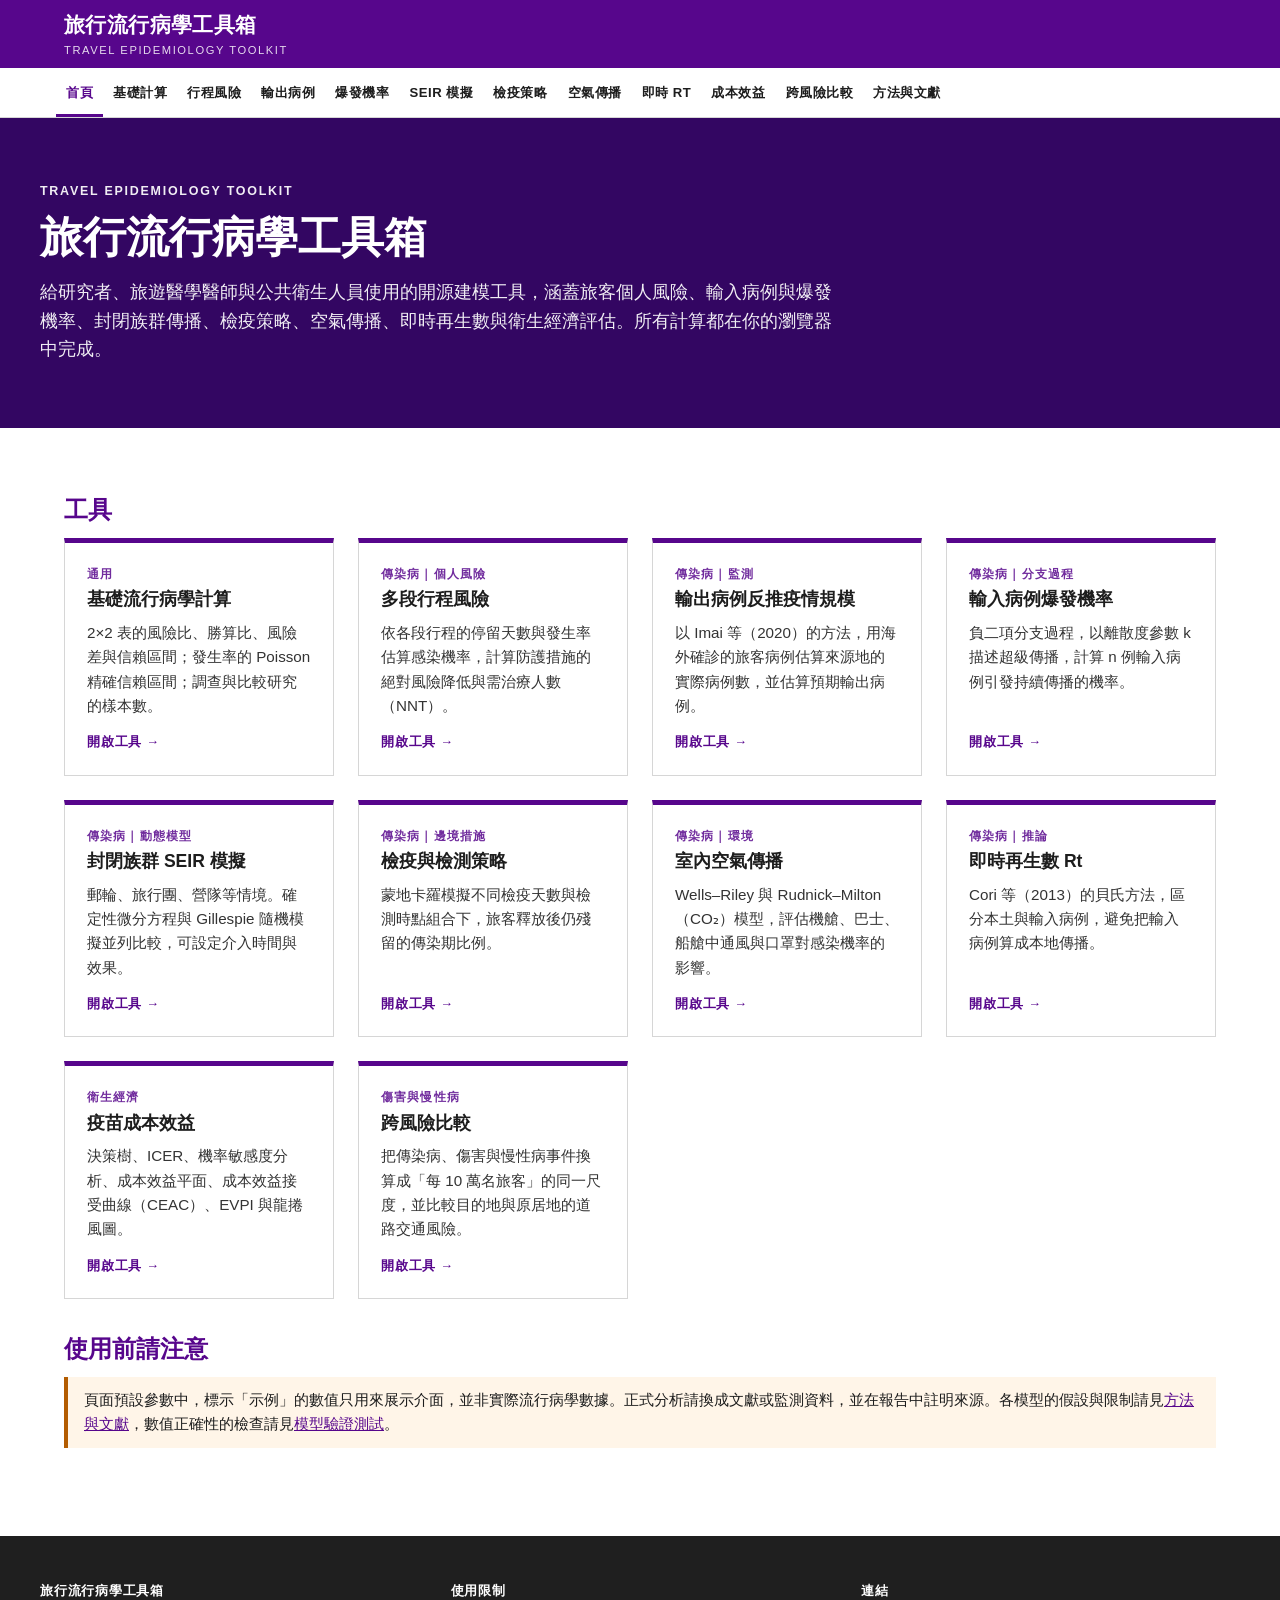
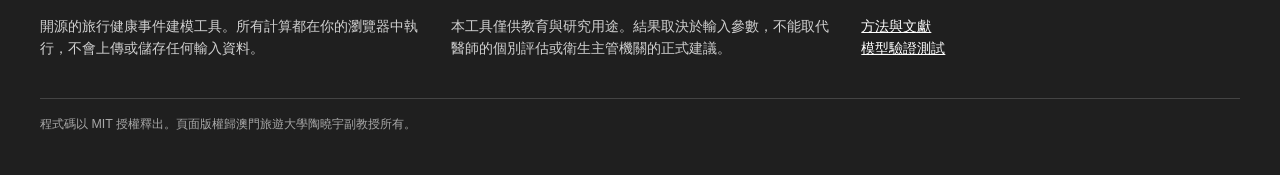
<file: index.html>
<!doctype html>
<html lang="zh-Hant">
<head>
<meta charset="utf-8">
<meta name="viewport" content="width=device-width, initial-scale=1">
<title>旅行流行病學工具箱</title>
<meta name="description" content="旅行相關健康事件的風險估算、傳播模擬與決策分析工具，所有計算在瀏覽器中執行。">
<link rel="stylesheet" href="assets/css/style.css">
</head>
<body data-page="index">
<div id="site-header"></div>
<section class="hero">
  <div class="inner">
    <p class="eyebrow">Travel Epidemiology Toolkit</p>
    <h1>旅行流行病學工具箱</h1>
    <p>給研究者、旅遊醫學醫師與公共衛生人員使用的開源建模工具，涵蓋旅客個人風險、輸入病例與爆發機率、封閉族群傳播、檢疫策略、空氣傳播、即時再生數與衛生經濟評估。所有計算都在你的瀏覽器中完成。</p>
  </div>
</section>
<main id="main" class="container">
  <h2>工具</h2>
  <div class="grid cards">
    <article class="card"><p class="tag">通用</p><h3>基礎流行病學計算</h3><p>2×2 表的風險比、勝算比、風險差與信賴區間；發生率的 Poisson 精確信賴區間；調查與比較研究的樣本數。</p><a class="more" href="calculators.html">開啟工具 →</a></article>
    <article class="card"><p class="tag">傳染病｜個人風險</p><h3>多段行程風險</h3><p>依各段行程的停留天數與發生率估算感染機率，計算防護措施的絕對風險降低與需治療人數（NNT）。</p><a class="more" href="travel-risk.html">開啟工具 →</a></article>
    <article class="card"><p class="tag">傳染病｜監測</p><h3>輸出病例反推疫情規模</h3><p>以 Imai 等（2020）的方法，用海外確診的旅客病例估算來源地的實際病例數，並估算預期輸出病例。</p><a class="more" href="importation.html">開啟工具 →</a></article>
    <article class="card"><p class="tag">傳染病｜分支過程</p><h3>輸入病例爆發機率</h3><p>負二項分支過程，以離散度參數 k 描述超級傳播，計算 n 例輸入病例引發持續傳播的機率。</p><a class="more" href="branching.html">開啟工具 →</a></article>
    <article class="card"><p class="tag">傳染病｜動態模型</p><h3>封閉族群 SEIR 模擬</h3><p>郵輪、旅行團、營隊等情境。確定性微分方程與 Gillespie 隨機模擬並列比較，可設定介入時間與效果。</p><a class="more" href="seir.html">開啟工具 →</a></article>
    <article class="card"><p class="tag">傳染病｜邊境措施</p><h3>檢疫與檢測策略</h3><p>蒙地卡羅模擬不同檢疫天數與檢測時點組合下，旅客釋放後仍殘留的傳染期比例。</p><a class="more" href="quarantine.html">開啟工具 →</a></article>
    <article class="card"><p class="tag">傳染病｜環境</p><h3>室內空氣傳播</h3><p>Wells–Riley 與 Rudnick–Milton（CO₂）模型，評估機艙、巴士、船艙中通風與口罩對感染機率的影響。</p><a class="more" href="airborne.html">開啟工具 →</a></article>
    <article class="card"><p class="tag">傳染病｜推論</p><h3>即時再生數 Rt</h3><p>Cori 等（2013）的貝氏方法，區分本土與輸入病例，避免把輸入病例算成本地傳播。</p><a class="more" href="rt.html">開啟工具 →</a></article>
    <article class="card"><p class="tag">衛生經濟</p><h3>疫苗成本效益</h3><p>決策樹、ICER、機率敏感度分析、成本效益平面、成本效益接受曲線（CEAC）、EVPI 與龍捲風圖。</p><a class="more" href="economics.html">開啟工具 →</a></article>
    <article class="card"><p class="tag">傷害與慢性病</p><h3>跨風險比較</h3><p>把傳染病、傷害與慢性病事件換算成「每 10 萬名旅客」的同一尺度，並比較目的地與原居地的道路交通風險。</p><a class="more" href="comparison.html">開啟工具 →</a></article>
  </div>

  <h2>使用前請注意</h2>
  <div class="warn">
    頁面預設參數中，標示「示例」的數值只用來展示介面，並非實際流行病學數據。正式分析請換成文獻或監測資料，並在報告中註明來源。各模型的假設與限制請見<a href="about.html">方法與文獻</a>，數值正確性的檢查請見<a href="tests.html">模型驗證測試</a>。
  </div>
</main>
<div id="site-footer"></div>
<script src="assets/js/layout.js"></script>
</body>
</html>
</file>
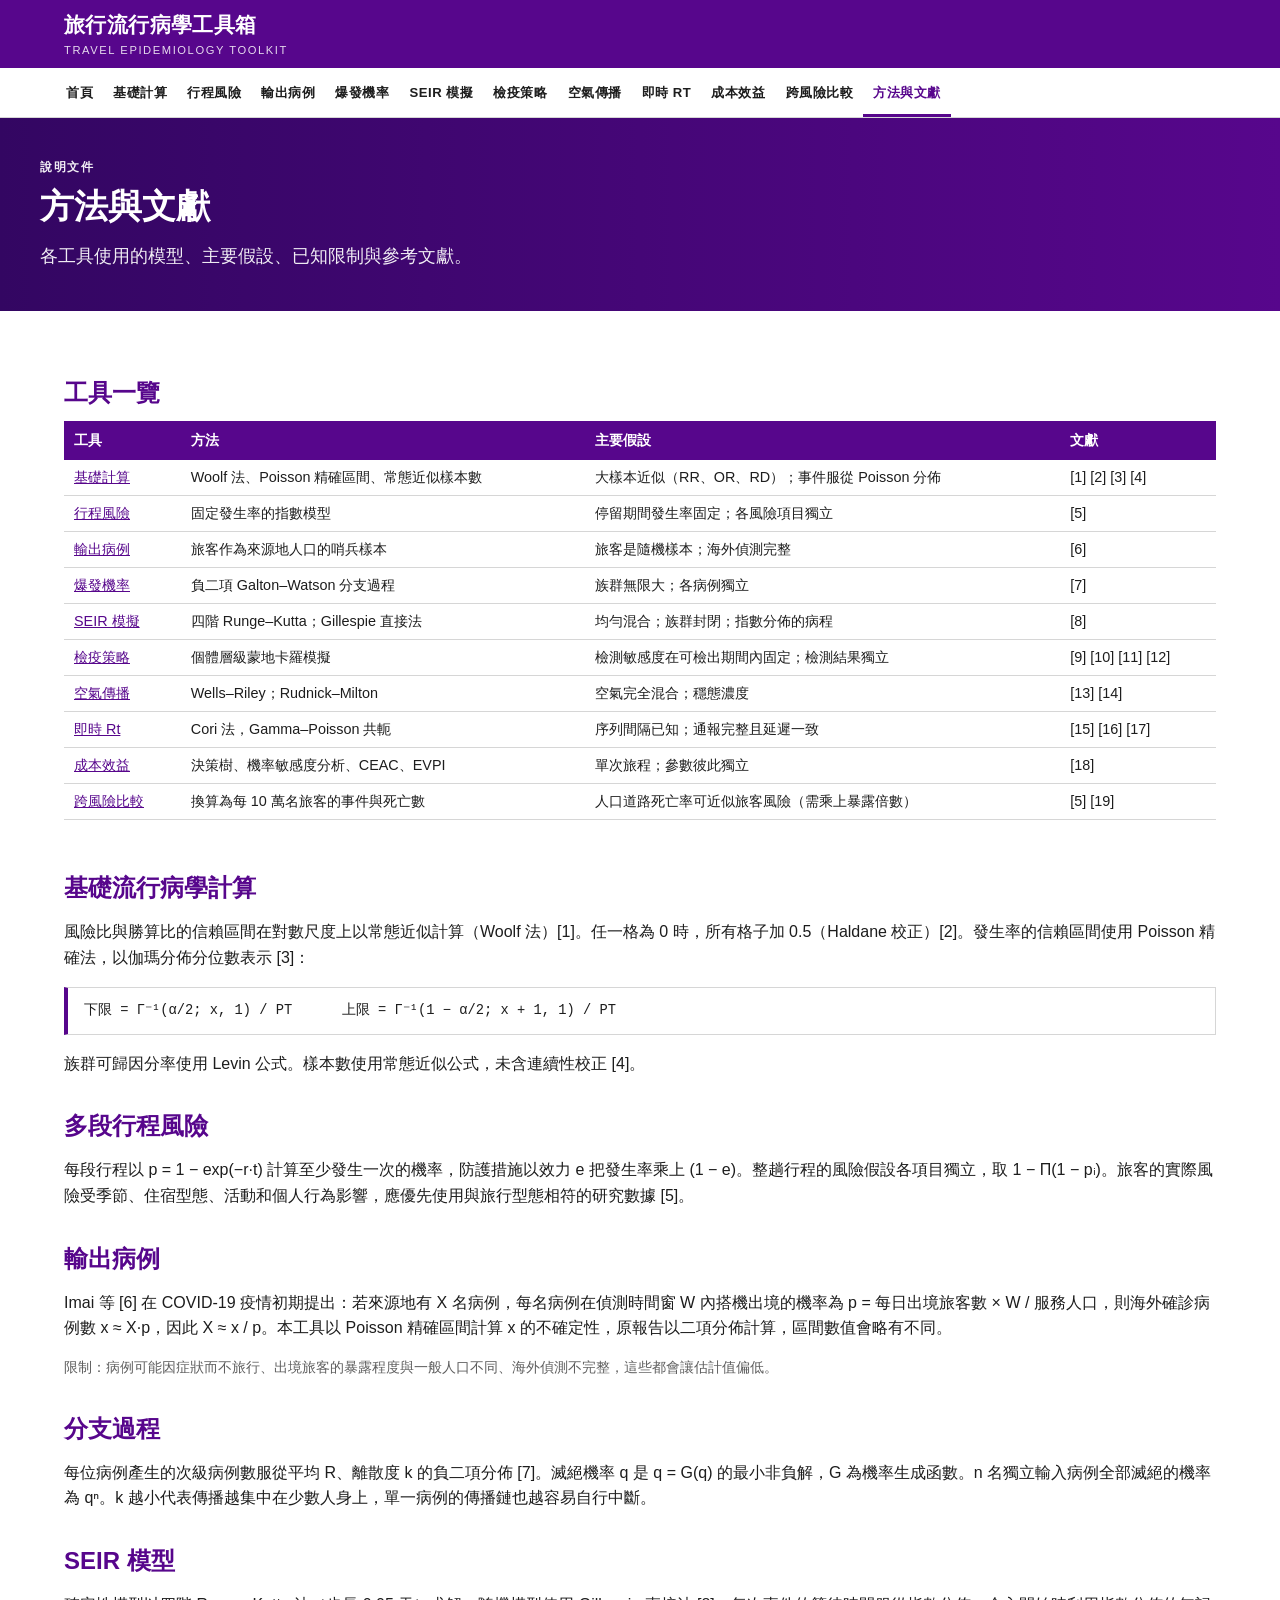
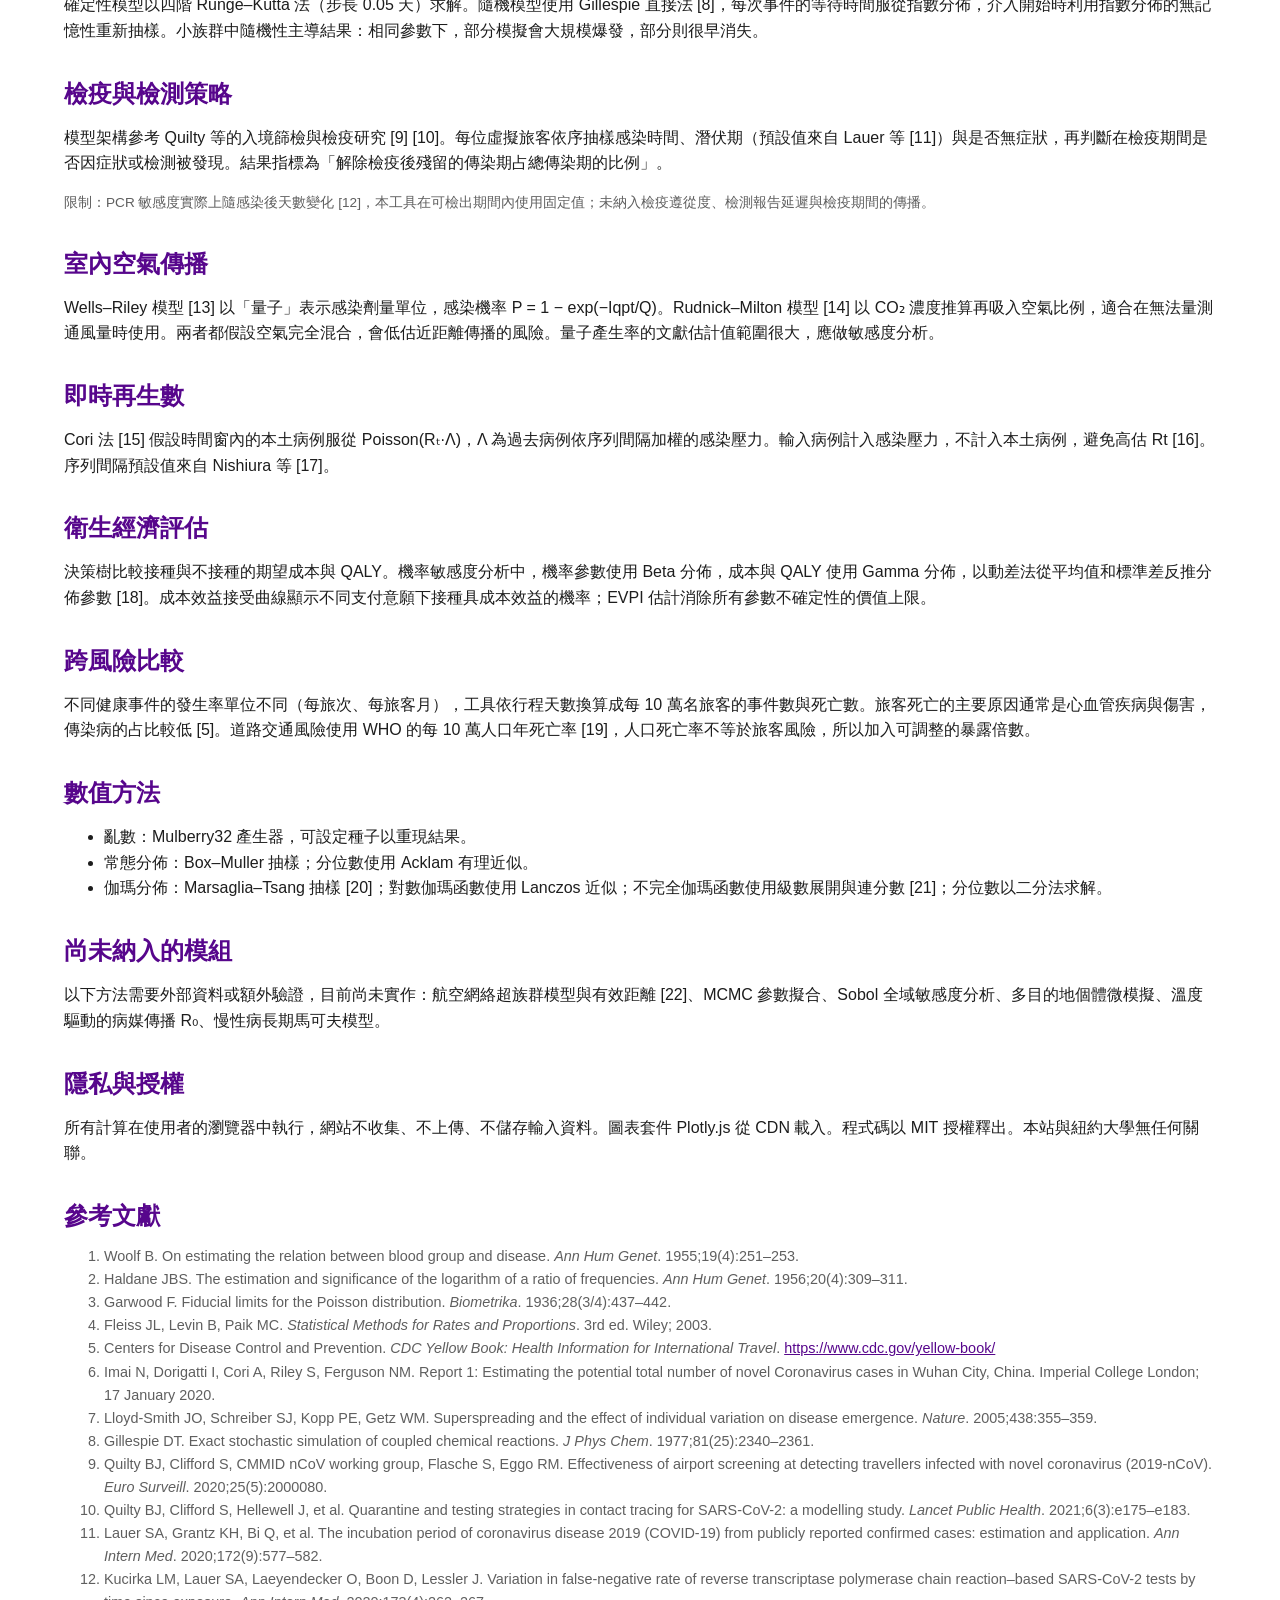
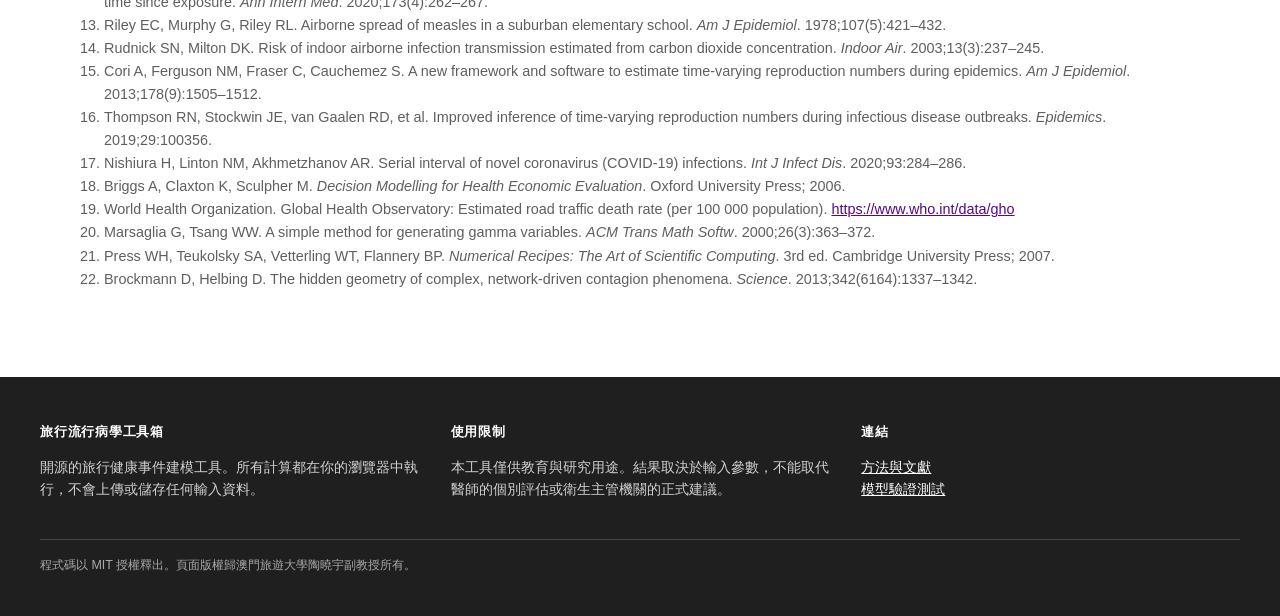
<file: about.html>
<!doctype html>
<html lang="zh-Hant">
<head>
<meta charset="utf-8">
<meta name="viewport" content="width=device-width, initial-scale=1">
<title>方法與文獻｜旅行流行病學工具箱</title>
<link rel="stylesheet" href="assets/css/style.css">
</head>
<body data-page="about">
<div id="site-header"></div>
<section class="hero hero-sm"><div class="inner"><p class="eyebrow">說明文件</p><h1>方法與文獻</h1><p>各工具使用的模型、主要假設、已知限制與參考文獻。</p></div></section>
<main id="main" class="container">

  <h2>工具一覽</h2>
  <div class="table-wrap">
    <table class="data">
      <thead><tr><th>工具</th><th>方法</th><th>主要假設</th><th>文獻</th></tr></thead>
      <tbody>
        <tr><td><a href="calculators.html">基礎計算</a></td><td>Woolf 法、Poisson 精確區間、常態近似樣本數</td><td>大樣本近似（RR、OR、RD）；事件服從 Poisson 分佈</td><td>[1] [2] [3] [4]</td></tr>
        <tr><td><a href="travel-risk.html">行程風險</a></td><td>固定發生率的指數模型</td><td>停留期間發生率固定；各風險項目獨立</td><td>[5]</td></tr>
        <tr><td><a href="importation.html">輸出病例</a></td><td>旅客作為來源地人口的哨兵樣本</td><td>旅客是隨機樣本；海外偵測完整</td><td>[6]</td></tr>
        <tr><td><a href="branching.html">爆發機率</a></td><td>負二項 Galton–Watson 分支過程</td><td>族群無限大；各病例獨立</td><td>[7]</td></tr>
        <tr><td><a href="seir.html">SEIR 模擬</a></td><td>四階 Runge–Kutta；Gillespie 直接法</td><td>均勻混合；族群封閉；指數分佈的病程</td><td>[8]</td></tr>
        <tr><td><a href="quarantine.html">檢疫策略</a></td><td>個體層級蒙地卡羅模擬</td><td>檢測敏感度在可檢出期間內固定；檢測結果獨立</td><td>[9] [10] [11] [12]</td></tr>
        <tr><td><a href="airborne.html">空氣傳播</a></td><td>Wells–Riley；Rudnick–Milton</td><td>空氣完全混合；穩態濃度</td><td>[13] [14]</td></tr>
        <tr><td><a href="rt.html">即時 Rt</a></td><td>Cori 法，Gamma–Poisson 共軛</td><td>序列間隔已知；通報完整且延遲一致</td><td>[15] [16] [17]</td></tr>
        <tr><td><a href="economics.html">成本效益</a></td><td>決策樹、機率敏感度分析、CEAC、EVPI</td><td>單次旅程；參數彼此獨立</td><td>[18]</td></tr>
        <tr><td><a href="comparison.html">跨風險比較</a></td><td>換算為每 10 萬名旅客的事件與死亡數</td><td>人口道路死亡率可近似旅客風險（需乘上暴露倍數）</td><td>[5] [19]</td></tr>
      </tbody>
    </table>
  </div>

  <h2 id="basic">基礎流行病學計算</h2>
  <p>風險比與勝算比的信賴區間在對數尺度上以常態近似計算（Woolf 法）[1]。任一格為 0 時，所有格子加 0.5（Haldane 校正）[2]。發生率的信賴區間使用 Poisson 精確法，以伽瑪分佈分位數表示 [3]：</p>
  <div class="formula">下限 = Γ⁻¹(α/2; x, 1) / PT      上限 = Γ⁻¹(1 − α/2; x + 1, 1) / PT</div>
  <p>族群可歸因分率使用 Levin 公式。樣本數使用常態近似公式，未含連續性校正 [4]。</p>

  <h2 id="travel-risk">多段行程風險</h2>
  <p>每段行程以 p = 1 − exp(−r·t) 計算至少發生一次的機率，防護措施以效力 e 把發生率乘上 (1 − e)。整趟行程的風險假設各項目獨立，取 1 − Π(1 − pᵢ)。旅客的實際風險受季節、住宿型態、活動和個人行為影響，應優先使用與旅行型態相符的研究數據 [5]。</p>

  <h2 id="importation">輸出病例</h2>
  <p>Imai 等 [6] 在 COVID-19 疫情初期提出：若來源地有 X 名病例，每名病例在偵測時間窗 W 內搭機出境的機率為 p = 每日出境旅客數 × W / 服務人口，則海外確診病例數 x ≈ X·p，因此 X ≈ x / p。本工具以 Poisson 精確區間計算 x 的不確定性，原報告以二項分佈計算，區間數值會略有不同。</p>
  <p class="note">限制：病例可能因症狀而不旅行、出境旅客的暴露程度與一般人口不同、海外偵測不完整，這些都會讓估計值偏低。</p>

  <h2 id="branching">分支過程</h2>
  <p>每位病例產生的次級病例數服從平均 R、離散度 k 的負二項分佈 [7]。滅絕機率 q 是 q = G(q) 的最小非負解，G 為機率生成函數。n 名獨立輸入病例全部滅絕的機率為 qⁿ。k 越小代表傳播越集中在少數人身上，單一病例的傳播鏈也越容易自行中斷。</p>

  <h2 id="seir">SEIR 模型</h2>
  <p>確定性模型以四階 Runge–Kutta 法（步長 0.05 天）求解。隨機模型使用 Gillespie 直接法 [8]，每次事件的等待時間服從指數分佈，介入開始時利用指數分佈的無記憶性重新抽樣。小族群中隨機性主導結果：相同參數下，部分模擬會大規模爆發，部分則很早消失。</p>

  <h2 id="quarantine">檢疫與檢測策略</h2>
  <p>模型架構參考 Quilty 等的入境篩檢與檢疫研究 [9] [10]。每位虛擬旅客依序抽樣感染時間、潛伏期（預設值來自 Lauer 等 [11]）與是否無症狀，再判斷在檢疫期間是否因症狀或檢測被發現。結果指標為「解除檢疫後殘留的傳染期占總傳染期的比例」。</p>
  <p class="note">限制：PCR 敏感度實際上隨感染後天數變化 [12]，本工具在可檢出期間內使用固定值；未納入檢疫遵從度、檢測報告延遲與檢疫期間的傳播。</p>

  <h2 id="airborne">室內空氣傳播</h2>
  <p>Wells–Riley 模型 [13] 以「量子」表示感染劑量單位，感染機率 P = 1 − exp(−Iqpt/Q)。Rudnick–Milton 模型 [14] 以 CO₂ 濃度推算再吸入空氣比例，適合在無法量測通風量時使用。兩者都假設空氣完全混合，會低估近距離傳播的風險。量子產生率的文獻估計值範圍很大，應做敏感度分析。</p>

  <h2 id="rt">即時再生數</h2>
  <p>Cori 法 [15] 假設時間窗內的本土病例服從 Poisson(Rₜ·Λ)，Λ 為過去病例依序列間隔加權的感染壓力。輸入病例計入感染壓力，不計入本土病例，避免高估 Rt [16]。序列間隔預設值來自 Nishiura 等 [17]。</p>

  <h2 id="economics">衛生經濟評估</h2>
  <p>決策樹比較接種與不接種的期望成本與 QALY。機率敏感度分析中，機率參數使用 Beta 分佈，成本與 QALY 使用 Gamma 分佈，以動差法從平均值和標準差反推分佈參數 [18]。成本效益接受曲線顯示不同支付意願下接種具成本效益的機率；EVPI 估計消除所有參數不確定性的價值上限。</p>

  <h2 id="comparison">跨風險比較</h2>
  <p>不同健康事件的發生率單位不同（每旅次、每旅客月），工具依行程天數換算成每 10 萬名旅客的事件數與死亡數。旅客死亡的主要原因通常是心血管疾病與傷害，傳染病的占比較低 [5]。道路交通風險使用 WHO 的每 10 萬人口年死亡率 [19]，人口死亡率不等於旅客風險，所以加入可調整的暴露倍數。</p>

  <h2 id="numerics">數值方法</h2>
  <ul>
    <li>亂數：Mulberry32 產生器，可設定種子以重現結果。</li>
    <li>常態分佈：Box–Muller 抽樣；分位數使用 Acklam 有理近似。</li>
    <li>伽瑪分佈：Marsaglia–Tsang 抽樣 [20]；對數伽瑪函數使用 Lanczos 近似；不完全伽瑪函數使用級數展開與連分數 [21]；分位數以二分法求解。</li>
  </ul>

  <h2 id="limits">尚未納入的模組</h2>
  <p>以下方法需要外部資料或額外驗證，目前尚未實作：航空網絡超族群模型與有效距離 [22]、MCMC 參數擬合、Sobol 全域敏感度分析、多目的地個體微模擬、溫度驅動的病媒傳播 R₀、慢性病長期馬可夫模型。</p>

  <h2 id="privacy">隱私與授權</h2>
  <p>所有計算在使用者的瀏覽器中執行，網站不收集、不上傳、不儲存輸入資料。圖表套件 Plotly.js 從 CDN 載入。程式碼以 MIT 授權釋出。本站與紐約大學無任何關聯。</p>

  <h2 id="refs">參考文獻</h2>
  <ol class="note" style="font-size:.9rem">
    <li>Woolf B. On estimating the relation between blood group and disease. <em>Ann Hum Genet</em>. 1955;19(4):251–253.</li>
    <li>Haldane JBS. The estimation and significance of the logarithm of a ratio of frequencies. <em>Ann Hum Genet</em>. 1956;20(4):309–311.</li>
    <li>Garwood F. Fiducial limits for the Poisson distribution. <em>Biometrika</em>. 1936;28(3/4):437–442.</li>
    <li>Fleiss JL, Levin B, Paik MC. <em>Statistical Methods for Rates and Proportions</em>. 3rd ed. Wiley; 2003.</li>
    <li>Centers for Disease Control and Prevention. <em>CDC Yellow Book: Health Information for International Travel</em>. <a href="https://www.cdc.gov/yellow-book/">https://www.cdc.gov/yellow-book/</a></li>
    <li>Imai N, Dorigatti I, Cori A, Riley S, Ferguson NM. Report 1: Estimating the potential total number of novel Coronavirus cases in Wuhan City, China. Imperial College London; 17 January 2020.</li>
    <li>Lloyd-Smith JO, Schreiber SJ, Kopp PE, Getz WM. Superspreading and the effect of individual variation on disease emergence. <em>Nature</em>. 2005;438:355–359.</li>
    <li>Gillespie DT. Exact stochastic simulation of coupled chemical reactions. <em>J Phys Chem</em>. 1977;81(25):2340–2361.</li>
    <li>Quilty BJ, Clifford S, CMMID nCoV working group, Flasche S, Eggo RM. Effectiveness of airport screening at detecting travellers infected with novel coronavirus (2019-nCoV). <em>Euro Surveill</em>. 2020;25(5):2000080.</li>
    <li>Quilty BJ, Clifford S, Hellewell J, et al. Quarantine and testing strategies in contact tracing for SARS-CoV-2: a modelling study. <em>Lancet Public Health</em>. 2021;6(3):e175–e183.</li>
    <li>Lauer SA, Grantz KH, Bi Q, et al. The incubation period of coronavirus disease 2019 (COVID-19) from publicly reported confirmed cases: estimation and application. <em>Ann Intern Med</em>. 2020;172(9):577–582.</li>
    <li>Kucirka LM, Lauer SA, Laeyendecker O, Boon D, Lessler J. Variation in false-negative rate of reverse transcriptase polymerase chain reaction–based SARS-CoV-2 tests by time since exposure. <em>Ann Intern Med</em>. 2020;173(4):262–267.</li>
    <li>Riley EC, Murphy G, Riley RL. Airborne spread of measles in a suburban elementary school. <em>Am J Epidemiol</em>. 1978;107(5):421–432.</li>
    <li>Rudnick SN, Milton DK. Risk of indoor airborne infection transmission estimated from carbon dioxide concentration. <em>Indoor Air</em>. 2003;13(3):237–245.</li>
    <li>Cori A, Ferguson NM, Fraser C, Cauchemez S. A new framework and software to estimate time-varying reproduction numbers during epidemics. <em>Am J Epidemiol</em>. 2013;178(9):1505–1512.</li>
    <li>Thompson RN, Stockwin JE, van Gaalen RD, et al. Improved inference of time-varying reproduction numbers during infectious disease outbreaks. <em>Epidemics</em>. 2019;29:100356.</li>
    <li>Nishiura H, Linton NM, Akhmetzhanov AR. Serial interval of novel coronavirus (COVID-19) infections. <em>Int J Infect Dis</em>. 2020;93:284–286.</li>
    <li>Briggs A, Claxton K, Sculpher M. <em>Decision Modelling for Health Economic Evaluation</em>. Oxford University Press; 2006.</li>
    <li>World Health Organization. Global Health Observatory: Estimated road traffic death rate (per 100 000 population). <a href="https://www.who.int/data/gho">https://www.who.int/data/gho</a></li>
    <li>Marsaglia G, Tsang WW. A simple method for generating gamma variables. <em>ACM Trans Math Softw</em>. 2000;26(3):363–372.</li>
    <li>Press WH, Teukolsky SA, Vetterling WT, Flannery BP. <em>Numerical Recipes: The Art of Scientific Computing</em>. 3rd ed. Cambridge University Press; 2007.</li>
    <li>Brockmann D, Helbing D. The hidden geometry of complex, network-driven contagion phenomena. <em>Science</em>. 2013;342(6164):1337–1342.</li>
  </ol>
</main>
<div id="site-footer"></div>
<script src="assets/js/layout.js"></script>
</body>
</html>
</file>
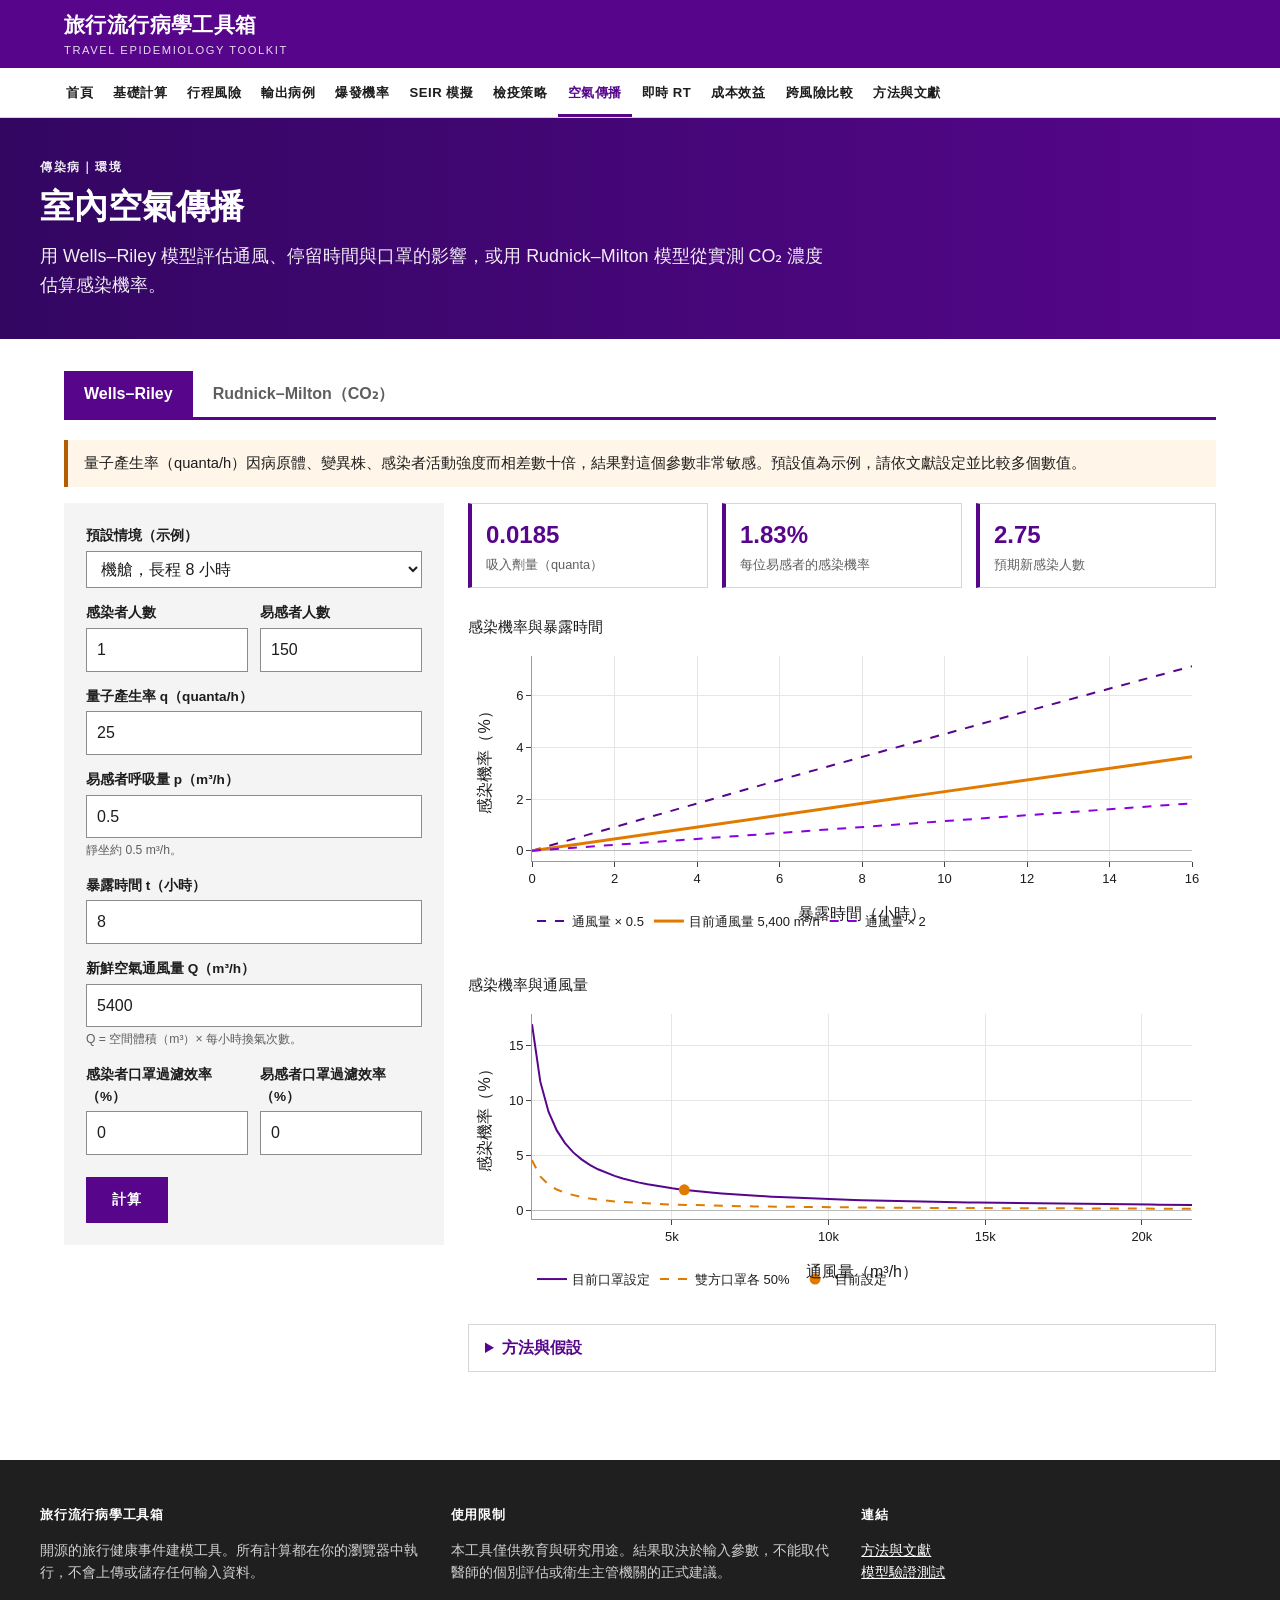
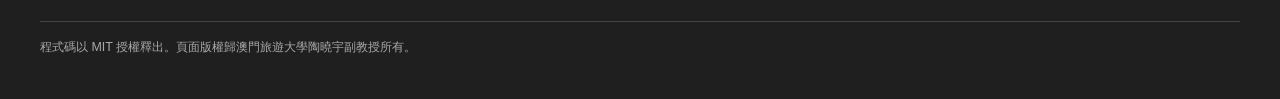
<file: airborne.html>
<!doctype html>
<html lang="zh-Hant">
<head>
<meta charset="utf-8">
<meta name="viewport" content="width=device-width, initial-scale=1">
<title>室內空氣傳播｜旅行流行病學工具箱</title>
<link rel="stylesheet" href="assets/css/style.css">
<script src="https://cdn.plot.ly/plotly-2.35.2.min.js"></script>
</head>
<body data-page="airborne">
<div id="site-header"></div>
<section class="hero hero-sm"><div class="inner"><p class="eyebrow">傳染病｜環境</p><h1>室內空氣傳播</h1><p>用 Wells–Riley 模型評估通風、停留時間與口罩的影響，或用 Rudnick–Milton 模型從實測 CO₂ 濃度估算感染機率。</p></div></section>
<main id="main" class="container">
  <div class="tabs" role="tablist">
    <button class="active" data-tab="tab-wr" role="tab" aria-selected="true">Wells–Riley</button>
    <button data-tab="tab-rm" role="tab" aria-selected="false">Rudnick–Milton（CO₂）</button>
  </div>
  <div class="error" id="error" role="alert" hidden></div>
  <div class="warn">量子產生率（quanta/h）因病原體、變異株、感染者活動強度而相差數十倍，結果對這個參數非常敏感。預設值為示例，請依文獻設定並比較多個數值。</div>

  <section class="tab-panel active" id="tab-wr">
    <div class="grid grid-2">
      <div class="panel">
        <div class="field"><label for="wPreset">預設情境（示例）</label>
          <select id="wPreset"><option value="cabin">機艙，長程 8 小時</option><option value="bus">長途巴士，4 小時</option><option value="ship">船艙 4 人房，10 小時</option><option value="rest">餐廳，1.5 小時</option></select></div>
        <div class="row-2">
          <div class="field"><label for="wI">感染者人數</label><input id="wI" type="number" value="1"></div>
          <div class="field"><label for="wN">易感者人數</label><input id="wN" type="number" value="150"></div>
        </div>
        <div class="field"><label for="wQuanta">量子產生率 q（quanta/h）</label><input id="wQuanta" type="number" step="any" value="25"></div>
        <div class="field"><label for="wP">易感者呼吸量 p（m³/h）</label><input id="wP" type="number" step="0.05" value="0.5"><div class="hint">靜坐約 0.5 m³/h。</div></div>
        <div class="field"><label for="wT">暴露時間 t（小時）</label><input id="wT" type="number" step="0.5" value="8"></div>
        <div class="field"><label for="wQ">新鮮空氣通風量 Q（m³/h）</label><input id="wQ" type="number" step="any" value="5400"><div class="hint">Q = 空間體積（m³）× 每小時換氣次數。</div></div>
        <div class="row-2">
          <div class="field"><label for="wMI">感染者口罩過濾效率（%）</label><input id="wMI" type="number" value="0"></div>
          <div class="field"><label for="wMS">易感者口罩過濾效率（%）</label><input id="wMS" type="number" value="0"></div>
        </div>
        <div class="btn-row"><button class="btn" id="calcWR">計算</button></div>
      </div>
      <div>
        <div class="kpis" id="kpiWR"></div>
        <div id="chartWRt" class="chart short"></div>
        <div id="chartWRq" class="chart short"></div>
        <details><summary>方法與假設</summary>
          <div class="formula">吸入劑量 D = I × q × p × t × (1 − 感染者口罩) × (1 − 易感者口罩) / Q
感染機率 P = 1 − exp(−D)
預期新感染人數 = 易感者人數 × P</div>
          <p class="note">Wells–Riley 假設室內空氣完全混合、濃度達穩態、通風量固定。機艙的氣流以分區送風為主，鄰座風險高於遠處座位，完全混合的假設會低估近距離風險、高估遠處風險。</p>
        </details>
      </div>
    </div>
  </section>

  <section class="tab-panel" id="tab-rm">
    <div class="grid grid-2">
      <div class="panel">
        <div class="field"><label for="rC">室內 CO₂ 濃度（ppm）</label><input id="rC" type="number" value="1200"></div>
        <div class="field"><label for="rC0">室外 CO₂ 濃度（ppm）</label><input id="rC0" type="number" value="420"></div>
        <div class="field"><label for="rCa">呼出氣 CO₂ 濃度（ppm）</label><input id="rCa" type="number" value="38000"><div class="hint">約 3.8%。</div></div>
        <div class="row-2">
          <div class="field"><label for="rI">感染者人數</label><input id="rI" type="number" value="1"></div>
          <div class="field"><label for="rN">室內總人數</label><input id="rN" type="number" value="40"></div>
        </div>
        <div class="field"><label for="rQ">量子產生率 q（quanta/h）</label><input id="rQ" type="number" step="any" value="25"></div>
        <div class="field"><label for="rT">暴露時間 t（小時）</label><input id="rT" type="number" step="0.5" value="4"></div>
        <div class="btn-row"><button class="btn" id="calcRM">計算</button></div>
      </div>
      <div>
        <div class="kpis" id="kpiRM"></div>
        <div id="chartRM" class="chart short"></div>
        <details><summary>方法與假設</summary>
          <div class="formula">再吸入空氣比例 f = (C − C₀) / Cₐ
感染機率 P = 1 − exp(−f × I × q × t / n)，n 為室內總人數</div>
          <p class="note">假設 CO₂ 濃度在暴露期間處於穩態，且室內 CO₂ 全部來自在場人員的呼吸。若有其他 CO₂ 來源（燃燒、植物），或空間配有過濾與紫外線殺菌等不影響 CO₂ 的措施，估計會有偏差。</p>
        </details>
      </div>
    </div>
  </section>
</main>
<div id="site-footer"></div>
<script src="assets/js/epi.js"></script>
<script src="assets/js/layout.js"></script>
<script>
UI.initTabs();
const PRESETS = {
  cabin: { wN: 150, wT: 8, wQ: 5400 },
  bus: { wN: 40, wT: 4, wQ: 600 },
  ship: { wN: 3, wT: 10, wQ: 60 },
  rest: { wN: 50, wT: 1.5, wQ: 1500 }
};
document.getElementById('wPreset').addEventListener('change', e => {
  Object.entries(PRESETS[e.target.value]).forEach(([id, v]) => { document.getElementById(id).value = v; });
  calcWR();
});

const calcWR = UI.run('calcWR', () => {
  const o = {
    I: UI.num('wI', { min: 0, max: 1000 }), q: UI.num('wQuanta', { min: 0 }), p: UI.num('wP', { min: 0.01, max: 10 }),
    t: UI.num('wT', { min: 0, max: 720 }), Q: UI.num('wQ', { min: 0.01 }),
    maskI: UI.num('wMI', { min: 0, max: 100 }) / 100, maskS: UI.num('wMS', { min: 0, max: 100 }) / 100
  };
  const n = UI.num('wN', { min: 0, int: true }), r = Epi.wellsRiley(o);
  UI.kpis('kpiWR', [
    ['吸入劑量（quanta）', UI.fmt(r.dose, 4)],
    ['每位易感者的感染機率', UI.pct(r.P, 2)],
    ['預期新感染人數', UI.fmt(n * r.P, 2)]
  ]);
  const ts = Array.from({ length: 81 }, (_, i) => i * Math.max(o.t, 1) * 2 / 80);
  UI.plot('chartWRt', [0.5, 1, 2].map(m => ({
    x: ts, y: ts.map(t => Epi.wellsRiley({ ...o, t, Q: o.Q * m }).P * 100), mode: 'lines',
    name: m === 1 ? `目前通風量 ${UI.fmt(o.Q, 0)} m³/h` : `通風量 × ${m}`, line: { width: m === 1 ? 3 : 2, dash: m === 1 ? 'solid' : 'dash' }
  })), { title: '感染機率與暴露時間', xaxis: { title: '暴露時間（小時）' }, yaxis: { title: '感染機率（%）' } });
  const Qs = Array.from({ length: 81 }, (_, i) => o.Q * (0.1 + i * 3.9 / 80));
  UI.plot('chartWRq', [
    { x: Qs, y: Qs.map(Q => Epi.wellsRiley({ ...o, Q }).P * 100), mode: 'lines', name: '目前口罩設定' },
    { x: Qs, y: Qs.map(Q => Epi.wellsRiley({ ...o, Q, maskI: 0.5, maskS: 0.5 }).P * 100), mode: 'lines', name: '雙方口罩各 50%', line: { dash: 'dash' } },
    { x: [o.Q], y: [r.P * 100], mode: 'markers', name: '目前設定', marker: { size: 11, color: '#e07b00' } }
  ], { title: '感染機率與通風量', xaxis: { title: '通風量（m³/h）' }, yaxis: { title: '感染機率（%）' } });
});
calcWR();

UI.run('calcRM', () => {
  const C = UI.num('rC', { min: 0 }), C0 = UI.num('rC0', { min: 0 }), Ca = UI.num('rCa', { min: 1000 });
  if (C <= C0) throw new Error('室內 CO₂ 濃度必須高於室外濃度');
  const I = UI.num('rI', { min: 0 }), n = UI.num('rN', { min: 1, int: true });
  if (I > n) throw new Error('感染者人數不能超過室內總人數');
  const q = UI.num('rQ', { min: 0 }), t = UI.num('rT', { min: 0, max: 720 });
  const r = Epi.rudnickMilton({ C, C0, Ca, I, q, t, n });
  UI.kpis('kpiRM', [
    ['再吸入空氣比例 f', UI.pct(r.f, 2)],
    ['每位易感者的感染機率', UI.pct(r.P, 2)],
    ['預期新感染人數', UI.fmt((n - I) * r.P, 2)]
  ]);
  const Cs = Array.from({ length: 81 }, (_, i) => C0 + 20 + i * (Math.max(3000, C * 1.5) - C0 - 20) / 80);
  UI.plot('chartRM', [
    { x: Cs, y: Cs.map(c => Epi.rudnickMilton({ C: c, C0, Ca, I, q, t, n }).P * 100), mode: 'lines', name: '感染機率' },
    { x: [C], y: [r.P * 100], mode: 'markers', name: '目前設定', marker: { size: 11, color: '#e07b00' } }
  ], { title: '感染機率與室內 CO₂ 濃度', xaxis: { title: 'CO₂（ppm）' }, yaxis: { title: '感染機率（%）' } });
})();
</script>
</body>
</html>
</file>
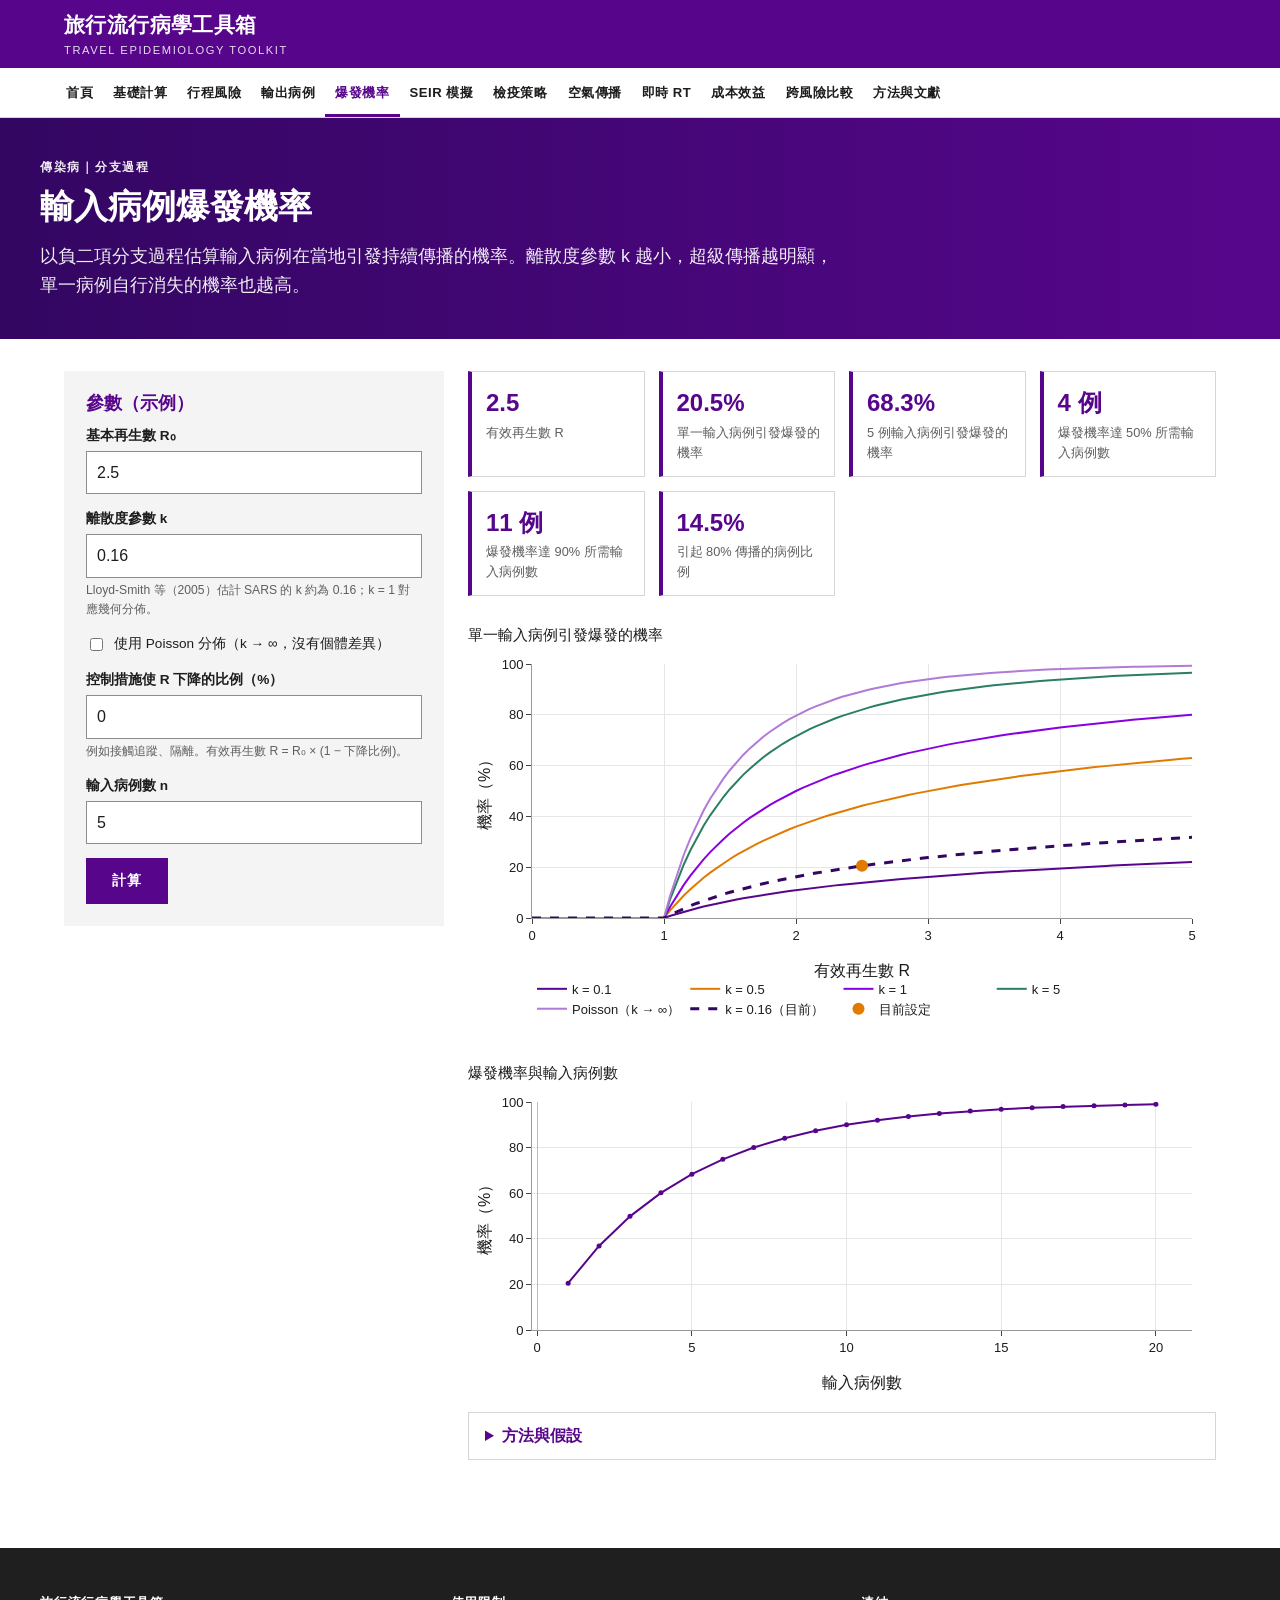
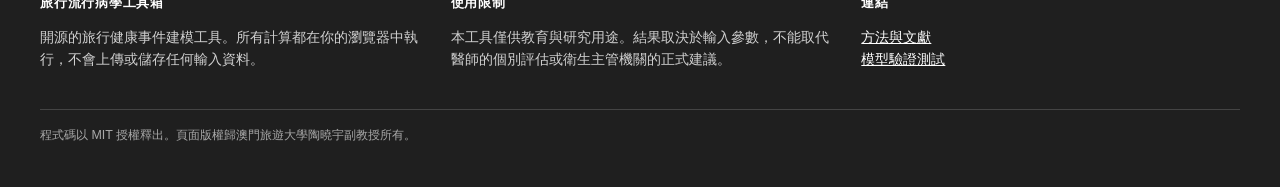
<file: branching.html>
<!doctype html>
<html lang="zh-Hant">
<head>
<meta charset="utf-8">
<meta name="viewport" content="width=device-width, initial-scale=1">
<title>輸入病例爆發機率｜旅行流行病學工具箱</title>
<link rel="stylesheet" href="assets/css/style.css">
<script src="https://cdn.plot.ly/plotly-2.35.2.min.js"></script>
</head>
<body data-page="branching">
<div id="site-header"></div>
<section class="hero hero-sm"><div class="inner"><p class="eyebrow">傳染病｜分支過程</p><h1>輸入病例爆發機率</h1><p>以負二項分支過程估算輸入病例在當地引發持續傳播的機率。離散度參數 k 越小，超級傳播越明顯，單一病例自行消失的機率也越高。</p></div></section>
<main id="main" class="container">
  <div class="error" id="error" role="alert" hidden></div>
  <div class="grid grid-2">
    <div class="panel">
      <h3>參數（示例）</h3>
      <div class="field"><label for="bR">基本再生數 R₀</label><input id="bR" type="number" step="0.1" value="2.5"></div>
      <div class="field"><label for="bK">離散度參數 k</label><input id="bK" type="number" step="0.01" value="0.16">
        <div class="hint">Lloyd-Smith 等（2005）估計 SARS 的 k 約為 0.16；k = 1 對應幾何分佈。</div></div>
      <div class="field check"><label><input type="checkbox" id="bPois"> 使用 Poisson 分佈（k → ∞，沒有個體差異）</label></div>
      <div class="field"><label for="bC">控制措施使 R 下降的比例（%）</label><input id="bC" type="number" value="0">
        <div class="hint">例如接觸追蹤、隔離。有效再生數 R = R₀ × (1 − 下降比例)。</div></div>
      <div class="field"><label for="bN">輸入病例數 n</label><input id="bN" type="number" min="1" value="5"></div>
      <div class="btn-row"><button class="btn" id="calcB">計算</button></div>
    </div>
    <div>
      <div class="kpis" id="kpis"></div>
      <div id="chartR" class="chart"></div>
      <div id="chartN" class="chart short"></div>
      <details><summary>方法與假設</summary>
        <div class="formula">每位病例的次級病例數 ~ 負二項分佈（平均 R，離散度 k）
機率生成函數 G(s) = (1 + (R/k)(1 − s))^(−k)；Poisson 時 G(s) = exp(R(s − 1))
單一病例的滅絕機率 q 為 q = G(q) 的最小非負解（固定點迭代）
n 例輸入病例引發爆發的機率 = 1 − qⁿ
引起 80% 傳播的病例比例：個人再生數 ν ~ Gamma(k, R/k)
  x = F⁻¹_{k+1}(0.2)，比例 = 1 − F_k(x)（F 為相同尺度參數的 Gamma 累積分佈）</div>
        <p class="note">「爆發」指傳播鏈不會自行滅絕（大規模流行），未考慮族群大小有限、易感者耗竭或傳播的季節性。各輸入病例視為彼此獨立。</p>
      </details>
    </div>
  </div>
</main>
<div id="site-footer"></div>
<script src="assets/js/epi.js"></script>
<script src="assets/js/layout.js"></script>
<script>
document.getElementById('bPois').addEventListener('change', e => { document.getElementById('bK').disabled = e.target.checked; });

const calc = UI.run('calcB', () => {
  const R0 = UI.num('bR', { min: 0, max: 20 }), pois = UI.checked('bPois');
  const k = pois ? Infinity : UI.num('bK', { min: 0.001, max: 1000 });
  const c = UI.num('bC', { min: 0, max: 100 }) / 100, n = UI.num('bN', { min: 1, max: 10000, int: true });
  const R = R0 * (1 - c), q = Epi.extinctionProb(R, k), P1 = 1 - q, Pn = 1 - Math.pow(q, n);
  const need = p => (q >= 1 ? '不會發生' : UI.fmt(Math.max(1, Math.ceil(Math.log(1 - p) / Math.log(q))), 0) + ' 例');

  let top = '—';
  if (Number.isFinite(k) && k <= 100 && R > 0) {
    const theta = R / k, x = Epi.qgamma(0.2, k + 1, theta);
    top = UI.pct(1 - Epi.pgamma(x, k, theta), 1);
  }
  UI.kpis('kpis', [
    ['有效再生數 R', UI.fmt(R, 2)],
    ['單一輸入病例引發爆發的機率', UI.pct(P1, 1)],
    [`${n} 例輸入病例引發爆發的機率`, UI.pct(Pn, 1)],
    ['爆發機率達 50% 所需輸入病例數', need(0.5)],
    ['爆發機率達 90% 所需輸入病例數', need(0.9)],
    ['引起 80% 傳播的病例比例', top]
  ]);

  const Rs = Array.from({ length: 101 }, (_, i) => i * 0.05);
  const ks = [0.1, 0.5, 1, 5, Infinity];
  const traces = ks.map(kk => ({
    x: Rs, y: Rs.map(r => (1 - Epi.extinctionProb(r, kk)) * 100), mode: 'lines',
    name: Number.isFinite(kk) ? `k = ${kk}` : 'Poisson（k → ∞）'
  }));
  if (!ks.includes(k)) {
    traces.push({ x: Rs, y: Rs.map(r => (1 - Epi.extinctionProb(r, k)) * 100), mode: 'lines', name: `k = ${k}（目前）`, line: { dash: 'dash', width: 3 } });
  }
  traces.push({ x: [R], y: [P1 * 100], mode: 'markers', name: '目前設定', marker: { size: 12, color: '#e07b00' } });
  UI.plot('chartR', traces, { title: '單一輸入病例引發爆發的機率', xaxis: { title: '有效再生數 R' }, yaxis: { title: '機率（%）', range: [0, 100] } });

  const ns = Array.from({ length: Math.max(20, n) }, (_, i) => i + 1);
  UI.plot('chartN', [
    { x: ns, y: ns.map(m => (1 - Math.pow(q, m)) * 100), mode: 'lines+markers', name: '爆發機率', marker: { size: 5 } }
  ], { title: '爆發機率與輸入病例數', xaxis: { title: '輸入病例數' }, yaxis: { title: '機率（%）', range: [0, 100] }, showlegend: false });
});
calc();
</script>
</body>
</html>
</file>
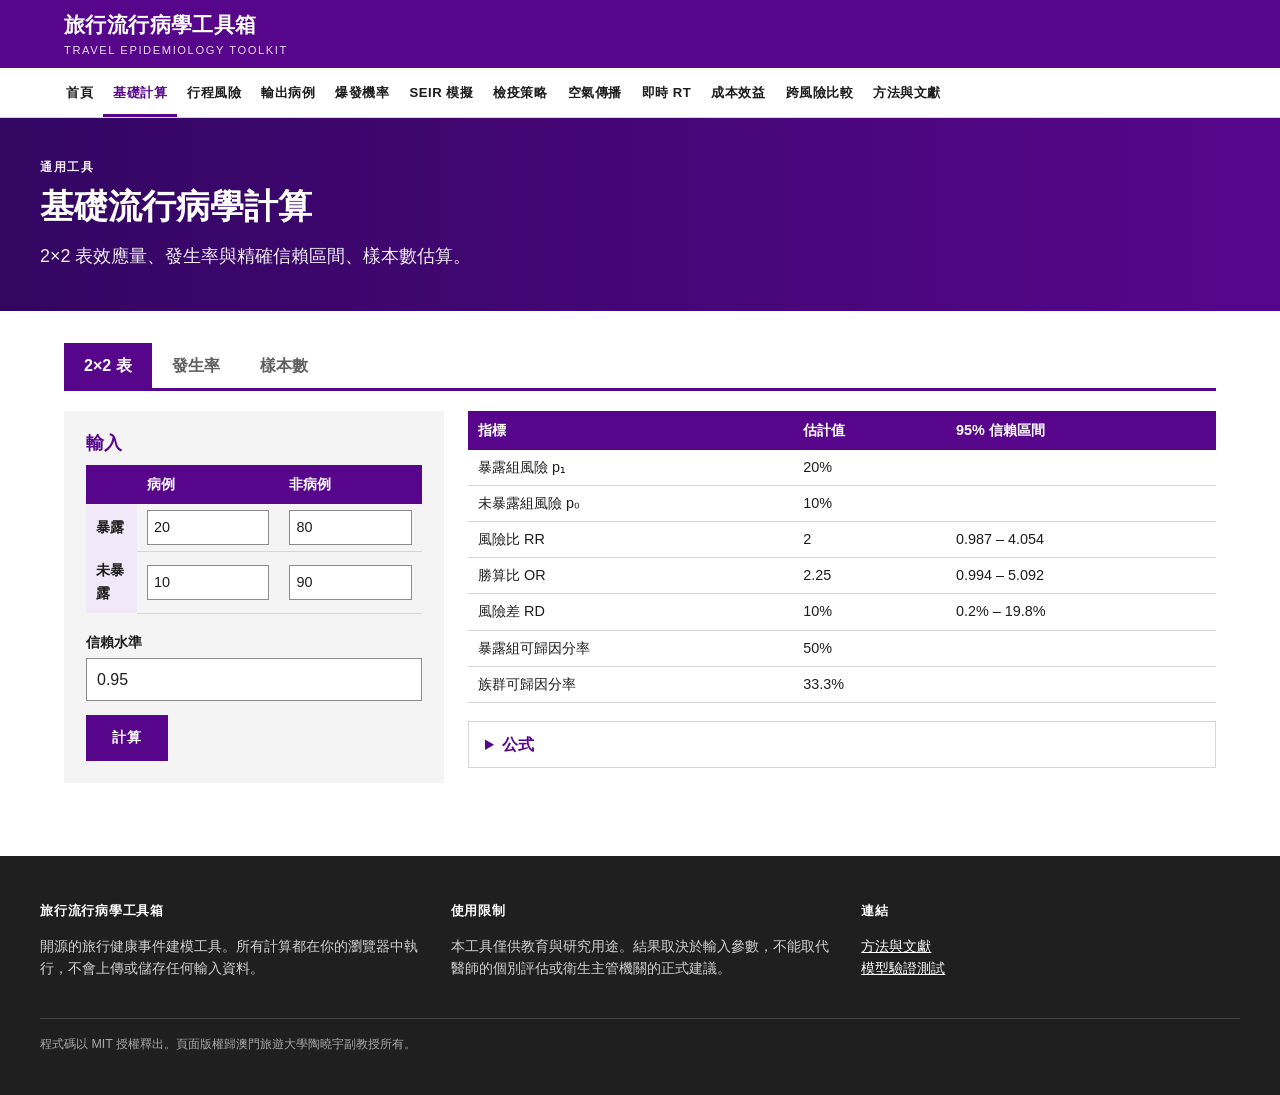
<file: calculators.html>
<!doctype html>
<html lang="zh-Hant">
<head>
<meta charset="utf-8">
<meta name="viewport" content="width=device-width, initial-scale=1">
<title>基礎流行病學計算｜旅行流行病學工具箱</title>
<link rel="stylesheet" href="assets/css/style.css">
</head>
<body data-page="calculators">
<div id="site-header"></div>
<section class="hero hero-sm"><div class="inner"><p class="eyebrow">通用工具</p><h1>基礎流行病學計算</h1><p>2×2 表效應量、發生率與精確信賴區間、樣本數估算。</p></div></section>
<main id="main" class="container">
  <div class="tabs" role="tablist">
    <button class="active" data-tab="tab-22" role="tab" aria-selected="true">2×2 表</button>
    <button data-tab="tab-rate" role="tab" aria-selected="false">發生率</button>
    <button data-tab="tab-ss" role="tab" aria-selected="false">樣本數</button>
  </div>
  <div class="error" id="error" role="alert" hidden></div>

  <section class="tab-panel active" id="tab-22">
    <div class="grid grid-2">
      <div class="panel">
        <h3>輸入</h3>
        <table class="data">
          <thead><tr><th></th><th>病例</th><th>非病例</th></tr></thead>
          <tbody>
            <tr><th scope="row">暴露</th><td><input id="a" type="number" min="0" value="20" aria-label="暴露組病例 a"></td><td><input id="b" type="number" min="0" value="80" aria-label="暴露組非病例 b"></td></tr>
            <tr><th scope="row">未暴露</th><td><input id="c" type="number" min="0" value="10" aria-label="未暴露組病例 c"></td><td><input id="d" type="number" min="0" value="90" aria-label="未暴露組非病例 d"></td></tr>
          </tbody>
        </table>
        <div class="field"><label for="conf22">信賴水準</label><input id="conf22" type="number" step="0.01" value="0.95"></div>
        <div class="btn-row"><button class="btn" id="calc22">計算</button></div>
      </div>
      <div>
        <div id="out22"></div>
        <details><summary>公式</summary><div class="formula">RR = [a/(a+b)] / [c/(c+d)]，  SE(ln RR) = √(1/a − 1/(a+b) + 1/c − 1/(c+d))
OR = ad / bc，  SE(ln OR) = √(1/a + 1/b + 1/c + 1/d)（Woolf 法）
RD = p₁ − p₀，  SE = √(p₁(1−p₁)/n₁ + p₀(1−p₀)/n₀)
暴露組可歸因分率 = (RR − 1) / RR
族群可歸因分率（Levin）= pₑ(RR − 1) / [1 + pₑ(RR − 1)]，pₑ 取自本表暴露比例</div>
        <p class="note">族群可歸因分率只有在本表的暴露比例能代表目標族群時才有意義（例如世代研究）。病例對照研究請只看勝算比。</p></details>
      </div>
    </div>
  </section>

  <section class="tab-panel" id="tab-rate">
    <div class="grid grid-2">
      <div class="panel">
        <h3>第 1 組</h3>
        <div class="row-2">
          <div class="field"><label for="x1">事件數</label><input id="x1" type="number" min="0" value="12"></div>
          <div class="field"><label for="pt1">人時（人日）</label><input id="pt1" type="number" min="0" value="42000"></div>
        </div>
        <div class="field check"><label><input type="checkbox" id="compare" checked> 與第 2 組比較（發生率比）</label></div>
        <h3>第 2 組</h3>
        <div class="row-2">
          <div class="field"><label for="x2">事件數（第 2 組）</label><input id="x2" type="number" min="0" value="5"></div>
          <div class="field"><label for="pt2">人時（第 2 組，人日）</label><input id="pt2" type="number" min="0" value="38000"></div>
        </div>
        <div class="field"><label for="unit">呈現單位</label>
          <select id="unit">
            <option value="1000">每 1,000 人日</option>
            <option value="30000" selected>每 1,000 旅客月（30 天）</option>
            <option value="36500000">每 10 萬人年</option>
          </select></div>
        <div class="field"><label for="confRate">信賴水準</label><input id="confRate" type="number" step="0.01" value="0.95"></div>
        <div class="btn-row"><button class="btn" id="calcRate">計算</button></div>
      </div>
      <div>
        <div id="outRate"></div>
        <details><summary>公式</summary><div class="formula">發生率 = x / PT
精確信賴區間（Poisson）：下限 = Γ⁻¹(α/2; x, 1) / PT，上限 = Γ⁻¹(1 − α/2; x + 1, 1) / PT
發生率比 IRR = (x₁/PT₁) / (x₂/PT₂)，SE(ln IRR) = √(1/x₁ + 1/x₂)</div></details>
      </div>
    </div>
  </section>

  <section class="tab-panel" id="tab-ss">
    <div class="grid grid-halves">
      <div class="panel">
        <h3>估計單一比例（例如旅客盛行率調查）</h3>
        <div class="field"><label for="ssP">預期比例</label><input id="ssP" type="number" step="0.01" value="0.3"></div>
        <div class="field"><label for="ssD">可接受誤差（絕對值）</label><input id="ssD" type="number" step="0.005" value="0.05"></div>
        <div class="field"><label for="ssConf">信賴水準</label><input id="ssConf" type="number" step="0.01" value="0.95"></div>
        <div class="field"><label for="ssDrop1">預期流失率（%）</label><input id="ssDrop1" type="number" value="10"></div>
        <h3>比較兩組比例</h3>
        <div class="row-2">
          <div class="field"><label for="ssP1">第 1 組比例</label><input id="ssP1" type="number" step="0.01" value="0.2"></div>
          <div class="field"><label for="ssP2">第 2 組比例</label><input id="ssP2" type="number" step="0.01" value="0.1"></div>
        </div>
        <div class="row-2">
          <div class="field"><label for="ssAlpha">顯著水準 α（雙尾）</label><input id="ssAlpha" type="number" step="0.01" value="0.05"></div>
          <div class="field"><label for="ssPower">檢定力</label><input id="ssPower" type="number" step="0.05" value="0.8"></div>
        </div>
        <div class="field"><label for="ssDrop2">預期流失率（%，兩組）</label><input id="ssDrop2" type="number" value="10"></div>
        <div class="btn-row"><button class="btn" id="calcSS">計算</button></div>
      </div>
      <div>
        <div id="outSS"></div>
        <details><summary>公式</summary><div class="formula">單一比例：n = z²·p(1 − p) / d²
兩組比例（每組，不含連續性校正）：
n = [z₁₋α/₂ √(2p̄(1 − p̄)) + z₁₋β √(p₁(1 − p₁) + p₂(1 − p₂))]² / (p₁ − p₂)²
考慮流失：n / (1 − 流失率)</div></details>
      </div>
    </div>
  </section>
</main>
<div id="site-footer"></div>
<script src="assets/js/epi.js"></script>
<script src="assets/js/layout.js"></script>
<script>
UI.initTabs();

UI.run('calc22', () => {
  const o = { min: 0, int: true };
  const a = UI.num('a', o), b = UI.num('b', o), c = UI.num('c', o), d = UI.num('d', o);
  const conf = UI.num('conf22', { min: 0.5, max: 0.999 });
  if (a + b === 0 || c + d === 0) throw new Error('暴露組與未暴露組的總人數都必須大於 0');
  const r = Epi.twoByTwo(a, b, c, d, conf), ci = ([l, h], f = UI.fmt) => `${f(l, 3)} – ${f(h, 3)}`;
  document.getElementById('out22').innerHTML = `
    ${r.corrected ? '<p class="warn">表中有 0 的格子，已對全部格子加 0.5（Haldane 校正）。</p>' : ''}
    <table class="data"><thead><tr><th>指標</th><th>估計值</th><th>${UI.fmt(conf * 100, 1)}% 信賴區間</th></tr></thead><tbody>
      <tr><td>暴露組風險 p₁</td><td>${UI.pct(r.p1)}</td><td></td></tr>
      <tr><td>未暴露組風險 p₀</td><td>${UI.pct(r.p0)}</td><td></td></tr>
      <tr><td>風險比 RR</td><td>${UI.fmt(r.rr, 3)}</td><td>${ci(r.rrCI)}</td></tr>
      <tr><td>勝算比 OR</td><td>${UI.fmt(r.or, 3)}</td><td>${ci(r.orCI)}</td></tr>
      <tr><td>風險差 RD</td><td>${UI.pct(r.rd)}</td><td>${ci(r.rdCI, x => UI.pct(x))}</td></tr>
      <tr><td>暴露組可歸因分率</td><td>${UI.pct(r.afe, 1)}</td><td></td></tr>
      <tr><td>族群可歸因分率</td><td>${UI.pct(r.paf, 1)}</td><td></td></tr>
    </tbody></table>`;
})();

UI.run('calcRate', () => {
  const x1 = UI.num('x1', { min: 0, int: true }), pt1 = UI.num('pt1', { min: 1e-9 });
  const mult = Number(document.getElementById('unit').value);
  const unitLabel = document.getElementById('unit').selectedOptions[0].textContent;
  const conf = UI.num('confRate', { min: 0.5, max: 0.999 });
  const r1 = Epi.poissonRateCI(x1, pt1, conf);
  let html = `<table class="data"><thead><tr><th>組別</th><th>發生率（${unitLabel}）</th><th>${UI.fmt(conf * 100, 1)}% 精確信賴區間</th></tr></thead><tbody>
    <tr><td>第 1 組</td><td>${UI.fmt(r1.rate * mult, 3)}</td><td>${UI.fmt(r1.lo * mult, 3)} – ${UI.fmt(r1.hi * mult, 3)}</td></tr>`;
  if (UI.checked('compare')) {
    const x2 = UI.num('x2', { min: 0, int: true }), pt2 = UI.num('pt2', { min: 1e-9 });
    const r2 = Epi.poissonRateCI(x2, pt2, conf);
    html += `<tr><td>第 2 組</td><td>${UI.fmt(r2.rate * mult, 3)}</td><td>${UI.fmt(r2.lo * mult, 3)} – ${UI.fmt(r2.hi * mult, 3)}</td></tr>`;
    if (x1 > 0 && x2 > 0) {
      const irr = r1.rate / r2.rate, se = Math.sqrt(1 / x1 + 1 / x2), z = Epi.qnorm(1 - (1 - conf) / 2);
      html += `<tr><td><strong>發生率比 IRR</strong></td><td><strong>${UI.fmt(irr, 3)}</strong></td><td>${UI.fmt(irr * Math.exp(-z * se), 3)} – ${UI.fmt(irr * Math.exp(z * se), 3)}</td></tr>`;
    } else {
      html += '<tr><td colspan="3" class="note">任一組事件數為 0 時，無法用對數法計算發生率比的信賴區間。</td></tr>';
    }
  }
  document.getElementById('outRate').innerHTML = html + '</tbody></table>';
})();

UI.run('calcSS', () => {
  const p = UI.num('ssP', { min: 0.0001, max: 0.9999 }), dd = UI.num('ssD', { min: 0.0001, max: 0.5 });
  const conf = UI.num('ssConf', { min: 0.5, max: 0.999 }), drop1 = UI.num('ssDrop1', { min: 0, max: 90 }) / 100;
  const p1 = UI.num('ssP1', { min: 0.0001, max: 0.9999 }), p2 = UI.num('ssP2', { min: 0.0001, max: 0.9999 });
  const alpha = UI.num('ssAlpha', { min: 0.0001, max: 0.5 }), power = UI.num('ssPower', { min: 0.5, max: 0.999 });
  const drop2 = UI.num('ssDrop2', { min: 0, max: 90 }) / 100;
  if (p1 === p2) throw new Error('兩組比例相同時無法計算樣本數');
  const n1 = Epi.sampleSizeProportion(p, dd, conf), n2 = Epi.sampleSizeTwoProportions(p1, p2, alpha, power);
  document.getElementById('outSS').innerHTML = `<div class="kpis">
    <div class="kpi"><div class="v">${UI.fmt(Math.ceil(n1 / (1 - drop1)), 0)}</div><div class="l">單一比例：需收案人數（含流失，未含流失為 ${UI.fmt(n1, 0)}）</div></div>
    <div class="kpi"><div class="v">${UI.fmt(Math.ceil(n2 / (1 - drop2)), 0)}</div><div class="l">兩組比較：每組需收案人數（含流失，未含流失為 ${UI.fmt(n2, 0)}）</div></div>
  </div>`;
})();
</script>
</body>
</html>
</file>
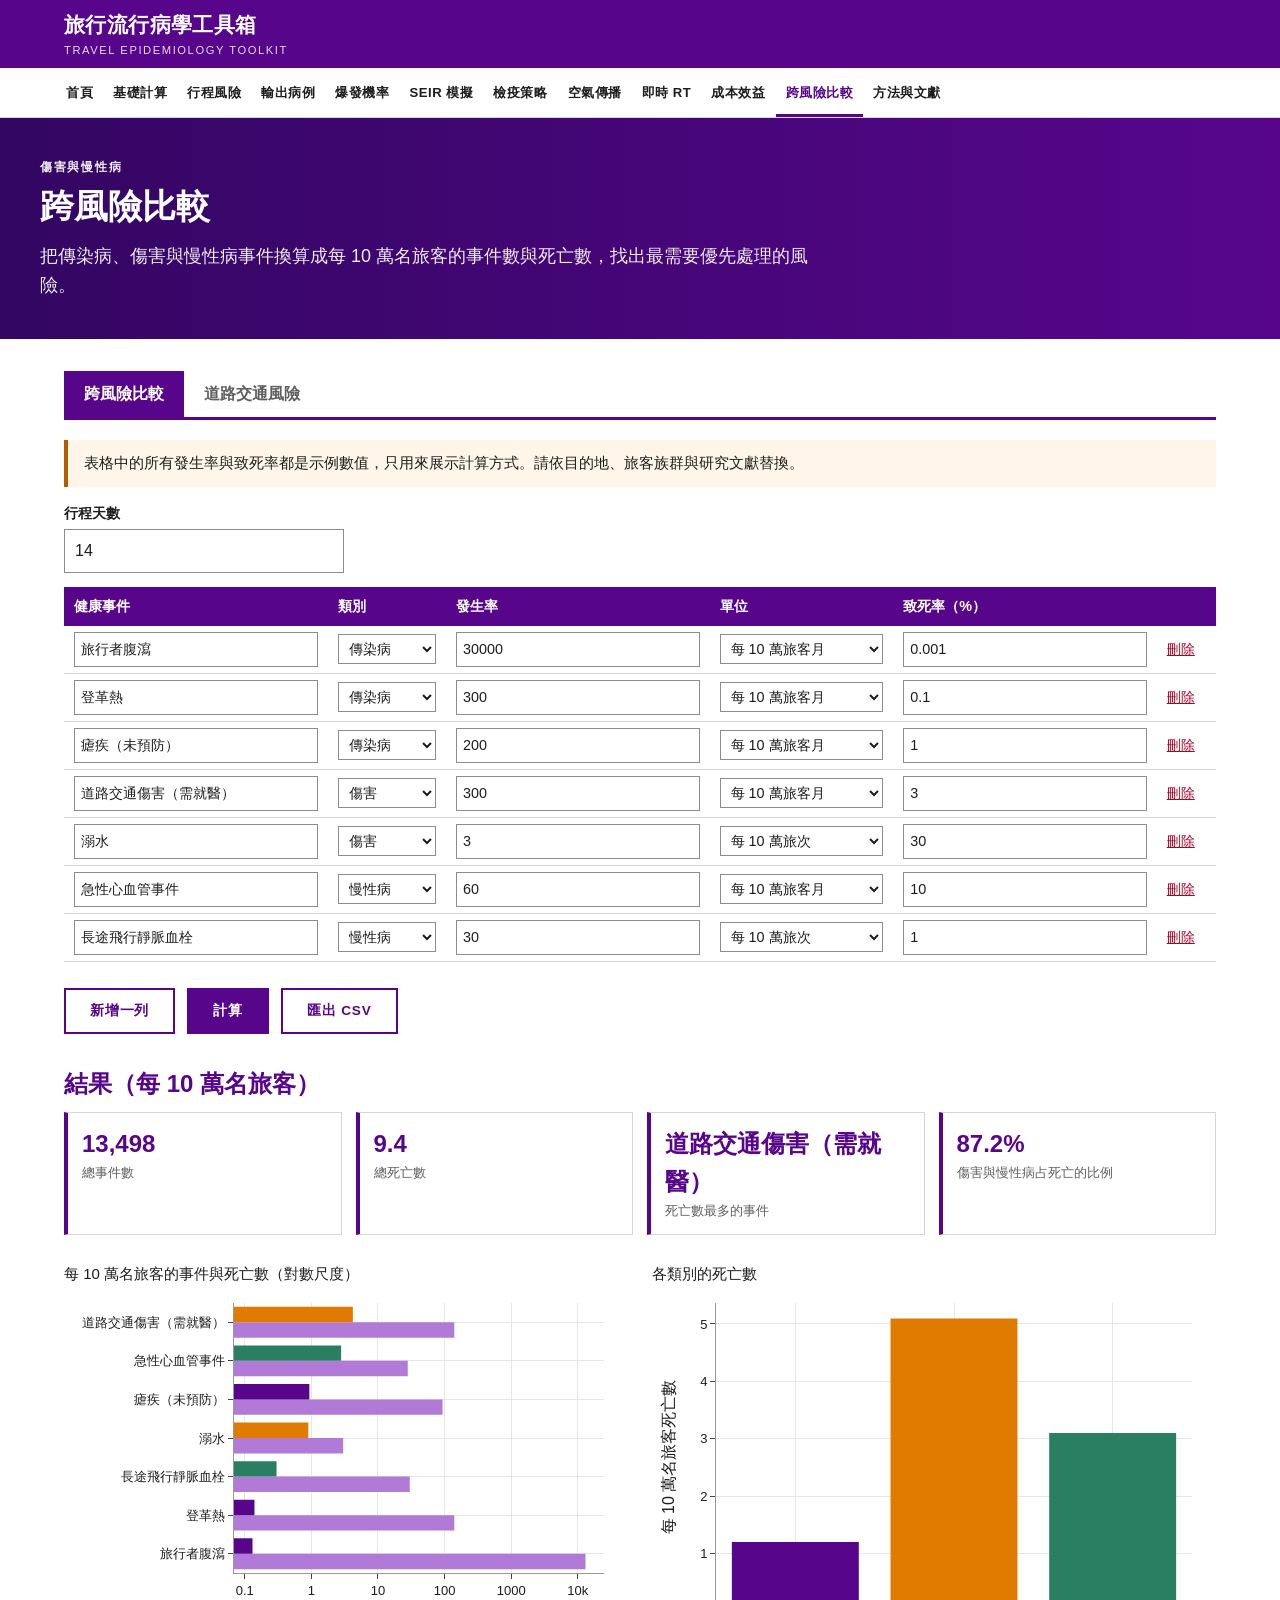
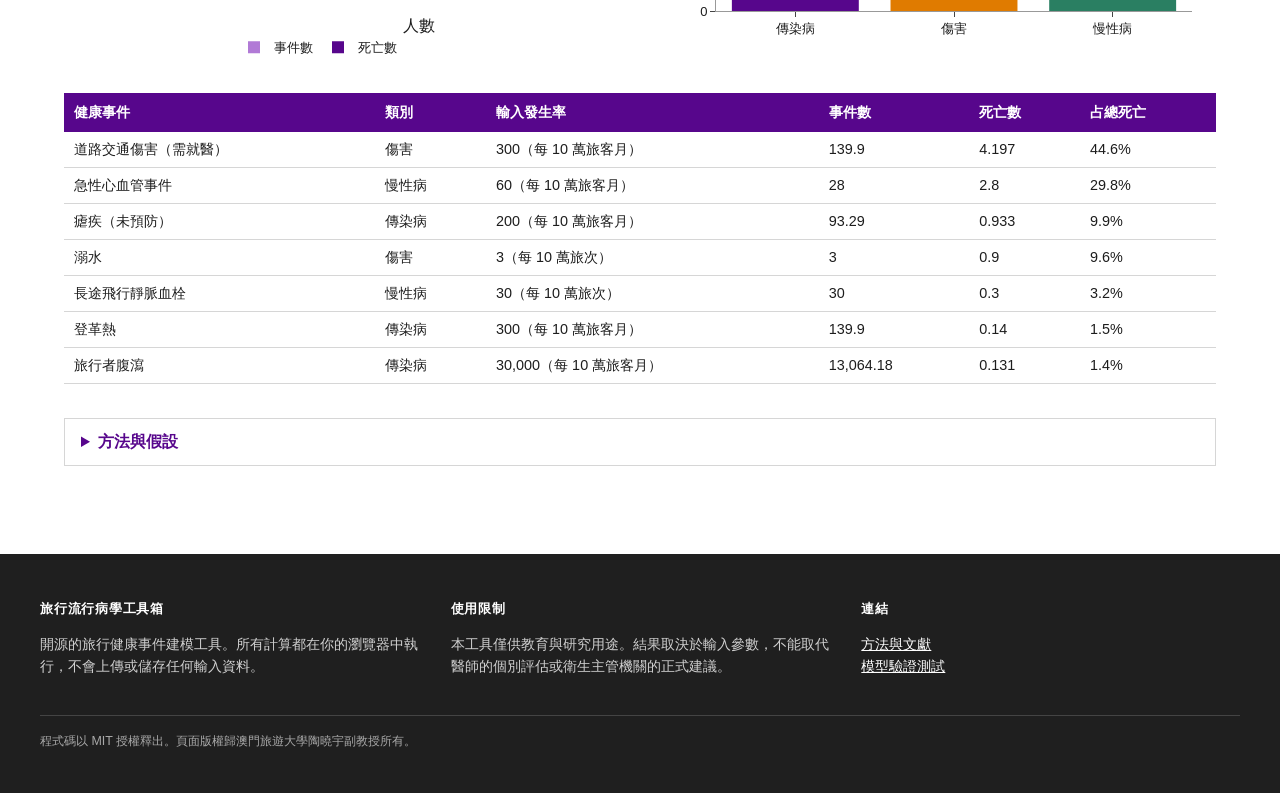
<file: comparison.html>
<!doctype html>
<html lang="zh-Hant">
<head>
<meta charset="utf-8">
<meta name="viewport" content="width=device-width, initial-scale=1">
<title>跨風險比較｜旅行流行病學工具箱</title>
<link rel="stylesheet" href="assets/css/style.css">
<script src="https://cdn.plot.ly/plotly-2.35.2.min.js"></script>
</head>
<body data-page="comparison">
<div id="site-header"></div>
<section class="hero hero-sm"><div class="inner"><p class="eyebrow">傷害與慢性病</p><h1>跨風險比較</h1><p>把傳染病、傷害與慢性病事件換算成每 10 萬名旅客的事件數與死亡數，找出最需要優先處理的風險。</p></div></section>
<main id="main" class="container">
  <div class="tabs" role="tablist">
    <button class="active" data-tab="tab-all" role="tab" aria-selected="true">跨風險比較</button>
    <button data-tab="tab-road" role="tab" aria-selected="false">道路交通風險</button>
  </div>
  <div class="error" id="error" role="alert" hidden></div>

  <section class="tab-panel active" id="tab-all">
    <div class="warn">表格中的所有發生率與致死率都是示例數值，只用來展示計算方式。請依目的地、旅客族群與研究文獻替換。</div>
    <div class="field" style="max-width:280px"><label for="cDays">行程天數</label><input id="cDays" type="number" value="14"></div>
    <div class="table-wrap">
      <table class="data">
        <thead><tr><th>健康事件</th><th>類別</th><th>發生率</th><th>單位</th><th>致死率（%）</th><th></th></tr></thead>
        <tbody id="events"></tbody>
      </table>
    </div>
    <div class="btn-row">
      <button class="btn secondary" id="addC">新增一列</button>
      <button class="btn" id="calcC">計算</button>
      <button class="btn secondary" id="exportC">匯出 CSV</button>
    </div>
    <h2>結果（每 10 萬名旅客）</h2>
    <div class="kpis" id="kpiC"></div>
    <div class="grid grid-halves">
      <div id="chartC" class="chart"></div>
      <div id="chartCat" class="chart"></div>
    </div>
    <div class="table-wrap" id="outC"></div>
    <details><summary>方法與假設</summary>
      <div class="formula">單位為「每 10 萬旅次」：事件數 = 發生率（與行程天數無關，例如單次長途飛行）
單位為「每 10 萬旅客月」：事件數 = 100,000 × [1 − exp(−發生率 / 100,000 × 天數 / 30)]
死亡數 = 事件數 × 致死率</div>
      <p class="note">「總事件數」是各項目相加，同一位旅客可能發生多項事件，所以不等於受影響的人數。各項目視為獨立。</p>
    </details>
  </section>

  <section class="tab-panel" id="tab-road">
    <div class="grid grid-2">
      <div class="panel">
        <h3>道路交通死亡率（示例）</h3>
        <div class="field"><label for="rDest">目的地：每 10 萬人口年死亡數</label><input id="rDest" type="number" step="0.1" value="25">
          <div class="hint">可查 WHO Global Health Observatory 的 Estimated road traffic death rate。</div></div>
        <div class="field"><label for="rHome">原居地：每 10 萬人口年死亡數</label><input id="rHome" type="number" step="0.1" value="12"></div>
        <div class="field"><label for="rDays">停留天數</label><input id="rDays" type="number" value="14"></div>
        <div class="field"><label for="rMult">旅客暴露倍數</label><input id="rMult" type="number" step="0.1" value="1">
          <div class="hint">旅客騎機車、夜間行車或不熟悉路況時，暴露可能高於當地居民。沒有資料時保持 1，並以不同數值做敏感度分析。</div></div>
        <div class="btn-row"><button class="btn" id="calcR">計算</button></div>
      </div>
      <div>
        <div class="kpis" id="kpiR"></div>
        <div id="chartR" class="chart"></div>
        <details><summary>方法與假設</summary>
          <div class="formula">目的地死亡風險 = 1 − exp(−目的地死亡率 / 100,000 × 暴露倍數 × 天數 / 365)
原居地同期風險 = 1 − exp(−原居地死亡率 / 100,000 × 天數 / 365)
超額死亡數（每 10 萬名旅客）= 100,000 × (目的地風險 − 原居地同期風險)</div>
          <p class="note">人口死亡率包含所有年齡與交通方式，與旅客的實際暴露不同。原居地的比較假設旅客若沒有出行，會承受原居地的平均風險。</p>
        </details>
      </div>
    </div>
  </section>
</main>
<div id="site-footer"></div>
<script src="assets/js/epi.js"></script>
<script src="assets/js/layout.js"></script>
<script>
UI.initTabs();
const CATS = ['傳染病', '傷害', '慢性病'];
const CAT_COLOR = { '傳染病': '#57068c', '傷害': '#e07b00', '慢性病': '#2a7f62' };
const UNITS = { trip: '每 10 萬旅次', month: '每 10 萬旅客月' };
const rows = [
  { name: '旅行者腹瀉', cat: '傳染病', rate: 30000, unit: 'month', cfr: 0.001 },
  { name: '登革熱', cat: '傳染病', rate: 300, unit: 'month', cfr: 0.1 },
  { name: '瘧疾（未預防）', cat: '傳染病', rate: 200, unit: 'month', cfr: 1 },
  { name: '道路交通傷害（需就醫）', cat: '傷害', rate: 300, unit: 'month', cfr: 3 },
  { name: '溺水', cat: '傷害', rate: 3, unit: 'trip', cfr: 30 },
  { name: '急性心血管事件', cat: '慢性病', rate: 60, unit: 'month', cfr: 10 },
  { name: '長途飛行靜脈血栓', cat: '慢性病', rate: 30, unit: 'trip', cfr: 1 }
];
const tbody = document.getElementById('events');

function render() {
  tbody.innerHTML = rows.map((r, i) => `<tr>
    <td><input data-i="${i}" data-k="name" value="${UI.esc(r.name)}" aria-label="第 ${i + 1} 列：健康事件"></td>
    <td><select data-i="${i}" data-k="cat" aria-label="第 ${i + 1} 列：類別">${CATS.map(c => `<option${c === r.cat ? ' selected' : ''}>${c}</option>`).join('')}</select></td>
    <td><input type="number" step="any" data-i="${i}" data-k="rate" value="${UI.esc(r.rate)}" aria-label="第 ${i + 1} 列：發生率"></td>
    <td><select data-i="${i}" data-k="unit" aria-label="第 ${i + 1} 列：單位">${Object.entries(UNITS).map(([k, v]) => `<option value="${k}"${k === r.unit ? ' selected' : ''}>${v}</option>`).join('')}</select></td>
    <td><input type="number" step="any" data-i="${i}" data-k="cfr" value="${UI.esc(r.cfr)}" aria-label="第 ${i + 1} 列：致死率"></td>
    <td><button class="btn-link" data-del="${i}">刪除</button></td></tr>`).join('');
}
const update = e => { const { i, k } = e.target.dataset; if (k) rows[Number(i)][k] = e.target.value; };
tbody.addEventListener('input', update);
tbody.addEventListener('change', update);
tbody.addEventListener('click', e => {
  const i = e.target.dataset.del;
  if (i !== undefined) { rows.splice(Number(i), 1); render(); }
});
document.getElementById('addC').addEventListener('click', () => {
  rows.push({ name: `事件 ${rows.length + 1}`, cat: '傳染病', rate: 10, unit: 'month', cfr: 0 });
  render();
});
render();

function compute() {
  const D = UI.num('cDays', { min: 1, max: 3650 });
  if (rows.length === 0) throw new Error('請至少輸入一列');
  return rows.map((r, i) => {
    const rate = Number(r.rate), cfr = Number(r.cfr);
    if (String(r.rate).trim() === '' || !Number.isFinite(rate) || rate < 0) throw new Error(`第 ${i + 1} 列「發生率」需為非負數字`);
    if (r.unit === 'trip' && rate > 1e5) throw new Error(`第 ${i + 1} 列：單位為每 10 萬旅次時，發生率不能超過 100,000`);
    if (String(r.cfr).trim() === '' || !Number.isFinite(cfr) || cfr < 0 || cfr > 100) throw new Error(`第 ${i + 1} 列「致死率」應介於 0 與 100 之間`);
    const events = r.unit === 'trip' ? rate : 1e5 * (1 - Math.exp(-rate / 1e5 * D / 30));
    return { name: String(r.name).trim() || `事件 ${i + 1}`, cat: r.cat, rate, unit: r.unit, cfr, events, deaths: events * cfr / 100 };
  });
}
let lastC = null;

const calcC = UI.run('calcC', () => {
  const res = compute();
  lastC = res;
  const totE = res.reduce((s, r) => s + r.events, 0), totD = res.reduce((s, r) => s + r.deaths, 0);
  const top = res.reduce((a, b) => (b.deaths > a.deaths ? b : a));
  const byCat = CATS.map(c => res.filter(r => r.cat === c).reduce((s, r) => s + r.deaths, 0));
  UI.kpis('kpiC', [
    ['總事件數', UI.fmt(totE, 0)],
    ['總死亡數', UI.fmt(totD, 2)],
    ['死亡數最多的事件', totD > 0 ? UI.esc(top.name) : '—'],
    ['傷害與慢性病占死亡的比例', totD > 0 ? UI.pct((byCat[1] + byCat[2]) / totD, 1) : '—']
  ]);
  const sorted = [...res].sort((a, b) => a.deaths - b.deaths);
  const names = sorted.map(r => r.name);
  UI.plot('chartC', [
    { type: 'bar', orientation: 'h', y: names, x: sorted.map(r => r.events), name: '事件數', marker: { color: '#b17ad6' } },
    { type: 'bar', orientation: 'h', y: names, x: sorted.map(r => r.deaths), name: '死亡數', marker: { color: sorted.map(r => CAT_COLOR[r.cat]) } }
  ], { title: '每 10 萬名旅客的事件與死亡數（對數尺度）', barmode: 'group', xaxis: { type: 'log', title: '人數' }, margin: { l: 170, r: 24, t: 48, b: 64 } });
  UI.plot('chartCat', [
    { type: 'bar', x: CATS, y: byCat, marker: { color: CATS.map(c => CAT_COLOR[c]) } }
  ], { title: '各類別的死亡數', yaxis: { title: '每 10 萬名旅客死亡數' }, showlegend: false });
  document.getElementById('outC').innerHTML = `<table class="data"><thead><tr><th>健康事件</th><th>類別</th><th>輸入發生率</th><th>事件數</th><th>死亡數</th><th>占總死亡</th></tr></thead><tbody>
    ${[...res].sort((a, b) => b.deaths - a.deaths).map(r => `<tr><td>${UI.esc(r.name)}</td><td>${r.cat}</td><td>${UI.fmt(r.rate, 3)}（${UNITS[r.unit]}）</td>
      <td>${UI.fmt(r.events, 2)}</td><td>${UI.fmt(r.deaths, 3)}</td><td>${totD > 0 ? UI.pct(r.deaths / totD, 1) : '—'}</td></tr>`).join('')}
    </tbody></table>`;
});
calcC();

document.getElementById('exportC').addEventListener('click', () => {
  if (!lastC) return;
  UI.downloadCSV('risk-comparison.csv', [['健康事件', '類別', '發生率', '單位', '致死率(%)', '每10萬旅客事件數', '每10萬旅客死亡數'],
    ...lastC.map(r => [r.name, r.cat, r.rate, UNITS[r.unit], r.cfr, r.events, r.deaths])]);
});

UI.run('calcR', () => {
  const dest = UI.num('rDest', { min: 0, max: 1000 }), home = UI.num('rHome', { min: 0, max: 1000 });
  const days = UI.num('rDays', { min: 1, max: 3650 }), mult = UI.num('rMult', { min: 0, max: 20 });
  const risk = (rate, d, m = 1) => 1 - Math.exp(-rate / 1e5 * m * d / 365);
  const pD = risk(dest, days, mult), pH = risk(home, days);
  UI.kpis('kpiR', [
    ['停留期間每 10 萬名旅客死亡數', UI.fmt(pD * 1e5, 2)],
    ['同期留在原居地的死亡數', UI.fmt(pH * 1e5, 2)],
    ['超額死亡數（每 10 萬名旅客）', UI.fmt((pD - pH) * 1e5, 2)],
    ['相對風險（目的地 ÷ 原居地）', pH > 0 ? UI.fmt(pD / pH, 2) : '—']
  ]);
  const ds = Array.from({ length: 61 }, (_, i) => Math.max(1, i * Math.max(days, 30) * 2 / 60));
  UI.plot('chartR', [
    { x: ds, y: ds.map(d => risk(dest, d, mult) * 1e5), mode: 'lines', name: '目的地', line: { width: 3 } },
    { x: ds, y: ds.map(d => risk(home, d) * 1e5), mode: 'lines', name: '原居地', line: { dash: 'dash' } },
    { x: [days], y: [pD * 1e5], mode: 'markers', name: '目前設定', marker: { size: 11, color: '#e07b00' } }
  ], { title: '道路交通死亡數與停留天數', xaxis: { title: '天數' }, yaxis: { title: '每 10 萬名旅客死亡數' } });
})();
</script>
</body>
</html>
</file>
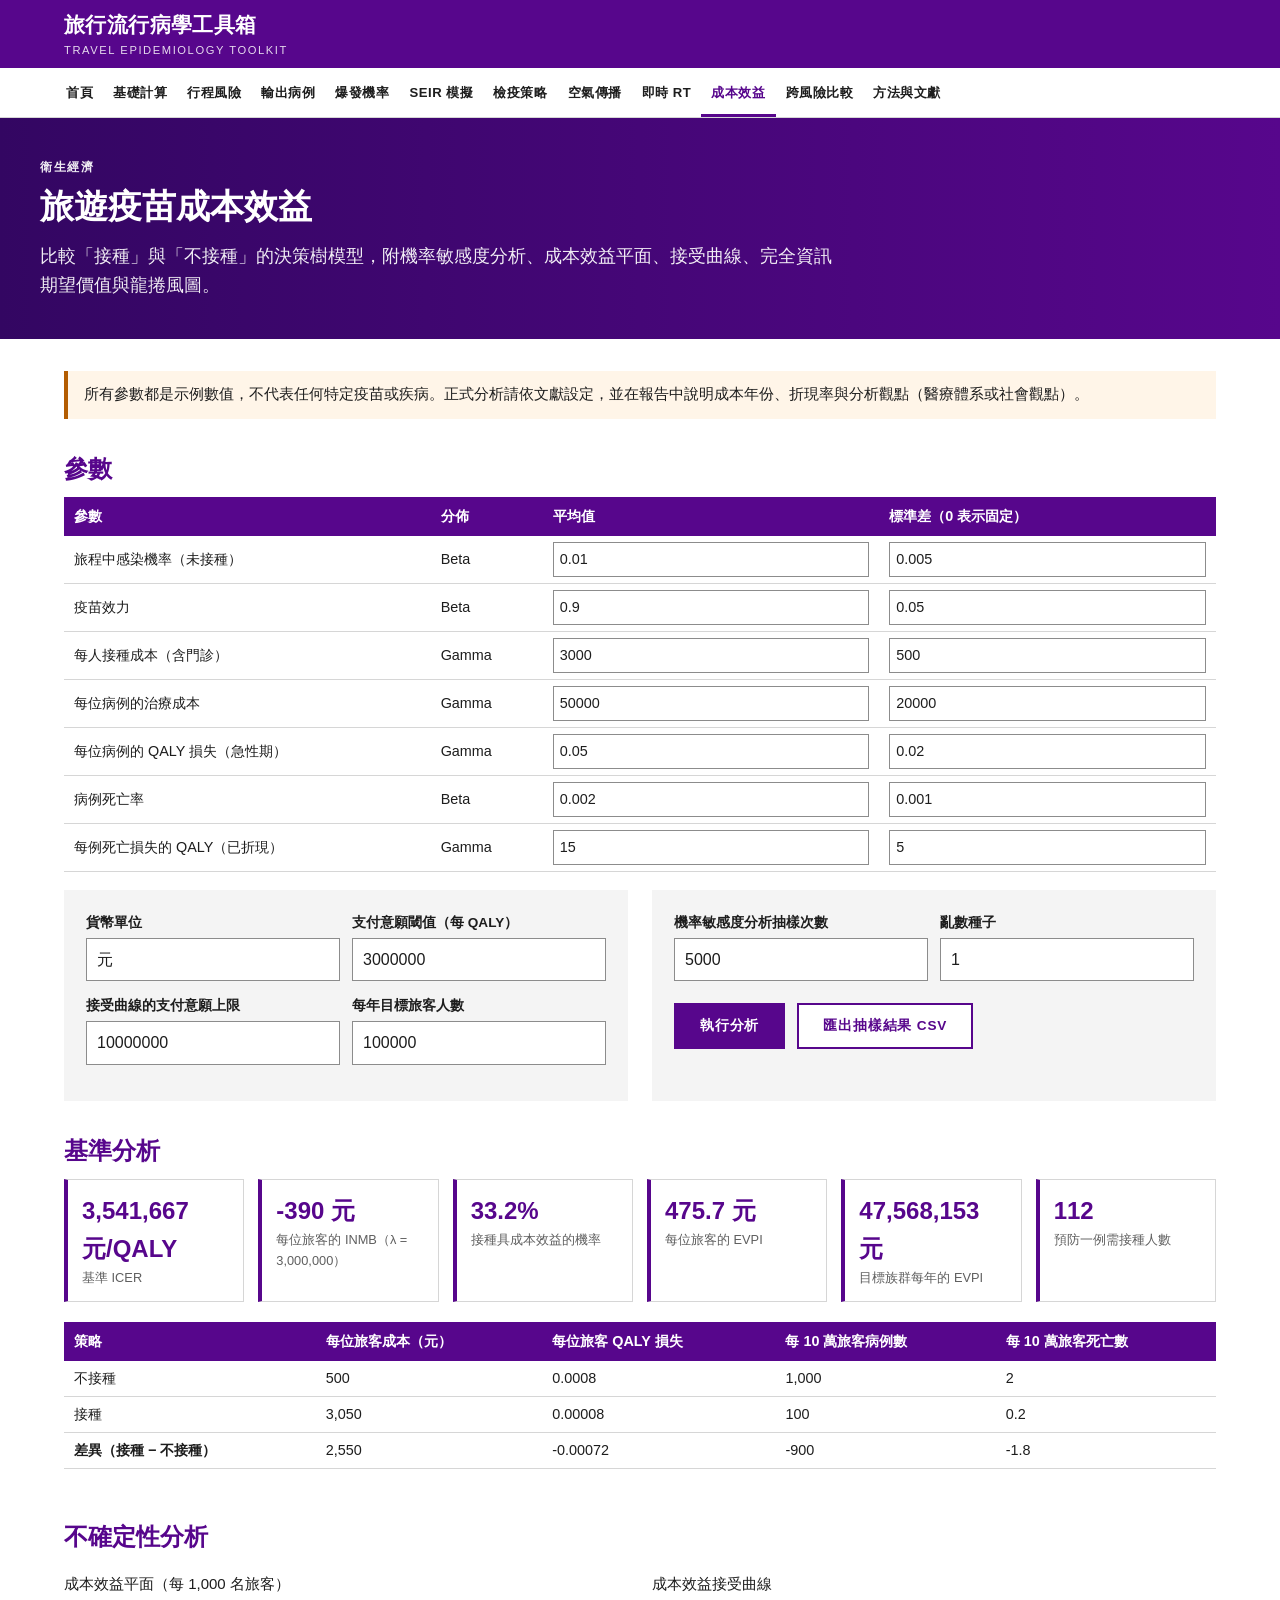
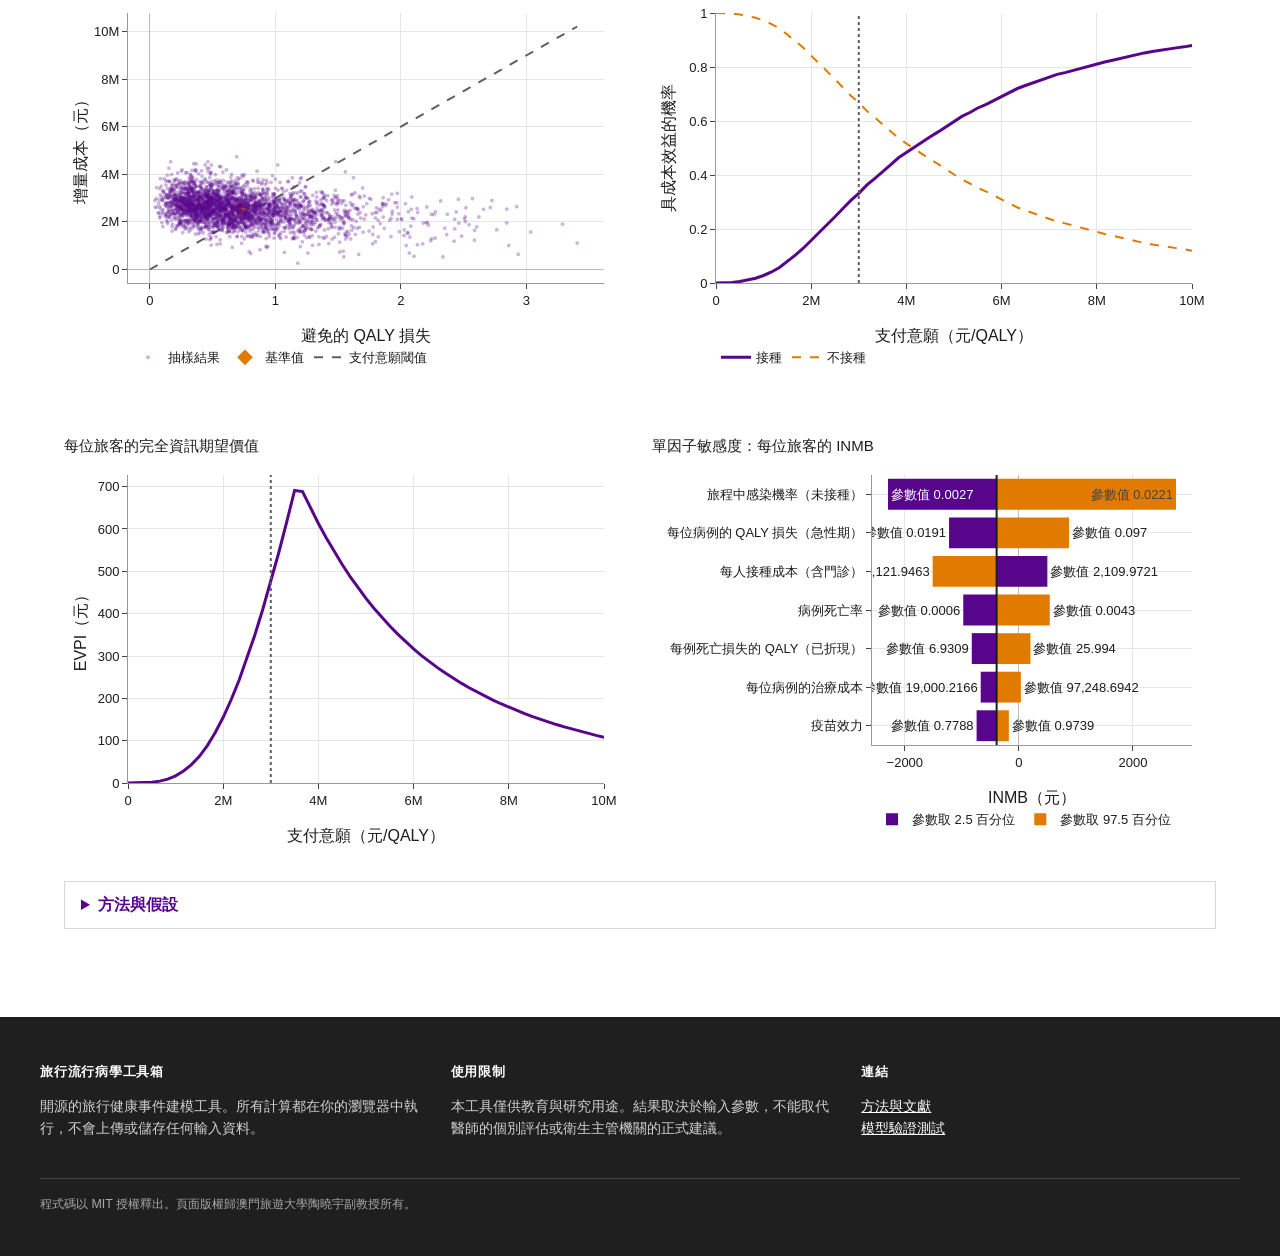
<file: economics.html>
<!doctype html>
<html lang="zh-Hant">
<head>
<meta charset="utf-8">
<meta name="viewport" content="width=device-width, initial-scale=1">
<title>疫苗成本效益｜旅行流行病學工具箱</title>
<link rel="stylesheet" href="assets/css/style.css">
<script src="https://cdn.plot.ly/plotly-2.35.2.min.js"></script>
</head>
<body data-page="economics">
<div id="site-header"></div>
<section class="hero hero-sm"><div class="inner"><p class="eyebrow">衛生經濟</p><h1>旅遊疫苗成本效益</h1><p>比較「接種」與「不接種」的決策樹模型，附機率敏感度分析、成本效益平面、接受曲線、完全資訊期望價值與龍捲風圖。</p></div></section>
<main id="main" class="container">
  <div class="warn">所有參數都是示例數值，不代表任何特定疫苗或疾病。正式分析請依文獻設定，並在報告中說明成本年份、折現率與分析觀點（醫療體系或社會觀點）。</div>
  <div class="error" id="error" role="alert" hidden></div>

  <h2>參數</h2>
  <div class="table-wrap">
    <table class="data">
      <thead><tr><th>參數</th><th>分佈</th><th>平均值</th><th>標準差（0 表示固定）</th></tr></thead>
      <tbody id="ptable"></tbody>
    </table>
  </div>
  <div class="grid grid-halves">
    <div class="panel">
      <div class="row-2">
        <div class="field"><label for="eCur">貨幣單位</label><input id="eCur" value="元"></div>
        <div class="field"><label for="eWtp">支付意願閾值（每 QALY）</label><input id="eWtp" type="number" value="3000000"></div>
      </div>
      <div class="row-2">
        <div class="field"><label for="eWtpMax">接受曲線的支付意願上限</label><input id="eWtpMax" type="number" value="10000000"></div>
        <div class="field"><label for="ePop">每年目標旅客人數</label><input id="ePop" type="number" value="100000"></div>
      </div>
    </div>
    <div class="panel">
      <div class="row-2">
        <div class="field"><label for="eN">機率敏感度分析抽樣次數</label><input id="eN" type="number" value="5000"></div>
        <div class="field"><label for="eSeed">亂數種子</label><input id="eSeed" type="number" value="1"></div>
      </div>
      <div class="btn-row"><button class="btn" id="calcE">執行分析</button><button class="btn secondary" id="exportE">匯出抽樣結果 CSV</button></div>
    </div>
  </div>

  <h2>基準分析</h2>
  <div class="kpis" id="kpis"></div>
  <div class="table-wrap" id="baseTable"></div>

  <h2>不確定性分析</h2>
  <div class="grid grid-halves">
    <div id="plane" class="chart"></div>
    <div id="ceac" class="chart"></div>
    <div id="evpi" class="chart"></div>
    <div id="tornado" class="chart"></div>
  </div>

  <details><summary>方法與假設</summary>
    <div class="formula">每位旅客的期望值：
不接種：成本 = p × C病例，QALY 損失 = p × (Q病例 + d × Q死亡)
接種：  成本 = C疫苗 + p(1 − e) × C病例，QALY 損失 = p(1 − e) × (Q病例 + d × Q死亡)
ΔC = 成本差，ΔE = 避免的 QALY 損失，ICER = ΔC / ΔE
增量淨貨幣效益 INMB = λ × ΔE − ΔC（λ 為支付意願）
接受曲線：P(INMB > 0)；EVPI = E[max(0, INMB)] − max(0, E[INMB])
機率參數用 Beta 分佈，成本與 QALY 用 Gamma 分佈，以平均值和標準差反推分佈參數（動差法）
龍捲風圖：每次只把一個參數換成其抽樣分佈的 2.5 與 97.5 百分位，其餘維持平均值</div>
    <p class="note">模型為單次旅程的靜態決策樹，不含疫苗不良反應、群體免疫、多次旅行的累積保護與長期後遺症。需要長期狀態轉移時應改用馬可夫模型。參數之間假設獨立。</p>
  </details>
</main>
<div id="site-footer"></div>
<script src="assets/js/epi.js"></script>
<script src="assets/js/layout.js"></script>
<script>
const PARAMS = [
  { id: 'p', name: '旅程中感染機率（未接種）', dist: 'beta', mean: 0.01, sd: 0.005 },
  { id: 'e', name: '疫苗效力', dist: 'beta', mean: 0.9, sd: 0.05 },
  { id: 'cv', name: '每人接種成本（含門診）', dist: 'gamma', mean: 3000, sd: 500 },
  { id: 'cc', name: '每位病例的治療成本', dist: 'gamma', mean: 50000, sd: 20000 },
  { id: 'qc', name: '每位病例的 QALY 損失（急性期）', dist: 'gamma', mean: 0.05, sd: 0.02 },
  { id: 'd', name: '病例死亡率', dist: 'beta', mean: 0.002, sd: 0.001 },
  { id: 'qd', name: '每例死亡損失的 QALY（已折現）', dist: 'gamma', mean: 15, sd: 5 }
];
document.getElementById('ptable').innerHTML = PARAMS.map(p => `<tr><td>${p.name}</td><td>${p.dist === 'beta' ? 'Beta' : 'Gamma'}</td>
  <td><input type="number" step="any" id="m_${p.id}" value="${p.mean}" aria-label="${p.name}：平均值"></td>
  <td><input type="number" step="any" id="s_${p.id}" value="${p.sd}" aria-label="${p.name}：標準差"></td></tr>`).join('');

function readParams() {
  return PARAMS.map(p => {
    const mean = UI.num(`m_${p.id}`, p.dist === 'beta' ? { min: 0, max: 1 } : { min: 0 });
    const sd = UI.num(`s_${p.id}`, { min: 0 });
    if (sd > 0) {
      try { p.dist === 'beta' ? Epi.betaFromMoments(mean, sd) : Epi.gammaFromMoments(mean, sd); }
      catch (e) { throw new Error(`「${p.name}」：${e.message}`); }
    }
    return { ...p, mean, sd };
  });
}
function model(v) {
  const loss = v.qc + v.d * v.qd;
  const cNo = v.p * v.cc, cVac = v.cv + v.p * (1 - v.e) * v.cc;
  const qNo = v.p * loss, qVac = v.p * (1 - v.e) * loss;
  return { cNo, cVac, qNo, qVac, dC: cVac - cNo, dE: qNo - qVac };
}
let lastE = null;

const calc = UI.run('calcE', () => {
  const ps = readParams(), cur = UI.esc(UI.text('eCur') || '元');
  const wtp = UI.num('eWtp', { min: 0 }), wtpMax = UI.num('eWtpMax', { min: 1 }), pop = UI.num('ePop', { min: 0 });
  const n = UI.num('eN', { min: 100, max: 100000, int: true });
  const seed = UI.text('eSeed');
  if (seed !== '' && !Number.isInteger(Number(seed))) throw new Error('「亂數種子」需要是整數或留白');
  Epi.setSeed(seed === '' ? NaN : Number(seed));

  // 基準分析
  const base = Object.fromEntries(ps.map(p => [p.id, p.mean]));
  const b = model(base), baseInb = wtp * b.dE - b.dC;
  let icerText;
  if (b.dE > 0 && b.dC <= 0) icerText = '接種為優勢策略<br><small>成本較低且效果較好</small>';
  else if (b.dE <= 0 && b.dC >= 0) icerText = '接種被凌駕<br><small>成本較高且效果未較好</small>';
  else if (b.dE < 0 && b.dC < 0) icerText = `${UI.fmt(b.dC / b.dE, 0)} ${cur}/QALY<br><small>成本較低但效果較差</small>`;
  else icerText = `${UI.fmt(b.dC / b.dE, 0)} ${cur}/QALY`;

  // 機率敏感度分析
  const draws = ps.map(() => new Array(n)), dC = new Array(n), dE = new Array(n);
  for (let i = 0; i < n; i++) {
    const v = {};
    ps.forEach((p, j) => { const x = Epi.sampleParam(p.dist, p.mean, p.sd); draws[j][i] = x; v[p.id] = x; });
    const r = model(v);
    dC[i] = r.dC; dE[i] = r.dE;
  }
  const stats = w => {
    let pos = 0, sumPos = 0, sum = 0;
    for (let i = 0; i < n; i++) {
      const x = w * dE[i] - dC[i];
      sum += x;
      if (x > 0) { pos++; sumPos += x; }
    }
    return { pce: pos / n, evpi: sumPos / n - Math.max(0, sum / n) };
  };
  const s0 = stats(wtp);
  lastE = { ps, draws, dC, dE, n };

  UI.kpis('kpis', [
    ['基準 ICER', icerText],
    [`每位旅客的 INMB（λ = ${UI.fmt(wtp, 0)}）`, `${UI.fmt(baseInb, 0)} ${cur}`],
    ['接種具成本效益的機率', UI.pct(s0.pce, 1)],
    ['每位旅客的 EVPI', `${UI.fmt(s0.evpi, 1)} ${cur}`],
    ['目標族群每年的 EVPI', `${UI.fmt(s0.evpi * pop, 0)} ${cur}`],
    ['預防一例需接種人數', base.p * base.e > 0 ? UI.fmt(Math.ceil(1 / (base.p * base.e)), 0) : '—']
  ]);
  document.getElementById('baseTable').innerHTML = `<table class="data"><thead><tr><th>策略</th><th>每位旅客成本（${cur}）</th><th>每位旅客 QALY 損失</th><th>每 10 萬旅客病例數</th><th>每 10 萬旅客死亡數</th></tr></thead><tbody>
    <tr><td>不接種</td><td>${UI.fmt(b.cNo, 1)}</td><td>${UI.fmt(b.qNo, 6)}</td><td>${UI.fmt(base.p * 1e5, 1)}</td><td>${UI.fmt(base.p * base.d * 1e5, 2)}</td></tr>
    <tr><td>接種</td><td>${UI.fmt(b.cVac, 1)}</td><td>${UI.fmt(b.qVac, 6)}</td><td>${UI.fmt(base.p * (1 - base.e) * 1e5, 1)}</td><td>${UI.fmt(base.p * (1 - base.e) * base.d * 1e5, 2)}</td></tr>
    <tr><td><strong>差異（接種 − 不接種）</strong></td><td>${UI.fmt(b.dC, 1)}</td><td>${UI.fmt(-b.dE, 6)}</td><td>${UI.fmt(-base.p * base.e * 1e5, 1)}</td><td>${UI.fmt(-base.p * base.e * base.d * 1e5, 2)}</td></tr>
    </tbody></table>`;

  // 成本效益平面（每 1,000 名旅客，最多顯示 3,000 點）
  const show = Math.min(n, 3000);
  const xs = dE.slice(0, show).map(v => v * 1000), ys = dC.slice(0, show).map(v => v * 1000);
  const xmin = Math.min(0, ...xs);
  let xmax = Math.max(0, ...xs);
  if (xmax === xmin) xmax = xmin + 1e-6;
  UI.plot('plane', [
    { type: 'scattergl', mode: 'markers', x: xs, y: ys, name: '抽樣結果', marker: { size: 4, color: 'rgba(87,6,140,.3)' } },
    { x: [b.dE * 1000], y: [b.dC * 1000], mode: 'markers', name: '基準值', marker: { size: 12, symbol: 'diamond', color: '#e07b00' } },
    { x: [xmin, xmax], y: [wtp * xmin, wtp * xmax], mode: 'lines', name: '支付意願閾值', line: { dash: 'dash', color: '#5f5f5f' } }
  ], { title: '成本效益平面（每 1,000 名旅客）', xaxis: { title: '避免的 QALY 損失' }, yaxis: { title: `增量成本（${cur}）` } });

  // 接受曲線與 EVPI
  const ws = Array.from({ length: 61 }, (_, i) => wtpMax * i / 60);
  const curve = ws.map(stats);
  const wtpLine = { type: 'line', x0: wtp, x1: wtp, yref: 'paper', y0: 0, y1: 1, line: { dash: 'dot', color: '#5f5f5f' } };
  UI.plot('ceac', [
    { x: ws, y: curve.map(c => c.pce), mode: 'lines', name: '接種', line: { width: 3 } },
    { x: ws, y: curve.map(c => 1 - c.pce), mode: 'lines', name: '不接種', line: { dash: 'dash' } }
  ], { title: '成本效益接受曲線', xaxis: { title: `支付意願（${cur}/QALY）` }, yaxis: { title: '具成本效益的機率', range: [0, 1] }, shapes: [wtpLine] });
  UI.plot('evpi', [
    { x: ws, y: curve.map(c => c.evpi), mode: 'lines', name: 'EVPI', line: { width: 3 } }
  ], { title: '每位旅客的完全資訊期望價值', xaxis: { title: `支付意願（${cur}/QALY）` }, yaxis: { title: `EVPI（${cur}）`, rangemode: 'tozero' }, shapes: [wtpLine], showlegend: false });

  // 龍捲風圖
  const tor = ps.map((p, j) => {
    if (p.sd <= 0) return null;
    const lo = Epi.quantile(draws[j], 0.025), hi = Epi.quantile(draws[j], 0.975);
    const at = x => { const r = model({ ...base, [p.id]: x }); return wtp * r.dE - r.dC; };
    const iLo = at(lo), iHi = at(hi);
    return { name: p.name, lo, hi, iLo, iHi, range: Math.abs(iHi - iLo) };
  }).filter(Boolean).sort((a, b) => a.range - b.range);
  if (tor.length === 0) {
    Plotly.purge('tornado');
    document.getElementById('tornado').innerHTML = '<p class="note">所有參數的標準差都是 0，沒有可呈現的敏感度分析。</p>';
  } else {
    const yn = tor.map(t => t.name);
    UI.plot('tornado', [
      { type: 'bar', orientation: 'h', y: yn, x: tor.map(t => t.iLo - baseInb), base: baseInb, name: '參數取 2.5 百分位',
        marker: { color: '#57068c' }, text: tor.map(t => `參數值 ${UI.fmt(t.lo, 4)}`), hovertemplate: '%{text}<br>INMB %{x:,.0f}<extra></extra>' },
      { type: 'bar', orientation: 'h', y: yn, x: tor.map(t => t.iHi - baseInb), base: baseInb, name: '參數取 97.5 百分位',
        marker: { color: '#e07b00' }, text: tor.map(t => `參數值 ${UI.fmt(t.hi, 4)}`), hovertemplate: '%{text}<br>INMB %{x:,.0f}<extra></extra>' }
    ], {
      title: '單因子敏感度：每位旅客的 INMB', barmode: 'overlay', xaxis: { title: `INMB（${cur}）` },
      margin: { l: 220, r: 24, t: 48, b: 64 }, textposition: 'none',
      shapes: [{ type: 'line', x0: baseInb, x1: baseInb, yref: 'paper', y0: 0, y1: 1, line: { color: '#1d1d1d' } }]
    });
  }
});
calc();

document.getElementById('exportE').addEventListener('click', () => {
  if (!lastE) return;
  const { ps, draws, dC, dE, n } = lastE, rows = [[...ps.map(p => p.name), '增量成本ΔC', '避免的QALY損失ΔE']];
  for (let i = 0; i < n; i++) rows.push([...ps.map((_, j) => draws[j][i]), dC[i], dE[i]]);
  UI.downloadCSV('economics-psa.csv', rows);
});
</script>
</body>
</html>
</file>
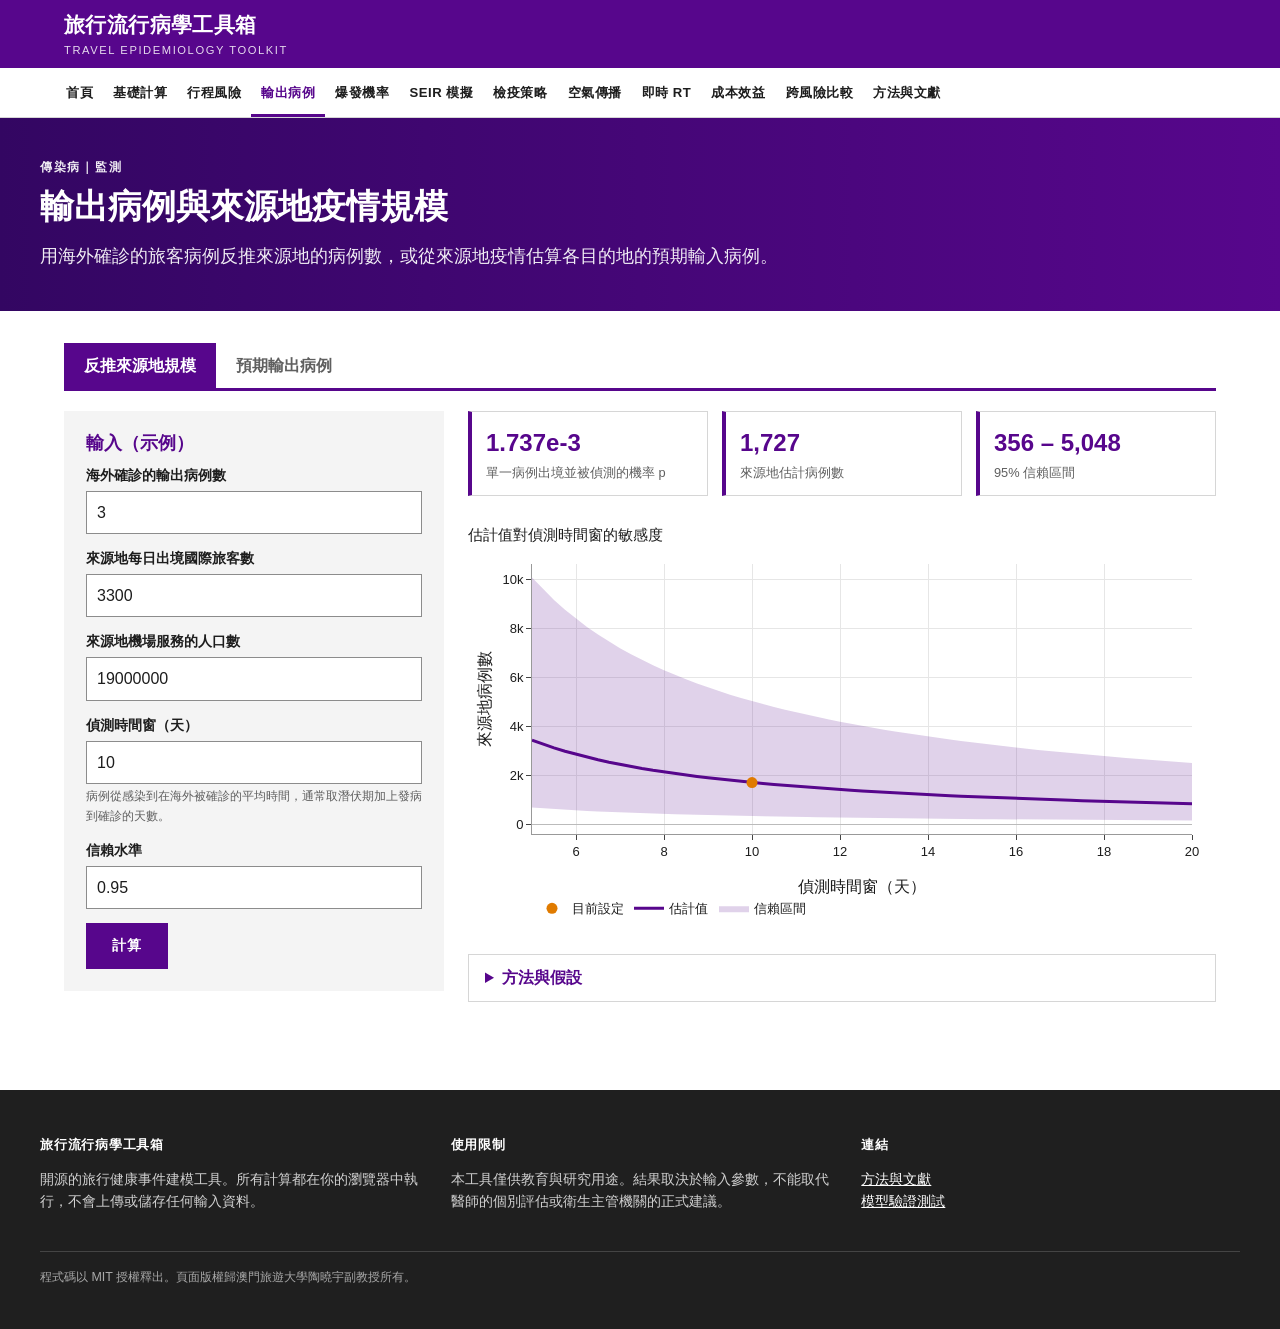
<file: importation.html>
<!doctype html>
<html lang="zh-Hant">
<head>
<meta charset="utf-8">
<meta name="viewport" content="width=device-width, initial-scale=1">
<title>輸出病例｜旅行流行病學工具箱</title>
<link rel="stylesheet" href="assets/css/style.css">
<script src="https://cdn.plot.ly/plotly-2.35.2.min.js"></script>
</head>
<body data-page="importation">
<div id="site-header"></div>
<section class="hero hero-sm"><div class="inner"><p class="eyebrow">傳染病｜監測</p><h1>輸出病例與來源地疫情規模</h1><p>用海外確診的旅客病例反推來源地的病例數，或從來源地疫情估算各目的地的預期輸入病例。</p></div></section>
<main id="main" class="container">
  <div class="tabs" role="tablist">
    <button class="active" data-tab="tab-back" role="tab" aria-selected="true">反推來源地規模</button>
    <button data-tab="tab-fwd" role="tab" aria-selected="false">預期輸出病例</button>
  </div>
  <div class="error" id="error" role="alert" hidden></div>

  <section class="tab-panel active" id="tab-back">
    <div class="grid grid-2">
      <div class="panel">
        <h3>輸入（示例）</h3>
        <div class="field"><label for="impX">海外確診的輸出病例數</label><input id="impX" type="number" min="0" value="3"></div>
        <div class="field"><label for="impT">來源地每日出境國際旅客數</label><input id="impT" type="number" min="1" value="3300"></div>
        <div class="field"><label for="impN">來源地機場服務的人口數</label><input id="impN" type="number" min="1" value="19000000"></div>
        <div class="field"><label for="impW">偵測時間窗（天）</label><input id="impW" type="number" step="0.5" value="10">
          <div class="hint">病例從感染到在海外被確診的平均時間，通常取潛伏期加上發病到確診的天數。</div></div>
        <div class="field"><label for="impConf">信賴水準</label><input id="impConf" type="number" step="0.01" value="0.95"></div>
        <div class="btn-row"><button class="btn" id="calcBack">計算</button></div>
      </div>
      <div>
        <div class="kpis" id="kpiBack"></div>
        <div id="chartBack" class="chart"></div>
        <details><summary>方法與假設</summary>
          <div class="formula">p = 每日出境旅客數 × 偵測時間窗 / 服務人口
估計病例數 = x / p
信賴區間：x 視為 Poisson 計數，用精確區間 [Γ⁻¹(α/2; x), Γ⁻¹(1 − α/2; x + 1)] 再除以 p</div>
          <p class="note">方法依據 Imai 等（2020）。假設旅客是來源地人口的隨機樣本、所有輸出病例都被偵測到、出境旅客量沒有因疫情改變。若海外偵測不完全，實際病例數會更高。原報告用二項分佈計算區間，本工具用 Poisson 精確區間，p 很小時兩者接近。</p>
        </details>
      </div>
    </div>
  </section>

  <section class="tab-panel" id="tab-fwd">
    <div class="grid grid-2">
      <div class="panel">
        <h3>來源地（示例）</h3>
        <div class="field"><label for="fwdCases">來源地目前的感染人數</label><input id="fwdCases" type="number" min="0" value="5000"></div>
        <div class="field"><label for="fwdN">來源地人口數</label><input id="fwdN" type="number" min="1" value="19000000"></div>
        <div class="field"><label for="fwdW">旅客可能帶病出境的時間窗（天）</label><input id="fwdW" type="number" step="0.5" value="10"></div>
        <div class="field"><label for="fwdDest">目的地與每日旅客數（CSV：目的地,每日旅客數）</label>
          <textarea id="fwdDest" rows="8">目的地,每日旅客數
城市 A,1200
城市 B,800
城市 C,450
城市 D,150</textarea></div>
        <div class="btn-row"><button class="btn" id="calcFwd">計算</button><button class="btn secondary" id="exportFwd">匯出 CSV</button></div>
      </div>
      <div>
        <div class="kpis" id="kpiFwd"></div>
        <div id="chartFwd" class="chart"></div>
        <div class="table-wrap" id="outFwd"></div>
        <details><summary>方法與假設</summary>
          <div class="formula">μ（目的地 j 的預期輸入病例數）= 感染人數 × 每日旅客數ⱼ × 時間窗 / 人口數
至少輸入一例的機率 = 1 − exp(−μ)</div>
          <p class="note">假設旅客感染比例與來源地人口相同，不考慮出境篩檢、病例因症狀放棄旅行，以及旅客與一般人口的暴露差異。</p>
        </details>
      </div>
    </div>
  </section>
</main>
<div id="site-footer"></div>
<script src="assets/js/epi.js"></script>
<script src="assets/js/layout.js"></script>
<script>
UI.initTabs();

UI.run('calcBack', () => {
  const x = UI.num('impX', { min: 0, int: true }), T = UI.num('impT', { min: 1 });
  const N = UI.num('impN', { min: 1 }), W = UI.num('impW', { min: 0.5, max: 60 });
  const conf = UI.num('impConf', { min: 0.5, max: 0.999 });
  const r = Epi.imaiEstimate(x, T, N, W, conf);
  UI.kpis('kpiBack', [
    ['單一病例出境並被偵測的機率 p', r.p.toExponential(3)],
    ['來源地估計病例數', UI.fmt(r.estimate, 0)],
    [`${UI.fmt(conf * 100, 1)}% 信賴區間`, `${UI.fmt(r.lo, 0)} – ${UI.fmt(r.hi, 0)}`]
  ]);
  const ws = [], est = [], lo = [], hi = [];
  for (let w = Math.max(1, W / 2); w <= W * 2 + 1e-9; w += Math.max(0.25, W / 40)) {
    if (T * w / N >= 1) break;
    const e = Epi.imaiEstimate(x, T, N, w, conf);
    ws.push(w); est.push(e.estimate); lo.push(e.lo); hi.push(e.hi);
  }
  UI.plot('chartBack', [
    { x: ws, y: hi, mode: 'lines', line: { width: 0 }, showlegend: false, hoverinfo: 'skip' },
    { x: ws, y: lo, mode: 'lines', line: { width: 0 }, fill: 'tonexty', fillcolor: 'rgba(87,6,140,.18)', name: '信賴區間' },
    { x: ws, y: est, mode: 'lines', name: '估計值', line: { color: '#57068c', width: 3 } },
    { x: [W], y: [r.estimate], mode: 'markers', name: '目前設定', marker: { size: 11, color: '#e07b00' } }
  ], { title: '估計值對偵測時間窗的敏感度', xaxis: { title: '偵測時間窗（天）' }, yaxis: { title: '來源地病例數' } });
})();

function parseDest(text) {
  const lines = text.split(/\r?\n/).map(l => l.trim()).filter(Boolean);
  const out = [];
  lines.forEach((line, i) => {
    const f = line.split(/[,\t，]/).map(s => s.trim());
    if (i === 0 && !Number.isFinite(Number(f[1]))) return; // 標題列
    const v = Number(f[1]);
    if (f.length < 2 || !f[0] || !Number.isFinite(v) || v < 0) throw new Error(`目的地清單第 ${i + 1} 行格式錯誤，應為「目的地,每日旅客數」`);
    out.push({ name: f[0], travellers: v });
  });
  if (out.length === 0) throw new Error('請至少輸入一個目的地');
  return out;
}
let lastFwd = null;
const calcFwd = UI.run('calcFwd', () => {
  const cases = UI.num('fwdCases', { min: 0 }), N = UI.num('fwdN', { min: 1 }), W = UI.num('fwdW', { min: 0.5, max: 60 });
  if (cases > N) throw new Error('感染人數不能超過人口數');
  const dest = parseDest(document.getElementById('fwdDest').value);
  const rows = dest.map(d => {
    const mu = cases * d.travellers * W / N;
    return { ...d, mu, p1: 1 - Math.exp(-mu) };
  }).sort((a, b) => b.mu - a.mu);
  const totalMu = rows.reduce((s, r) => s + r.mu, 0);
  lastFwd = rows;
  UI.kpis('kpiFwd', [
    ['所有目的地的預期輸入病例數', UI.fmt(totalMu, 2)],
    ['至少一個目的地出現輸入病例的機率', UI.pct(1 - Math.exp(-totalMu), 1)],
    ['預期輸入病例最多的目的地', UI.esc(rows[0].name)]
  ]);
  UI.plot('chartFwd', [
    { type: 'bar', x: rows.map(r => r.name), y: rows.map(r => r.mu), name: '預期輸入病例數', marker: { color: '#57068c' } }
  ], { title: '各目的地的預期輸入病例數', yaxis: { title: '病例數' }, showlegend: false });
  document.getElementById('outFwd').innerHTML = `<table class="data"><thead><tr><th>目的地</th><th>每日旅客數</th><th>預期輸入病例數</th><th>至少一例的機率</th></tr></thead><tbody>
    ${rows.map(r => `<tr><td>${UI.esc(r.name)}</td><td>${UI.fmt(r.travellers, 0)}</td><td>${UI.fmt(r.mu, 3)}</td><td>${UI.pct(r.p1, 1)}</td></tr>`).join('')}
    </tbody></table>`;
});
calcFwd();
document.getElementById('exportFwd').addEventListener('click', () => {
  if (!lastFwd) return;
  UI.downloadCSV('importation.csv', [['目的地', '每日旅客數', '預期輸入病例數', '至少一例的機率'], ...lastFwd.map(r => [r.name, r.travellers, r.mu, r.p1])]);
});
</script>
</body>
</html>
</file>
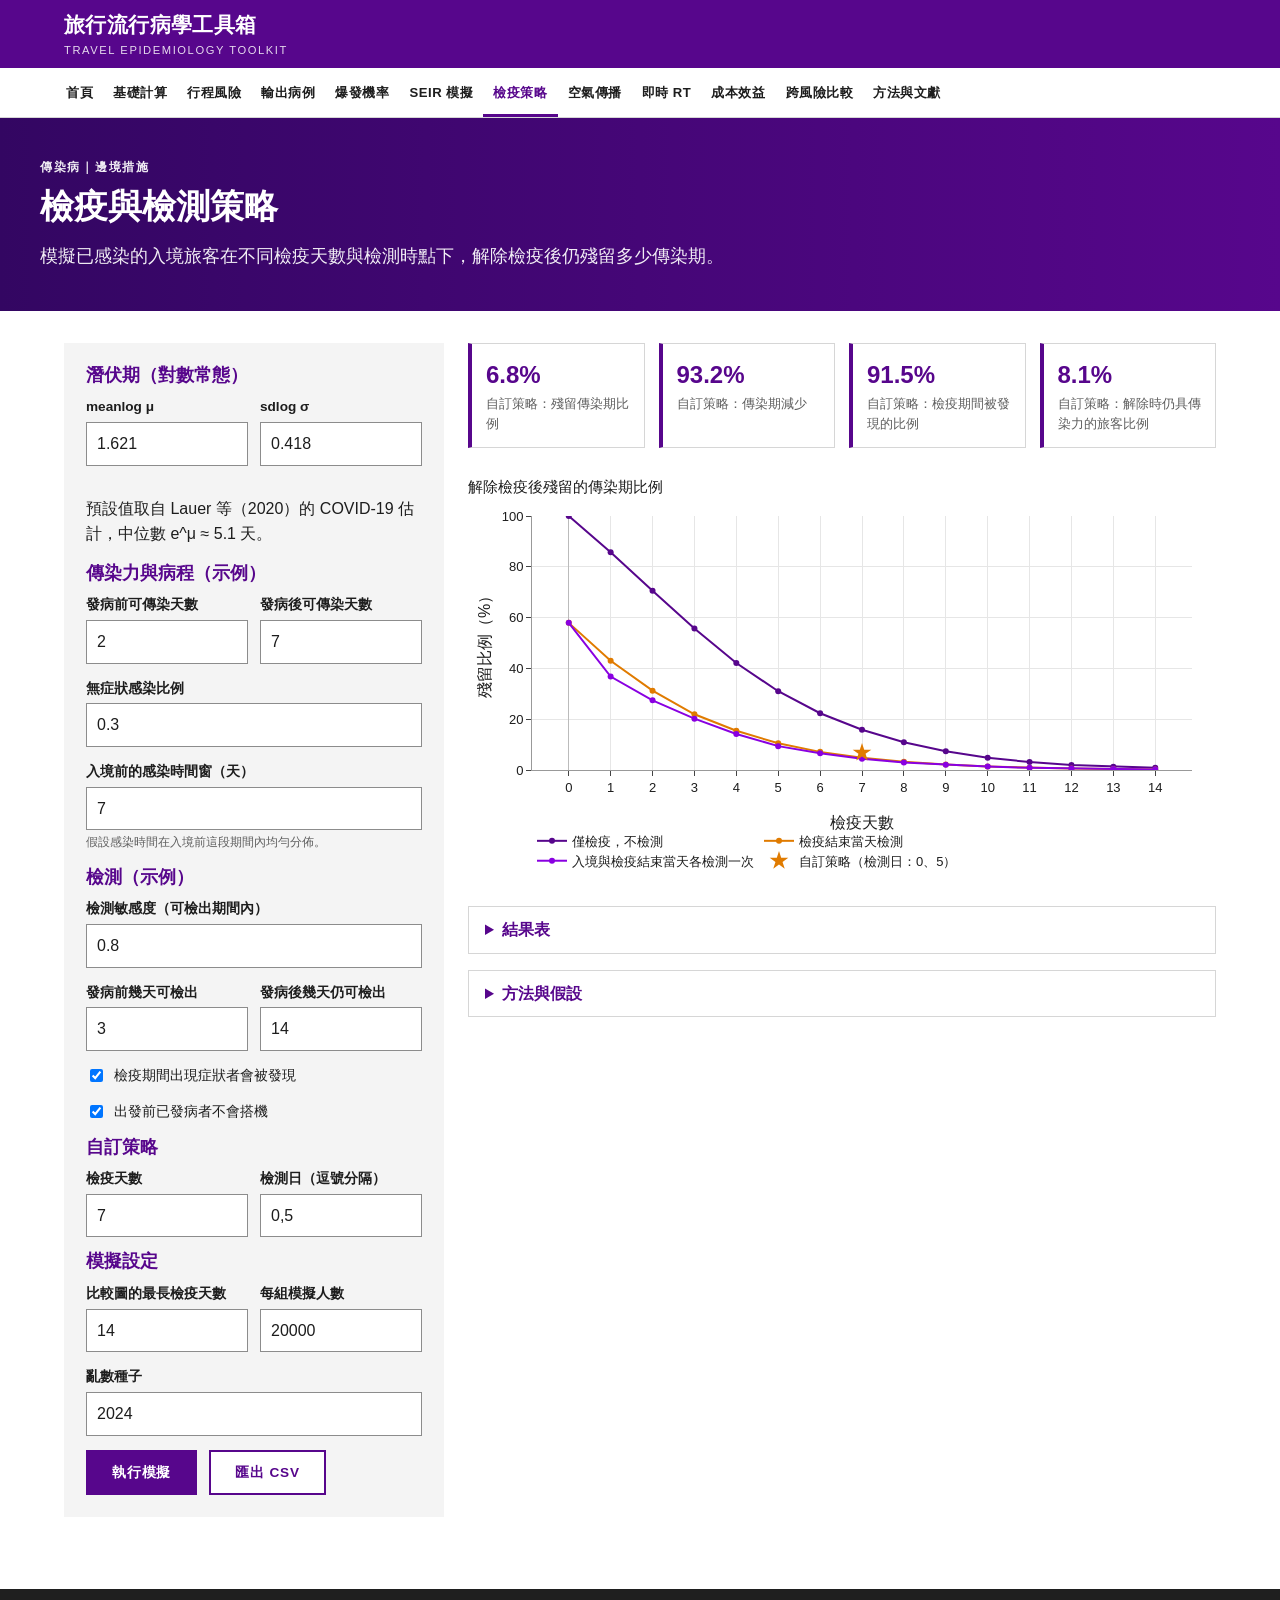
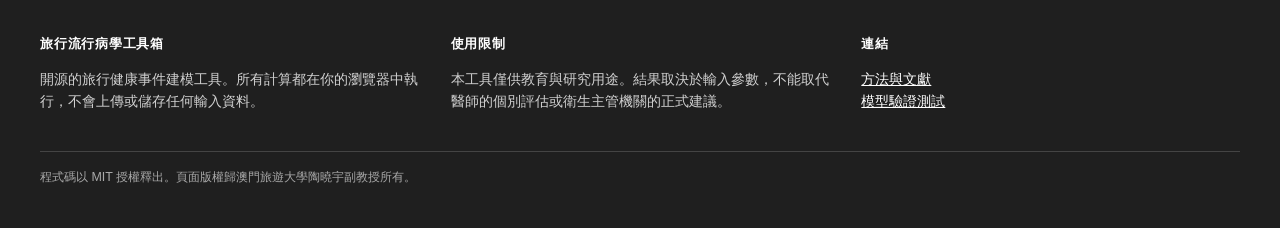
<file: quarantine.html>
<!doctype html>
<html lang="zh-Hant">
<head>
<meta charset="utf-8">
<meta name="viewport" content="width=device-width, initial-scale=1">
<title>檢疫與檢測策略｜旅行流行病學工具箱</title>
<link rel="stylesheet" href="assets/css/style.css">
<script src="https://cdn.plot.ly/plotly-2.35.2.min.js"></script>
</head>
<body data-page="quarantine">
<div id="site-header"></div>
<section class="hero hero-sm"><div class="inner"><p class="eyebrow">傳染病｜邊境措施</p><h1>檢疫與檢測策略</h1><p>模擬已感染的入境旅客在不同檢疫天數與檢測時點下，解除檢疫後仍殘留多少傳染期。</p></div></section>
<main id="main" class="container">
  <div class="error" id="error" role="alert" hidden></div>
  <div class="grid grid-2">
    <div class="panel">
      <h3>潛伏期（對數常態）</h3>
      <div class="row-2">
        <div class="field"><label for="qMl">meanlog μ</label><input id="qMl" type="number" step="0.001" value="1.621"></div>
        <div class="field"><label for="qSl">sdlog σ</label><input id="qSl" type="number" step="0.001" value="0.418"></div>
      </div>
      <p class="hint">預設值取自 Lauer 等（2020）的 COVID-19 估計，中位數 e^μ ≈ 5.1 天。</p>
      <h3>傳染力與病程（示例）</h3>
      <div class="row-2">
        <div class="field"><label for="qPre">發病前可傳染天數</label><input id="qPre" type="number" step="0.5" value="2"></div>
        <div class="field"><label for="qPost">發病後可傳染天數</label><input id="qPost" type="number" step="0.5" value="7"></div>
      </div>
      <div class="field"><label for="qAsym">無症狀感染比例</label><input id="qAsym" type="number" step="0.05" value="0.3"></div>
      <div class="field"><label for="qW">入境前的感染時間窗（天）</label><input id="qW" type="number" step="0.5" value="7">
        <div class="hint">假設感染時間在入境前這段期間內均勻分佈。</div></div>
      <h3>檢測（示例）</h3>
      <div class="field"><label for="qSens">檢測敏感度（可檢出期間內）</label><input id="qSens" type="number" step="0.05" value="0.8"></div>
      <div class="row-2">
        <div class="field"><label for="qDetPre">發病前幾天可檢出</label><input id="qDetPre" type="number" step="0.5" value="3"></div>
        <div class="field"><label for="qDetPost">發病後幾天仍可檢出</label><input id="qDetPost" type="number" step="0.5" value="14"></div>
      </div>
      <div class="field check"><label><input type="checkbox" id="qSym" checked> 檢疫期間出現症狀者會被發現</label></div>
      <div class="field check"><label><input type="checkbox" id="qExcl" checked> 出發前已發病者不會搭機</label></div>
      <h3>自訂策略</h3>
      <div class="row-2">
        <div class="field"><label for="qQ">檢疫天數</label><input id="qQ" type="number" value="7"></div>
        <div class="field"><label for="qTests">檢測日（逗號分隔）</label><input id="qTests" value="0,5"></div>
      </div>
      <h3>模擬設定</h3>
      <div class="row-2">
        <div class="field"><label for="qQmax">比較圖的最長檢疫天數</label><input id="qQmax" type="number" value="14"></div>
        <div class="field"><label for="qN">每組模擬人數</label><input id="qN" type="number" value="20000"></div>
      </div>
      <div class="field"><label for="qSeed">亂數種子</label><input id="qSeed" type="number" value="2024"></div>
      <div class="btn-row"><button class="btn" id="calcQ">執行模擬</button><button class="btn secondary" id="exportQ">匯出 CSV</button></div>
    </div>
    <div>
      <div class="kpis" id="kpis"></div>
      <div id="chart" class="chart"></div>
      <details><summary>結果表</summary><div class="table-wrap" id="out"></div></details>
      <details><summary>方法與假設</summary>
        <div class="formula">入境日為第 0 天；感染時間 ~ Uniform(−W, 0)
發病時間 = 感染時間 + 潛伏期，潛伏期 ~ LogNormal(μ, σ)
傳染期 = [發病 − 發病前天數, 發病 + 發病後天數]（無症狀者以假想的發病時間計算）
檢測日 d 在 [發病 − 可檢出前天數, 發病 + 可檢出後天數] 內時，以敏感度的機率檢出
殘留傳染期比例 = Σ 解除檢疫後的傳染天數 / Σ 入境後的傳染天數（無任何措施時）</div>
        <p class="note">檢測敏感度在可檢出期間內設為常數。實際 PCR 敏感度隨感染後天數變化（Kucirka 等 2020），這裡做了簡化。各次檢測結果彼此獨立。未考慮檢疫期間的傳播、檢疫遵從度與檢測結果的等待時間。</p>
      </details>
    </div>
  </div>
</main>
<div id="site-footer"></div>
<script src="assets/js/epi.js"></script>
<script src="assets/js/layout.js"></script>
<script>
const STRATS = [
  ['僅檢疫，不檢測', Q => []],
  ['檢疫結束當天檢測', Q => [Q]],
  ['入境與檢疫結束當天各檢測一次', Q => (Q === 0 ? [0] : [0, Q])]
];
let lastQ = null;

function readParams() {
  const o = {
    ml: UI.num('qMl', { min: -2, max: 5 }), sl: UI.num('qSl', { min: 0.01, max: 3 }),
    pre: UI.num('qPre', { min: 0, max: 14 }), post: UI.num('qPost', { min: 0, max: 30 }),
    asym: UI.num('qAsym', { min: 0, max: 1 }), W: UI.num('qW', { min: 0.1, max: 60 }),
    sens: UI.num('qSens', { min: 0, max: 1 }),
    detPre: UI.num('qDetPre', { min: 0, max: 14 }), detPost: UI.num('qDetPost', { min: 0, max: 60 }),
    symptomDetect: UI.checked('qSym'), excludePre: UI.checked('qExcl'),
    n: UI.num('qN', { min: 1000, max: 200000, int: true })
  };
  if (o.pre + o.post === 0) throw new Error('可傳染期長度為 0，請檢查「發病前／後可傳染天數」');
  return o;
}
function readTests(Q) {
  const raw = UI.text('qTests');
  if (raw === '') return [];
  return raw.split(/[,，\s]+/).filter(Boolean).map(s => {
    const v = Number(s);
    if (!Number.isFinite(v) || v < 0) throw new Error(`檢測日「${s}」必須是非負數字`);
    if (v > Q) throw new Error(`檢測日 ${v} 晚於檢疫結束日 ${Q}，請改為 0 到 ${Q} 之間`);
    return v;
  });
}

const calc = UI.run('calcQ', () => {
  const base = readParams();
  const Q = UI.num('qQ', { min: 0, max: 60 }), tests = readTests(Q);
  const Qmax = UI.num('qQmax', { min: 1, max: 30, int: true });
  const seedRaw = UI.text('qSeed');
  if (seedRaw !== '' && !Number.isInteger(Number(seedRaw))) throw new Error('「亂數種子」需要是整數或留白');
  const seed = seedRaw === '' ? NaN : Number(seedRaw);
  const sim = (q, t) => { Epi.setSeed(seed); return Epi.quarantineSim({ ...base, Q: q, tests: t }); }; // 共同亂數，降低策略間的雜訊

  const qs = Array.from({ length: Qmax + 1 }, (_, i) => i);
  const grid = STRATS.map(([name, f]) => ({ name, res: qs.map(q => sim(q, f(q))) }));
  const custom = sim(Q, tests);
  lastQ = { qs, grid };

  UI.kpis('kpis', [
    ['自訂策略：殘留傳染期比例', UI.pct(custom.residualFraction, 1)],
    ['自訂策略：傳染期減少', UI.pct(1 - custom.residualFraction, 1)],
    ['自訂策略：檢疫期間被發現的比例', UI.pct(custom.detectedFraction, 1)],
    ['自訂策略：解除時仍具傳染力的旅客比例', UI.pct(custom.releasedInfectiousFraction, 1)]
  ]);
  UI.plot('chart', [
    ...grid.map(g => ({ x: qs, y: g.res.map(r => r.residualFraction * 100), mode: 'lines+markers', name: g.name, marker: { size: 6 } })),
    { x: [Q], y: [custom.residualFraction * 100], mode: 'markers', name: `自訂策略（檢測日：${tests.length ? tests.join('、') : '無'}）`, marker: { size: 14, symbol: 'star', color: '#e07b00' } }
  ], { title: '解除檢疫後殘留的傳染期比例', xaxis: { title: '檢疫天數', dtick: 1 }, yaxis: { title: '殘留比例（%）', range: [0, 100] } });

  document.getElementById('out').innerHTML = `<table class="data"><thead><tr><th>檢疫天數</th>${grid.map(g => `<th>${g.name}</th>`).join('')}</tr></thead><tbody>
    ${qs.map((q, i) => `<tr><td>${q}</td>${grid.map(g => `<td>${UI.pct(g.res[i].residualFraction, 1)}</td>`).join('')}</tr>`).join('')}
    </tbody></table>`;
});
calc();

document.getElementById('exportQ').addEventListener('click', () => {
  if (!lastQ) return;
  const rows = [['策略', '檢疫天數', '殘留傳染期比例', '檢疫期間被發現比例', '解除時仍具傳染力比例']];
  lastQ.grid.forEach(g => g.res.forEach((r, i) => rows.push([g.name, lastQ.qs[i], r.residualFraction, r.detectedFraction, r.releasedInfectiousFraction])));
  UI.downloadCSV('quarantine.csv', rows);
});
</script>
</body>
</html>
</file>
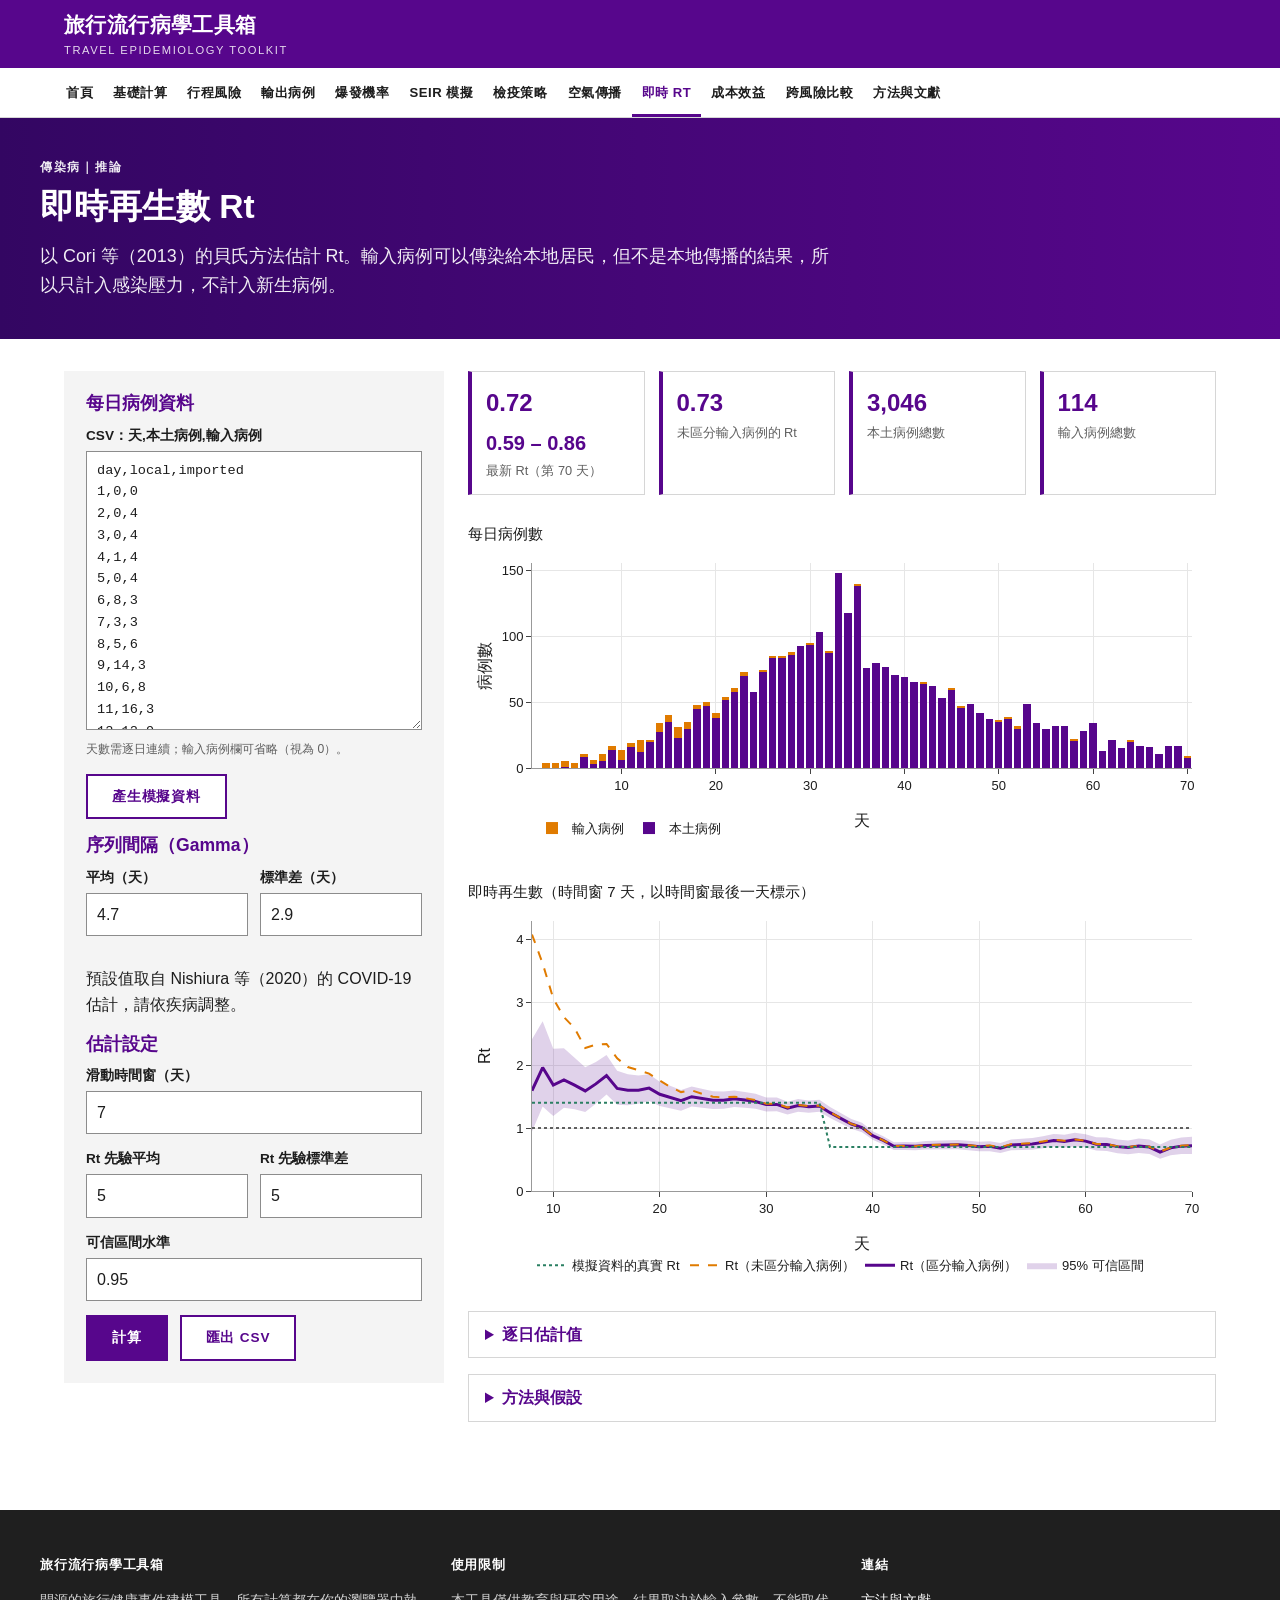
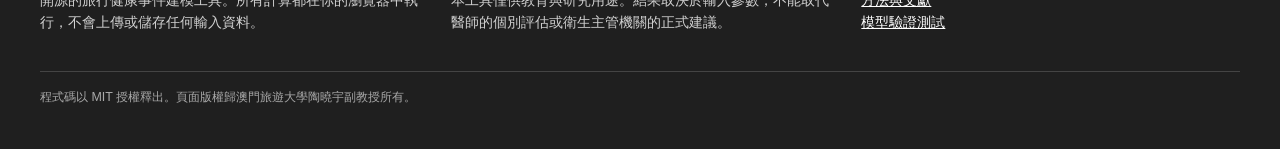
<file: rt.html>
<!doctype html>
<html lang="zh-Hant">
<head>
<meta charset="utf-8">
<meta name="viewport" content="width=device-width, initial-scale=1">
<title>即時再生數 Rt｜旅行流行病學工具箱</title>
<link rel="stylesheet" href="assets/css/style.css">
<script src="https://cdn.plot.ly/plotly-2.35.2.min.js"></script>
</head>
<body data-page="rt">
<div id="site-header"></div>
<section class="hero hero-sm"><div class="inner"><p class="eyebrow">傳染病｜推論</p><h1>即時再生數 Rt</h1><p>以 Cori 等（2013）的貝氏方法估計 Rt。輸入病例可以傳染給本地居民，但不是本地傳播的結果，所以只計入感染壓力，不計入新生病例。</p></div></section>
<main id="main" class="container">
  <div class="error" id="error" role="alert" hidden></div>
  <div class="grid grid-2">
    <div class="panel">
      <h3>每日病例資料</h3>
      <div class="field"><label for="rtData">CSV：天,本土病例,輸入病例</label><textarea id="rtData" rows="12"></textarea>
        <div class="hint">天數需逐日連續；輸入病例欄可省略（視為 0）。</div></div>
      <div class="btn-row" style="margin-bottom:16px"><button class="btn secondary" id="example">產生模擬資料</button></div>
      <h3>序列間隔（Gamma）</h3>
      <div class="row-2">
        <div class="field"><label for="rtSiM">平均（天）</label><input id="rtSiM" type="number" step="0.1" value="4.7"></div>
        <div class="field"><label for="rtSiS">標準差（天）</label><input id="rtSiS" type="number" step="0.1" value="2.9"></div>
      </div>
      <p class="hint">預設值取自 Nishiura 等（2020）的 COVID-19 估計，請依疾病調整。</p>
      <h3>估計設定</h3>
      <div class="field"><label for="rtTau">滑動時間窗（天）</label><input id="rtTau" type="number" value="7"></div>
      <div class="row-2">
        <div class="field"><label for="rtPm">Rt 先驗平均</label><input id="rtPm" type="number" step="0.1" value="5"></div>
        <div class="field"><label for="rtPs">Rt 先驗標準差</label><input id="rtPs" type="number" step="0.1" value="5"></div>
      </div>
      <div class="field"><label for="rtConf">可信區間水準</label><input id="rtConf" type="number" step="0.01" value="0.95"></div>
      <div class="btn-row"><button class="btn" id="calcRt">計算</button><button class="btn secondary" id="exportRt">匯出 CSV</button></div>
    </div>
    <div>
      <div class="kpis" id="kpis"></div>
      <div id="chartInc" class="chart short"></div>
      <div id="chartRt" class="chart"></div>
      <details><summary>逐日估計值</summary><div class="table-wrap" id="out"></div></details>
      <details><summary>方法與假設</summary>
        <div class="formula">感染壓力 Λₜ = Σₛ wₛ (本土ₜ₋ₛ + 輸入ₜ₋ₛ)，w 為離散化的序列間隔分佈
時間窗 (t − τ + 1, …, t) 內，本土病例 ~ Poisson(Rₜ Λ)
先驗 Rₜ ~ Gamma(a, b)，後驗 Rₜ ~ Gamma(a + Σ本土, 1 / (1/b + ΣΛ))
後驗變異係數 CV = 1 / √(a + Σ本土)</div>
        <p class="note">「未區分輸入病例」的對照線把所有病例都當成本土病例，在輸入病例多的時期會高估 Rt（Thompson 等 2019）。序列間隔以累積分佈差分離散化，和 EpiEstim 的離散化方式略有不同。表格中後驗變異係數大於 0.3 的估計值以灰色標示，代表時間窗內病例太少，估計不穩定。假設各日病例的通報延遲相同且通報完整。</p>
      </details>
    </div>
  </div>
</main>
<div id="site-footer"></div>
<script src="assets/js/epi.js"></script>
<script src="assets/js/layout.js"></script>
<script>
let example = null, lastRt = null;

function rpois(l) {
  if (l <= 0) return 0;
  if (l > 50) return Math.max(0, Math.round(Epi.rnorm(l, Math.sqrt(l))));
  const L = Math.exp(-l);
  let k = 0, p = 1;
  do { k++; p *= Epi.runif(); } while (p > L);
  return k - 1;
}
function makeExample() {
  Epi.setSeed(7);
  const T = 70, w = Epi.discretizeGamma(4.7, 2.9, 30), local = [], imp = [], trueR = [];
  for (let t = 0; t < T; t++) {
    const R = t < 35 ? 1.4 : 0.7;
    let lam = 0;
    for (let s = 1; s <= t && s < w.length; s++) lam += w[s] * (local[t - s] + imp[t - s]);
    imp.push(rpois(t < 25 ? 4 : 0.5));
    local.push(rpois(R * lam));
    trueR.push(R);
  }
  const text = 'day,local,imported\n' + local.map((v, i) => `${i + 1},${v},${imp[i]}`).join('\n');
  example = { text, trueR };
  document.getElementById('rtData').value = text;
}

function parse(text) {
  const lines = text.split(/\r?\n/).map(l => l.trim()).filter(l => l && !l.startsWith('#'));
  const days = [], local = [], imported = [];
  lines.forEach((line, i) => {
    const f = line.split(/[,\t;，]/).map(s => s.trim());
    if (i === 0 && !Number.isFinite(Number(f[0]))) return; // 標題列
    const d = Number(f[0]), l = Number(f[1]), im = f.length > 2 && f[2] !== '' ? Number(f[2]) : 0;
    if (f.length < 2 || !Number.isInteger(d)) throw new Error(`第 ${i + 1} 筆資料：天數欄需為整數`);
    if (!Number.isInteger(l) || l < 0 || !Number.isInteger(im) || im < 0) throw new Error(`第 ${i + 1} 筆資料：病例數需為非負整數`);
    days.push(d); local.push(l); imported.push(im);
  });
  for (let i = 1; i < days.length; i++) {
    if (days[i] !== days[i - 1] + 1) throw new Error(`天數需逐日連續：第 ${days[i - 1]} 天之後接到第 ${days[i]} 天`);
  }
  return { days, local, imported };
}

const calc = UI.run('calcRt', () => {
  const siM = UI.num('rtSiM', { min: 0.5, max: 60 }), siS = UI.num('rtSiS', { min: 0.1, max: 60 });
  const tau = UI.num('rtTau', { min: 1, max: 60, int: true });
  const pm = UI.num('rtPm', { min: 0.01 }), psd = UI.num('rtPs', { min: 0.01 });
  const conf = UI.num('rtConf', { min: 0.5, max: 0.999 });
  const text = document.getElementById('rtData').value;
  const { days, local, imported } = parse(text);
  if (days.length <= tau) throw new Error(`資料天數（${days.length}）需多於時間窗（${tau} 天）`);
  const w = Epi.discretizeGamma(siM, siS, Math.ceil(siM + 6 * siS));
  const [ps, pscale] = Epi.gammaFromMoments(pm, psd);
  const est = Epi.coriRt(local, imported, w, tau, ps, pscale, conf);
  const naive = Epi.coriRt(local.map((v, i) => v + imported[i]), local.map(() => 0), w, tau, ps, pscale, conf);
  if (est.length === 0) throw new Error('沒有可估計的時間點，請確認資料中有病例');
  const naiveByT = new Map(naive.map(r => [r.t, r]));
  const rows = est.map(r => ({ day: days[r.t], ...r, cv: 1 / Math.sqrt(ps + r.cases), naive: naiveByT.get(r.t) }));
  lastRt = rows;

  const latest = rows[rows.length - 1];
  UI.kpis('kpis', [
    [`最新 Rt（第 ${latest.day} 天）`, `${UI.fmt(latest.mean, 2)}<br><small>${UI.fmt(latest.lo, 2)} – ${UI.fmt(latest.hi, 2)}</small>`],
    ['未區分輸入病例的 Rt', latest.naive ? UI.fmt(latest.naive.mean, 2) : '—'],
    ['本土病例總數', UI.fmt(local.reduce((a, b) => a + b, 0), 0)],
    ['輸入病例總數', UI.fmt(imported.reduce((a, b) => a + b, 0), 0)]
  ]);
  UI.plot('chartInc', [
    { type: 'bar', x: days, y: local, name: '本土病例', marker: { color: '#57068c' } },
    { type: 'bar', x: days, y: imported, name: '輸入病例', marker: { color: '#e07b00' } }
  ], { title: '每日病例數', barmode: 'stack', xaxis: { title: '天' }, yaxis: { title: '病例數' } });

  const x = rows.map(r => r.day), traces = [
    { x, y: rows.map(r => r.hi), mode: 'lines', line: { width: 0 }, showlegend: false, hoverinfo: 'skip' },
    { x, y: rows.map(r => r.lo), mode: 'lines', line: { width: 0 }, fill: 'tonexty', fillcolor: 'rgba(87,6,140,.18)', name: `${UI.fmt(conf * 100, 1)}% 可信區間` },
    { x, y: rows.map(r => r.mean), mode: 'lines', line: { color: '#57068c', width: 3 }, name: 'Rt（區分輸入病例）' },
    { x, y: rows.map(r => r.naive?.mean ?? null), mode: 'lines', line: { color: '#e07b00', dash: 'dash' }, name: 'Rt（未區分輸入病例）' }
  ];
  if (example && text === example.text) {
    traces.push({ x, y: rows.map(r => example.trueR[r.t]), mode: 'lines', line: { color: '#2a7f62', dash: 'dot', width: 2 }, name: '模擬資料的真實 Rt' });
  }
  UI.plot('chartRt', traces, {
    title: `即時再生數（時間窗 ${tau} 天，以時間窗最後一天標示）`, xaxis: { title: '天' }, yaxis: { title: 'Rt', rangemode: 'tozero' },
    shapes: [{ type: 'line', xref: 'paper', x0: 0, x1: 1, y0: 1, y1: 1, line: { dash: 'dot', color: '#5f5f5f' } }]
  });
  document.getElementById('out').innerHTML = `<table class="data"><thead><tr><th>天</th><th>時間窗本土病例</th><th>Rt</th><th>可信區間</th><th>CV</th><th>未區分輸入</th></tr></thead><tbody>
    ${rows.map(r => `<tr${r.cv > 0.3 ? ' style="color:#8a8a8a"' : ''}><td>${r.day}</td><td>${r.cases}</td><td>${UI.fmt(r.mean, 2)}</td><td>${UI.fmt(r.lo, 2)} – ${UI.fmt(r.hi, 2)}</td><td>${UI.fmt(r.cv, 2)}</td><td>${r.naive ? UI.fmt(r.naive.mean, 2) : '—'}</td></tr>`).join('')}
    </tbody></table>`;
});

document.getElementById('example').addEventListener('click', () => { makeExample(); calc(); });
document.getElementById('exportRt').addEventListener('click', () => {
  if (!lastRt) return;
  UI.downloadCSV('rt.csv', [['天', '時間窗本土病例', 'Rt', '下限', '上限', 'CV', '未區分輸入Rt'],
    ...lastRt.map(r => [r.day, r.cases, r.mean, r.lo, r.hi, r.cv, r.naive ? r.naive.mean : ''])]);
});
makeExample();
calc();
</script>
</body>
</html>
</file>
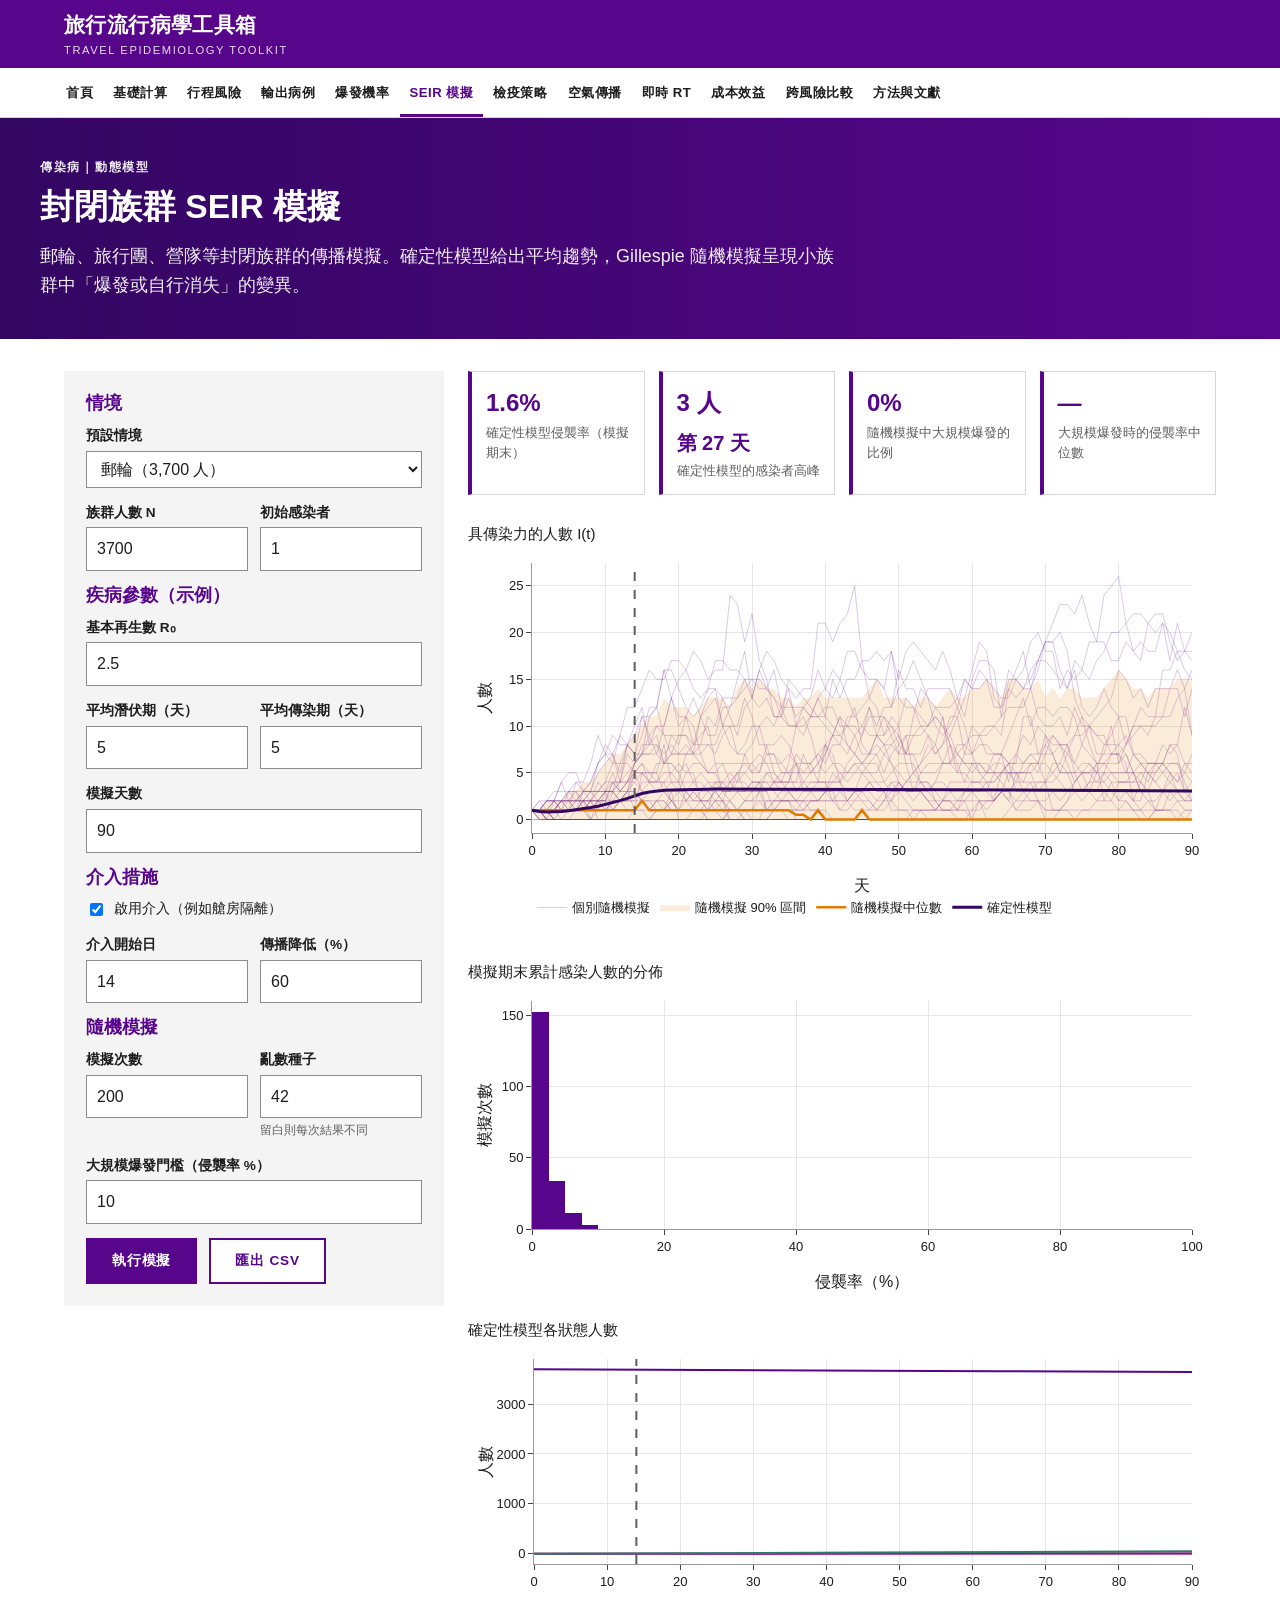
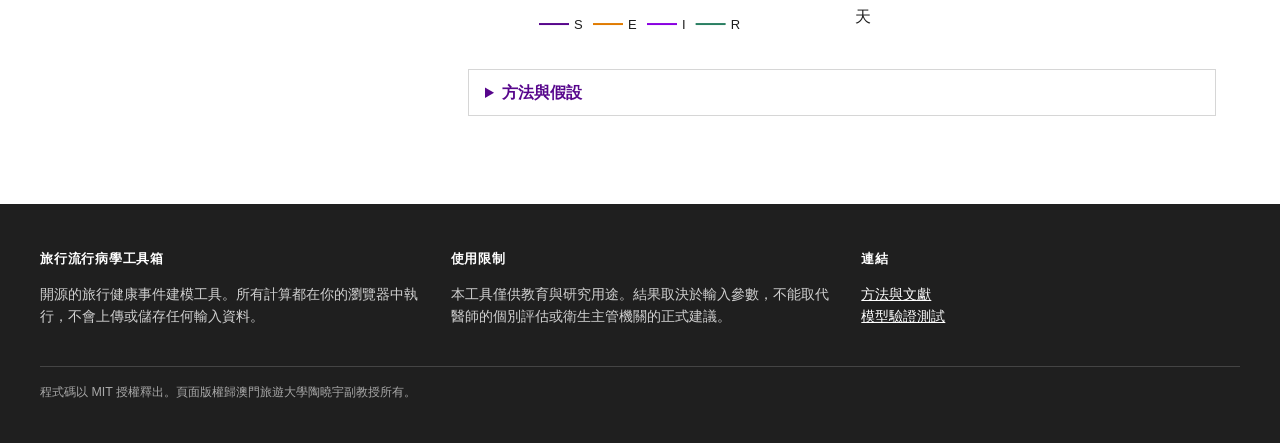
<file: seir.html>
<!doctype html>
<html lang="zh-Hant">
<head>
<meta charset="utf-8">
<meta name="viewport" content="width=device-width, initial-scale=1">
<title>封閉族群 SEIR 模擬｜旅行流行病學工具箱</title>
<link rel="stylesheet" href="assets/css/style.css">
<script src="https://cdn.plot.ly/plotly-2.35.2.min.js"></script>
</head>
<body data-page="seir">
<div id="site-header"></div>
<section class="hero hero-sm"><div class="inner"><p class="eyebrow">傳染病｜動態模型</p><h1>封閉族群 SEIR 模擬</h1><p>郵輪、旅行團、營隊等封閉族群的傳播模擬。確定性模型給出平均趨勢，Gillespie 隨機模擬呈現小族群中「爆發或自行消失」的變異。</p></div></section>
<main id="main" class="container">
  <div class="error" id="error" role="alert" hidden></div>
  <div class="grid grid-2">
    <div class="panel">
      <h3>情境</h3>
      <div class="field"><label for="sPreset">預設情境</label>
        <select id="sPreset"><option value="cruise">郵輪（3,700 人）</option><option value="tour">旅行團（40 人）</option><option value="camp">營隊（300 人）</option><option value="custom">自訂</option></select></div>
      <div class="row-2">
        <div class="field"><label for="sN">族群人數 N</label><input id="sN" type="number" value="3700"></div>
        <div class="field"><label for="sI0">初始感染者</label><input id="sI0" type="number" value="1"></div>
      </div>
      <h3>疾病參數（示例）</h3>
      <div class="field"><label for="sR0">基本再生數 R₀</label><input id="sR0" type="number" step="0.1" value="2.5"></div>
      <div class="row-2">
        <div class="field"><label for="sInc">平均潛伏期（天）</label><input id="sInc" type="number" step="0.1" value="5"></div>
        <div class="field"><label for="sInf">平均傳染期（天）</label><input id="sInf" type="number" step="0.1" value="5"></div>
      </div>
      <div class="field"><label for="sDays">模擬天數</label><input id="sDays" type="number" value="90"></div>
      <h3>介入措施</h3>
      <div class="field check"><label><input type="checkbox" id="sInt" checked> 啟用介入（例如艙房隔離）</label></div>
      <div class="row-2">
        <div class="field"><label for="sTint">介入開始日</label><input id="sTint" type="number" value="14"></div>
        <div class="field"><label for="sRed">傳播降低（%）</label><input id="sRed" type="number" value="60"></div>
      </div>
      <h3>隨機模擬</h3>
      <div class="row-2">
        <div class="field"><label for="sRuns">模擬次數</label><input id="sRuns" type="number" value="200"></div>
        <div class="field"><label for="sSeed">亂數種子</label><input id="sSeed" type="number" value="42"><div class="hint">留白則每次結果不同</div></div>
      </div>
      <div class="field"><label for="sMajor">大規模爆發門檻（侵襲率 %）</label><input id="sMajor" type="number" value="10"></div>
      <div class="btn-row"><button class="btn" id="calcS">執行模擬</button><button class="btn secondary" id="exportS">匯出 CSV</button></div>
    </div>
    <div>
      <div class="kpis" id="kpis"></div>
      <div id="chartI" class="chart"></div>
      <div id="chartFinal" class="chart short"></div>
      <div id="chartDet" class="chart short"></div>
      <details><summary>方法與假設</summary>
        <div class="formula">dS/dt = −β S I / N
dE/dt = β S I / N − σ E
dI/dt = σ E − γ I
dR/dt = γ I
β = R₀ γ，σ = 1 / 平均潛伏期，γ = 1 / 平均傳染期；介入後 β 乘以 (1 − 降低比例)
確定性模型：四階 Runge–Kutta，步長 0.05 天
隨機模型：Gillespie 直接法，事件為感染、發病、移除</div>
        <p class="note">假設族群均勻混合、人數固定、沒有人上下船或離團。潛伏期與傳染期為指數分佈。在這個假設下，一名初始感染者的傳播鏈自行消失的機率約為 1/R₀，所以頁面另外列出分支過程的近似值作為對照。隨機模擬的中位數可能為 0，代表多數模擬的傳播鏈很早就結束。</p>
      </details>
    </div>
  </div>
</main>
<div id="site-footer"></div>
<script src="assets/js/epi.js"></script>
<script src="assets/js/layout.js"></script>
<script>
const PRESETS = { cruise: { N: 3700, I0: 1 }, tour: { N: 40, I0: 1 }, camp: { N: 300, I0: 1 } };
document.getElementById('sPreset').addEventListener('change', e => {
  const p = PRESETS[e.target.value];
  if (p) { document.getElementById('sN').value = p.N; document.getElementById('sI0').value = p.I0; }
});
let lastS = null;

const calc = UI.run('calcS', () => {
  const N = UI.num('sN', { min: 2, max: 20000, int: true });
  const I0 = UI.num('sI0', { min: 1, max: N - 1, int: true });
  const R0 = UI.num('sR0', { min: 0, max: 30 });
  const incub = UI.num('sInc', { min: 0.1, max: 60 }), infect = UI.num('sInf', { min: 0.1, max: 60 });
  const days = UI.num('sDays', { min: 1, max: 730, int: true });
  const p = { N, I0, R0, incub, infect, days };
  const useInt = UI.checked('sInt');
  if (useInt) { p.tInt = UI.num('sTint', { min: 0, max: days }); p.red = UI.num('sRed', { min: 0, max: 100 }) / 100; }
  const runs = UI.num('sRuns', { min: 1, max: 2000, int: true });
  const thr = UI.num('sMajor', { min: 0.1, max: 100 }) / 100;
  if (N * runs > 4e6) throw new Error(`族群人數 × 模擬次數 = ${UI.fmt(N * runs, 0)}，超過 4,000,000 的上限，請減少人數或模擬次數`);
  const seed = UI.text('sSeed');
  if (seed !== '' && !Number.isInteger(Number(seed))) throw new Error('「亂數種子」需要是整數或留白');
  Epi.setSeed(seed === '' ? NaN : Number(seed));

  const det = Epi.seirODE(p);
  const sims = Array.from({ length: runs }, () => Epi.seirGillespie(p));
  const t = det.map(d => d.t);
  const band = t.map((_, d) => {
    const v = sims.map(s => s.I[d]);
    return [Epi.quantile(v, 0.05), Epi.quantile(v, 0.5), Epi.quantile(v, 0.95)];
  });
  const finals = sims.map(s => s.finalSize);
  const major = finals.filter(f => f >= thr * N);
  const peak = det.reduce((a, b) => (b.I > a.I ? b : a));
  const attack = (N - det[det.length - 1].S) / N;
  const theo = R0 > 1 ? 1 - Math.pow(1 / R0, I0) : 0;
  lastS = { t, det, band };

  UI.kpis('kpis', [
    ['確定性模型侵襲率（模擬期末）', UI.pct(attack, 1)],
    ['確定性模型的感染者高峰', `${UI.fmt(peak.I, 0)} 人<br><small>第 ${peak.t} 天</small>`],
    ['隨機模擬中大規模爆發的比例', UI.pct(major.length / runs, 1) + (useInt ? '' : `<br><small>分支過程近似值 ${UI.pct(theo, 1)}</small>`)],
    ['大規模爆發時的侵襲率中位數', major.length ? UI.pct(Epi.quantile(major, 0.5) / N, 1) : '—']
  ]);

  const traces = sims.slice(0, 40).map((s, i) => ({
    x: t, y: s.I, mode: 'lines', line: { color: 'rgba(112,43,157,.25)', width: 1 },
    hoverinfo: 'skip', showlegend: i === 0, name: '個別隨機模擬', legendgroup: 'sim'
  }));
  traces.push(
    { x: t, y: band.map(b => b[2]), mode: 'lines', line: { width: 0 }, showlegend: false, hoverinfo: 'skip' },
    { x: t, y: band.map(b => b[0]), mode: 'lines', line: { width: 0 }, fill: 'tonexty', fillcolor: 'rgba(224,123,0,.15)', name: '隨機模擬 90% 區間' },
    { x: t, y: band.map(b => b[1]), mode: 'lines', line: { color: '#e07b00', width: 2.5 }, name: '隨機模擬中位數' },
    { x: t, y: det.map(d => d.I), mode: 'lines', line: { color: '#330662', width: 3 }, name: '確定性模型' }
  );
  const shapes = useInt ? [{ type: 'line', x0: p.tInt, x1: p.tInt, yref: 'paper', y0: 0, y1: 1, line: { dash: 'dash', color: '#5f5f5f' } }] : [];
  UI.plot('chartI', traces, { title: '具傳染力的人數 I(t)', xaxis: { title: '天' }, yaxis: { title: '人數' }, shapes });

  UI.plot('chartFinal', [{ type: 'histogram', x: finals.map(f => f / N * 100), xbins: { start: 0, end: 100, size: 2.5 }, marker: { color: '#57068c' } }],
    { title: '模擬期末累計感染人數的分佈', xaxis: { title: '侵襲率（%）', range: [0, 100] }, yaxis: { title: '模擬次數' }, showlegend: false });

  UI.plot('chartDet', ['S', 'E', 'I', 'R'].map(k => ({ x: t, y: det.map(d => d[k]), mode: 'lines', name: k })),
    { title: '確定性模型各狀態人數', xaxis: { title: '天' }, yaxis: { title: '人數' }, shapes });
});
calc();

document.getElementById('exportS').addEventListener('click', () => {
  if (!lastS) return;
  UI.downloadCSV('seir.csv', [
    ['天', 'S', 'E', 'I', 'R', '隨機 I 第5百分位', '隨機 I 中位數', '隨機 I 第95百分位'],
    ...lastS.t.map((d, i) => [d, lastS.det[i].S, lastS.det[i].E, lastS.det[i].I, lastS.det[i].R, ...lastS.band[i]])
  ]);
});
</script>
</body>
</html>
</file>
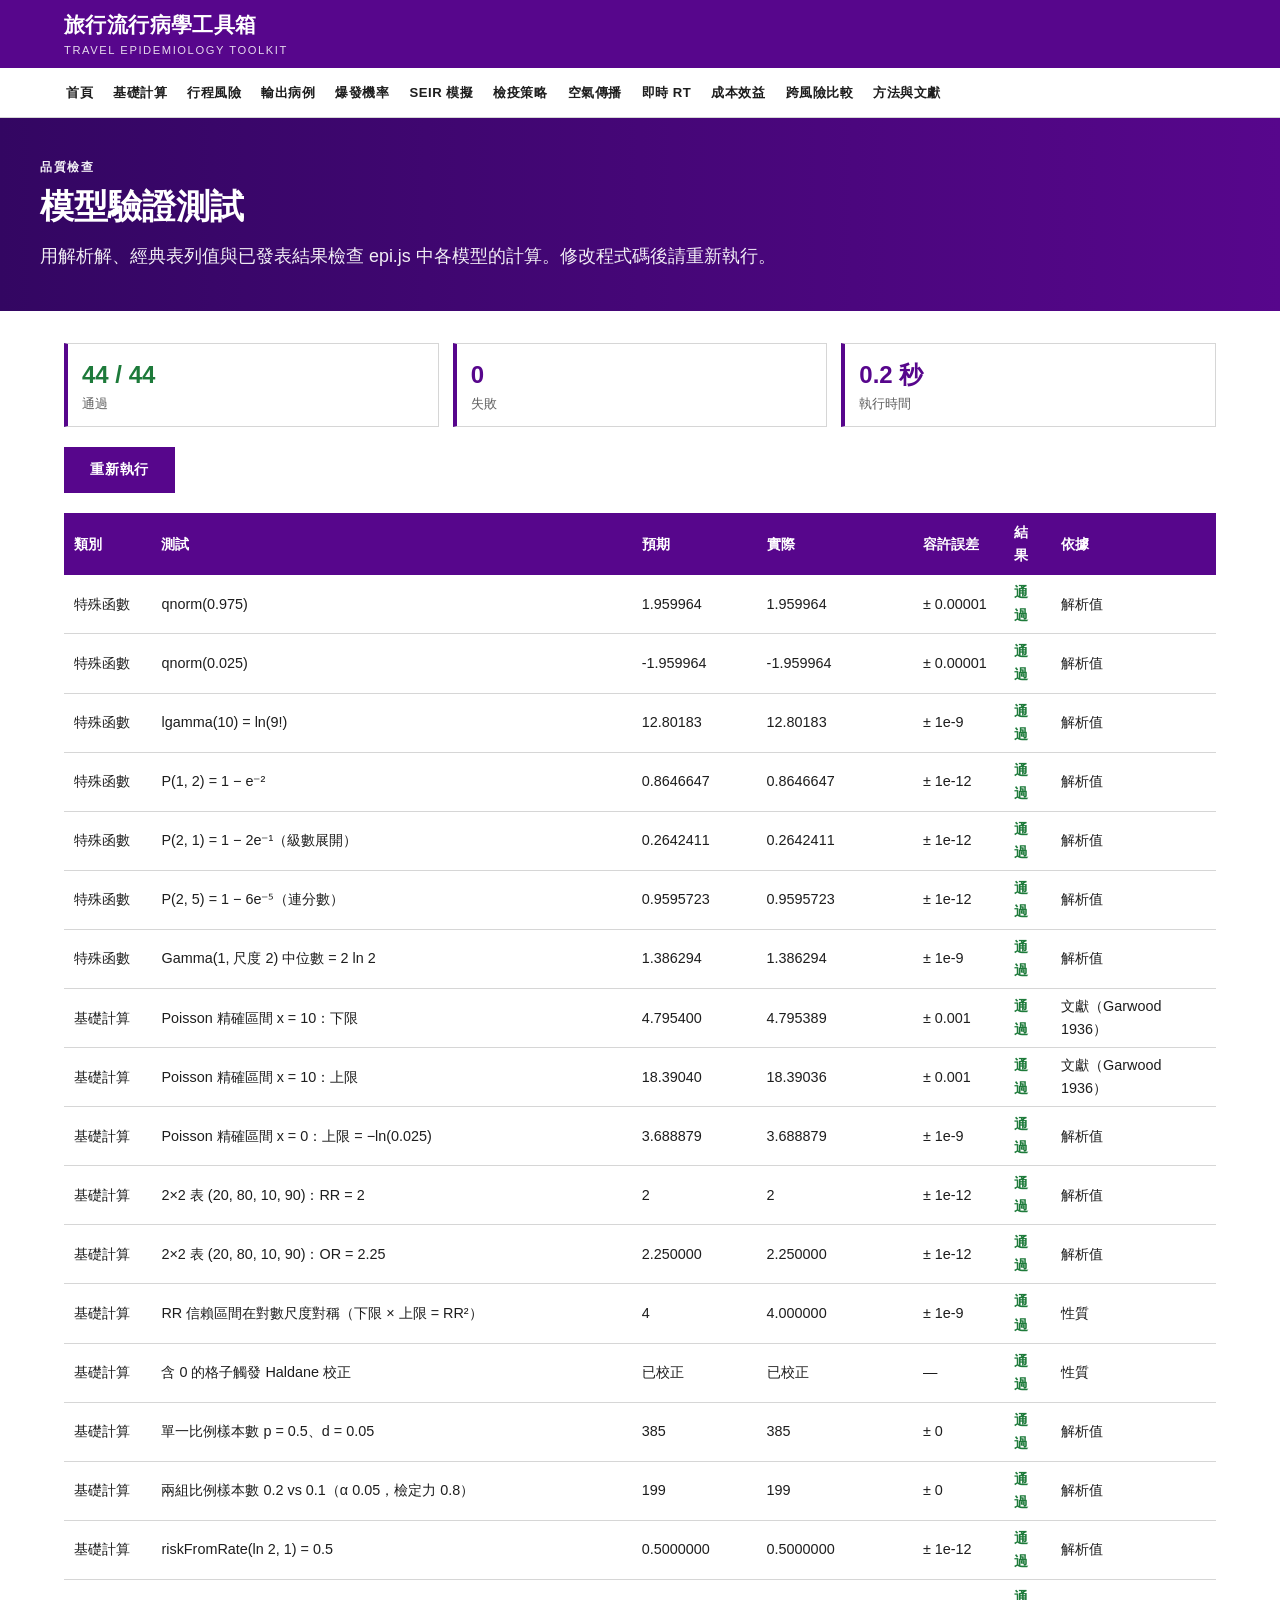
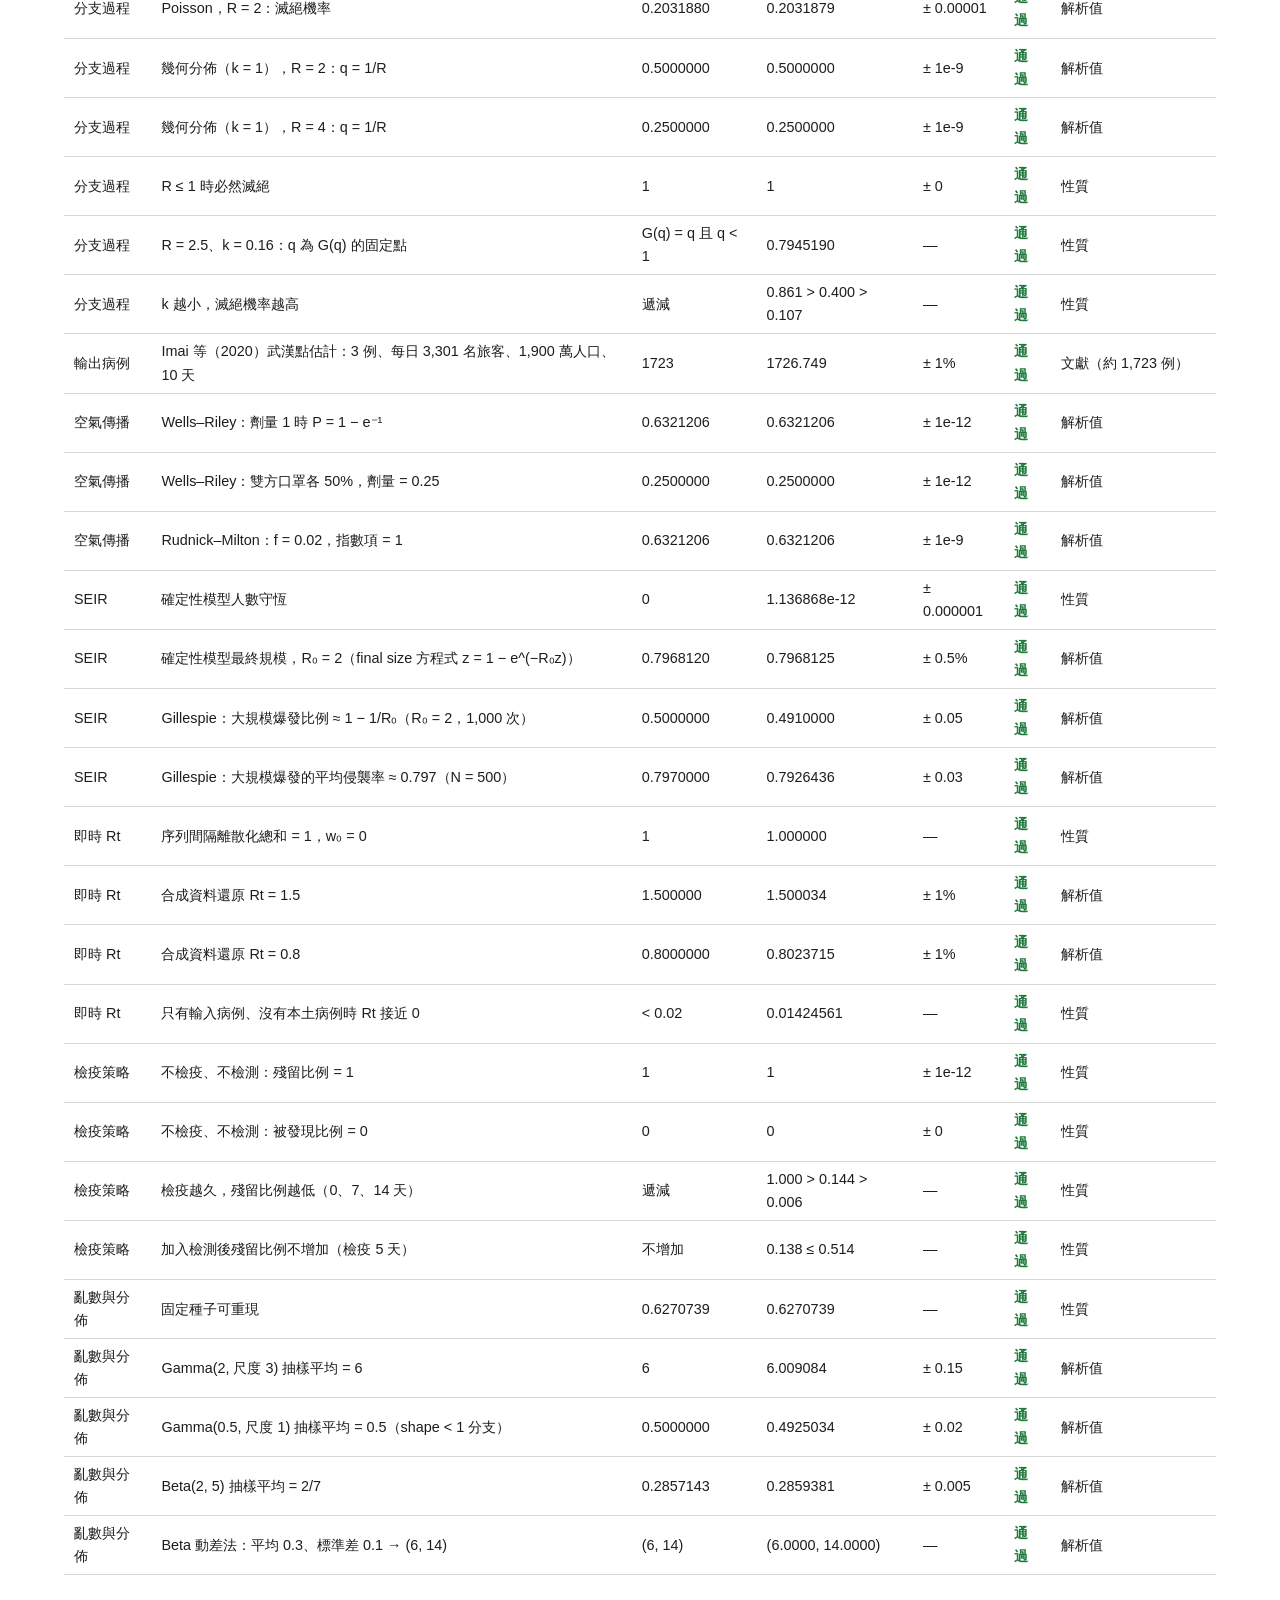
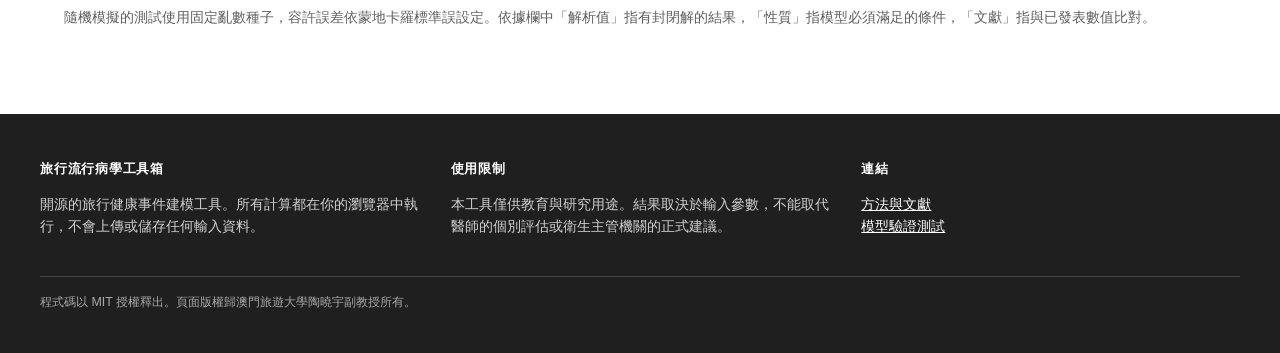
<file: tests.html>
<!doctype html>
<html lang="zh-Hant">
<head>
<meta charset="utf-8">
<meta name="viewport" content="width=device-width, initial-scale=1">
<title>模型驗證測試｜旅行流行病學工具箱</title>
<link rel="stylesheet" href="assets/css/style.css">
</head>
<body data-page="tests">
<div id="site-header"></div>
<section class="hero hero-sm"><div class="inner"><p class="eyebrow">品質檢查</p><h1>模型驗證測試</h1><p>用解析解、經典表列值與已發表結果檢查 epi.js 中各模型的計算。修改程式碼後請重新執行。</p></div></section>
<main id="main" class="container">
  <div class="error" id="error" role="alert" hidden></div>
  <div class="kpis" id="summary"></div>
  <div class="btn-row" style="margin-bottom:20px"><button class="btn" id="rerun">重新執行</button></div>
  <div class="table-wrap" id="results"></div>
  <p class="note">隨機模擬的測試使用固定亂數種子，容許誤差依蒙地卡羅標準誤設定。依據欄中「解析值」指有封閉解的結果，「性質」指模型必須滿足的條件，「文獻」指與已發表數值比對。</p>
</main>
<div id="site-footer"></div>
<script src="assets/js/epi.js"></script>
<script src="assets/js/layout.js"></script>
<script>
const near = (got, exp, tol) => ({ got, exp, tol: `± ${tol}`, ok: Math.abs(got - exp) <= tol });
const rel = (got, exp, r) => ({ got, exp, tol: `± ${r * 100}%`, ok: Math.abs(got - exp) <= r * Math.abs(exp) });
const prop = (ok, got, exp) => ({ got, exp, tol: '—', ok: Boolean(ok) });

let gilCache = null;
function gillespieRuns() {
  if (!gilCache) {
    Epi.setSeed(123);
    const N = 500, runs = 1000;
    const sims = Array.from({ length: runs }, () => Epi.seirGillespie({ N, I0: 1, R0: 2, incub: 5, infect: 5, days: 400 }));
    const major = sims.filter(s => s.finalSize >= 0.1 * N);
    gilCache = { pMajor: major.length / runs, attack: Epi.mean(major.map(s => s.finalSize / N)) };
  }
  return gilCache;
}
function coriSynthetic(R) {
  const w = Epi.discretizeGamma(4.7, 2.9, 30), T = 40;
  const local = new Array(T).fill(0), imp = new Array(T).fill(0);
  imp[0] = 1000;
  for (let t = 1; t < T; t++) {
    let lam = 0;
    for (let s = 1; s <= t && s < w.length; s++) lam += w[s] * (local[t - s] + imp[t - s]);
    local[t] = R * lam;
  }
  const est = Epi.coriRt(local, imp, w, 7, 1, 5);
  return est[est.length - 1].mean;
}
const QBASE = { n: 20000, W: 7, ml: 1.621, sl: 0.418, asym: 0.3, excludePre: false, pre: 2, post: 7,
  symptomDetect: false, tests: [], detPre: 3, detPost: 14, sens: 0.8 };
const qsim = (o) => { Epi.setSeed(99); return Epi.quarantineSim({ ...QBASE, ...o }); };

const TESTS = [
  ['特殊函數', 'qnorm(0.975)', '解析值', () => near(Epi.qnorm(0.975), 1.959964, 1e-5)],
  ['特殊函數', 'qnorm(0.025)', '解析值', () => near(Epi.qnorm(0.025), -1.959964, 1e-5)],
  ['特殊函數', 'lgamma(10) = ln(9!)', '解析值', () => near(Epi.lgamma(10), Math.log(362880), 1e-9)],
  ['特殊函數', 'P(1, 2) = 1 − e⁻²', '解析值', () => near(Epi.pgamma(2, 1, 1), 1 - Math.exp(-2), 1e-12)],
  ['特殊函數', 'P(2, 1) = 1 − 2e⁻¹（級數展開）', '解析值', () => near(Epi.pgamma(1, 2, 1), 1 - 2 * Math.exp(-1), 1e-12)],
  ['特殊函數', 'P(2, 5) = 1 − 6e⁻⁵（連分數）', '解析值', () => near(Epi.pgamma(5, 2, 1), 1 - 6 * Math.exp(-5), 1e-12)],
  ['特殊函數', 'Gamma(1, 尺度 2) 中位數 = 2 ln 2', '解析值', () => near(Epi.qgamma(0.5, 1, 2), 2 * Math.log(2), 1e-9)],

  ['基礎計算', 'Poisson 精確區間 x = 10：下限', '文獻（Garwood 1936）', () => near(Epi.poissonRateCI(10, 1).lo, 4.7954, 1e-3)],
  ['基礎計算', 'Poisson 精確區間 x = 10：上限', '文獻（Garwood 1936）', () => near(Epi.poissonRateCI(10, 1).hi, 18.3904, 1e-3)],
  ['基礎計算', 'Poisson 精確區間 x = 0：上限 = −ln(0.025)', '解析值', () => near(Epi.poissonRateCI(0, 1).hi, -Math.log(0.025), 1e-9)],
  ['基礎計算', '2×2 表 (20, 80, 10, 90)：RR = 2', '解析值', () => near(Epi.twoByTwo(20, 80, 10, 90).rr, 2, 1e-12)],
  ['基礎計算', '2×2 表 (20, 80, 10, 90)：OR = 2.25', '解析值', () => near(Epi.twoByTwo(20, 80, 10, 90).or, 2.25, 1e-12)],
  ['基礎計算', 'RR 信賴區間在對數尺度對稱（下限 × 上限 = RR²）', '性質', () => { const r = Epi.twoByTwo(20, 80, 10, 90); return near(r.rrCI[0] * r.rrCI[1], 4, 1e-9); }],
  ['基礎計算', '含 0 的格子觸發 Haldane 校正', '性質', () => prop(Epi.twoByTwo(0, 10, 5, 5).corrected, '已校正', '已校正')],
  ['基礎計算', '單一比例樣本數 p = 0.5、d = 0.05', '解析值', () => near(Epi.sampleSizeProportion(0.5, 0.05), 385, 0)],
  ['基礎計算', '兩組比例樣本數 0.2 vs 0.1（α 0.05，檢定力 0.8）', '解析值', () => near(Epi.sampleSizeTwoProportions(0.2, 0.1), 199, 0)],
  ['基礎計算', 'riskFromRate(ln 2, 1) = 0.5', '解析值', () => near(Epi.riskFromRate(Math.log(2), 1), 0.5, 1e-12)],

  ['分支過程', 'Poisson，R = 2：滅絕機率', '解析值', () => near(Epi.extinctionProb(2, Infinity), 0.203188, 1e-5)],
  ['分支過程', '幾何分佈（k = 1），R = 2：q = 1/R', '解析值', () => near(Epi.extinctionProb(2, 1), 0.5, 1e-9)],
  ['分支過程', '幾何分佈（k = 1），R = 4：q = 1/R', '解析值', () => near(Epi.extinctionProb(4, 1), 0.25, 1e-9)],
  ['分支過程', 'R ≤ 1 時必然滅絕', '性質', () => near(Epi.extinctionProb(0.9, 0.5), 1, 0)],
  ['分支過程', 'R = 2.5、k = 0.16：q 為 G(q) 的固定點', '性質', () => {
    const R = 2.5, k = 0.16, q = Epi.extinctionProb(R, k), G = Math.pow(1 + (R / k) * (1 - q), -k);
    return prop(Math.abs(G - q) < 1e-10 && q < 1, q, 'G(q) = q 且 q < 1');
  }],
  ['分支過程', 'k 越小，滅絕機率越高', '性質', () => {
    const a = Epi.extinctionProb(2.5, 0.1), b = Epi.extinctionProb(2.5, 1), c = Epi.extinctionProb(2.5, Infinity);
    return prop(a > b && b > c, `${a.toFixed(3)} > ${b.toFixed(3)} > ${c.toFixed(3)}`, '遞減');
  }],

  ['輸出病例', 'Imai 等（2020）武漢點估計：3 例、每日 3,301 名旅客、1,900 萬人口、10 天', '文獻（約 1,723 例）', () => rel(Epi.imaiEstimate(3, 3301, 19e6, 10).estimate, 1723, 0.01)],

  ['空氣傳播', 'Wells–Riley：劑量 1 時 P = 1 − e⁻¹', '解析值', () => near(Epi.wellsRiley({ I: 1, q: 1, p: 1, t: 1, Q: 1 }).P, 1 - Math.exp(-1), 1e-12)],
  ['空氣傳播', 'Wells–Riley：雙方口罩各 50%，劑量 = 0.25', '解析值', () => near(Epi.wellsRiley({ I: 1, q: 1, p: 1, t: 1, Q: 1, maskI: 0.5, maskS: 0.5 }).dose, 0.25, 1e-12)],
  ['空氣傳播', 'Rudnick–Milton：f = 0.02，指數項 = 1', '解析值', () => near(Epi.rudnickMilton({ C: 1180, C0: 420, Ca: 38000, I: 1, q: 50, t: 1, n: 1 }).P, 1 - Math.exp(-1), 1e-9)],

  ['SEIR', '確定性模型人數守恆', '性質', () => {
    const out = Epi.seirODE({ N: 1000, I0: 1, R0: 3, incub: 4, infect: 6, days: 200 });
    const err = Math.max(...out.map(d => Math.abs(d.S + d.E + d.I + d.R - 1000)));
    return near(err, 0, 1e-6);
  }],
  ['SEIR', '確定性模型最終規模，R₀ = 2（final size 方程式 z = 1 − e^(−R₀z)）', '解析值', () => {
    const out = Epi.seirODE({ N: 1e6, I0: 1, R0: 2, incub: 5, infect: 5, days: 500 });
    return rel((1e6 - out[out.length - 1].S) / 1e6, 0.796812, 0.005);
  }],
  ['SEIR', 'Gillespie：大規模爆發比例 ≈ 1 − 1/R₀（R₀ = 2，1,000 次）', '解析值', () => near(gillespieRuns().pMajor, 0.5, 0.05)],
  ['SEIR', 'Gillespie：大規模爆發的平均侵襲率 ≈ 0.797（N = 500）', '解析值', () => near(gillespieRuns().attack, 0.797, 0.03)],

  ['即時 Rt', '序列間隔離散化總和 = 1，w₀ = 0', '性質', () => {
    const w = Epi.discretizeGamma(4.7, 2.9, 30);
    return prop(Math.abs(w.reduce((a, b) => a + b, 0) - 1) < 1e-12 && w[0] === 0, w.reduce((a, b) => a + b, 0), 1);
  }],
  ['即時 Rt', '合成資料還原 Rt = 1.5', '解析值', () => rel(coriSynthetic(1.5), 1.5, 0.01)],
  ['即時 Rt', '合成資料還原 Rt = 0.8', '解析值', () => rel(coriSynthetic(0.8), 0.8, 0.01)],
  ['即時 Rt', '只有輸入病例、沒有本土病例時 Rt 接近 0', '性質', () => {
    const w = Epi.discretizeGamma(4.7, 2.9, 30), T = 30;
    const est = Epi.coriRt(new Array(T).fill(0), new Array(T).fill(10), w, 7, 1, 5);
    const m = est[est.length - 1].mean;
    return prop(m < 0.02, m, '< 0.02');
  }],

  ['檢疫策略', '不檢疫、不檢測：殘留比例 = 1', '性質', () => near(qsim({ Q: 0 }).residualFraction, 1, 1e-12)],
  ['檢疫策略', '不檢疫、不檢測：被發現比例 = 0', '性質', () => near(qsim({ Q: 0 }).detectedFraction, 0, 0)],
  ['檢疫策略', '檢疫越久，殘留比例越低（0、7、14 天）', '性質', () => {
    const r = [0, 7, 14].map(Q => qsim({ Q, symptomDetect: true }).residualFraction);
    return prop(r[0] > r[1] && r[1] > r[2], r.map(x => x.toFixed(3)).join(' > '), '遞減');
  }],
  ['檢疫策略', '加入檢測後殘留比例不增加（檢疫 5 天）', '性質', () => {
    const a = qsim({ Q: 5 }).residualFraction, b = qsim({ Q: 5, tests: [5] }).residualFraction;
    return prop(b <= a, `${b.toFixed(3)} ≤ ${a.toFixed(3)}`, '不增加');
  }],

  ['亂數與分佈', '固定種子可重現', '性質', () => {
    Epi.setSeed(1); const a = Epi.runif(); Epi.setSeed(1); const b = Epi.runif();
    return prop(a === b, a, b);
  }],
  ['亂數與分佈', 'Gamma(2, 尺度 3) 抽樣平均 = 6', '解析值', () => {
    Epi.setSeed(5); const xs = Array.from({ length: 20000 }, () => Epi.rgamma(2, 3));
    return near(Epi.mean(xs), 6, 0.15);
  }],
  ['亂數與分佈', 'Gamma(0.5, 尺度 1) 抽樣平均 = 0.5（shape < 1 分支）', '解析值', () => {
    Epi.setSeed(6); const xs = Array.from({ length: 20000 }, () => Epi.rgamma(0.5, 1));
    return near(Epi.mean(xs), 0.5, 0.02);
  }],
  ['亂數與分佈', 'Beta(2, 5) 抽樣平均 = 2/7', '解析值', () => {
    Epi.setSeed(8); const xs = Array.from({ length: 20000 }, () => Epi.rbeta(2, 5));
    return near(Epi.mean(xs), 2 / 7, 0.005);
  }],
  ['亂數與分佈', 'Beta 動差法：平均 0.3、標準差 0.1 → (6, 14)', '解析值', () => {
    const [a, b] = Epi.betaFromMoments(0.3, 0.1);
    return prop(Math.abs(a - 6) < 1e-9 && Math.abs(b - 14) < 1e-9, `(${a.toFixed(4)}, ${b.toFixed(4)})`, '(6, 14)');
  }]
];

const show = v => (typeof v === 'number' ? (Number.isInteger(v) ? String(v) : v.toPrecision(7)) : UI.esc(String(v)));

UI.run('rerun', () => {
  gilCache = null;
  const t0 = performance.now();
  const res = TESTS.map(([cat, name, basis, fn]) => {
    try { return { cat, name, basis, ...fn() }; }
    catch (e) { return { cat, name, basis, got: '錯誤：' + e.message, exp: '', tol: '', ok: false }; }
  });
  Epi.setSeed(NaN);
  const passed = res.filter(r => r.ok).length;
  UI.kpis('summary', [
    ['通過', `<span class="${passed === res.length ? 'pass' : 'fail'}">${passed} / ${res.length}</span>`],
    ['失敗', String(res.length - passed)],
    ['執行時間', `${UI.fmt((performance.now() - t0) / 1000, 2)} 秒`]
  ]);
  document.getElementById('results').innerHTML = `<table class="data"><thead><tr><th>類別</th><th>測試</th><th>預期</th><th>實際</th><th>容許誤差</th><th>結果</th><th>依據</th></tr></thead><tbody>
    ${res.map(r => `<tr><td>${r.cat}</td><td>${r.name}</td><td>${show(r.exp)}</td><td>${show(r.got)}</td><td>${r.tol}</td>
      <td class="${r.ok ? 'pass' : 'fail'}">${r.ok ? '通過' : '失敗'}</td><td>${r.basis}</td></tr>`).join('')}
    </tbody></table>`;
})();
</script>
</body>
</html>
</file>
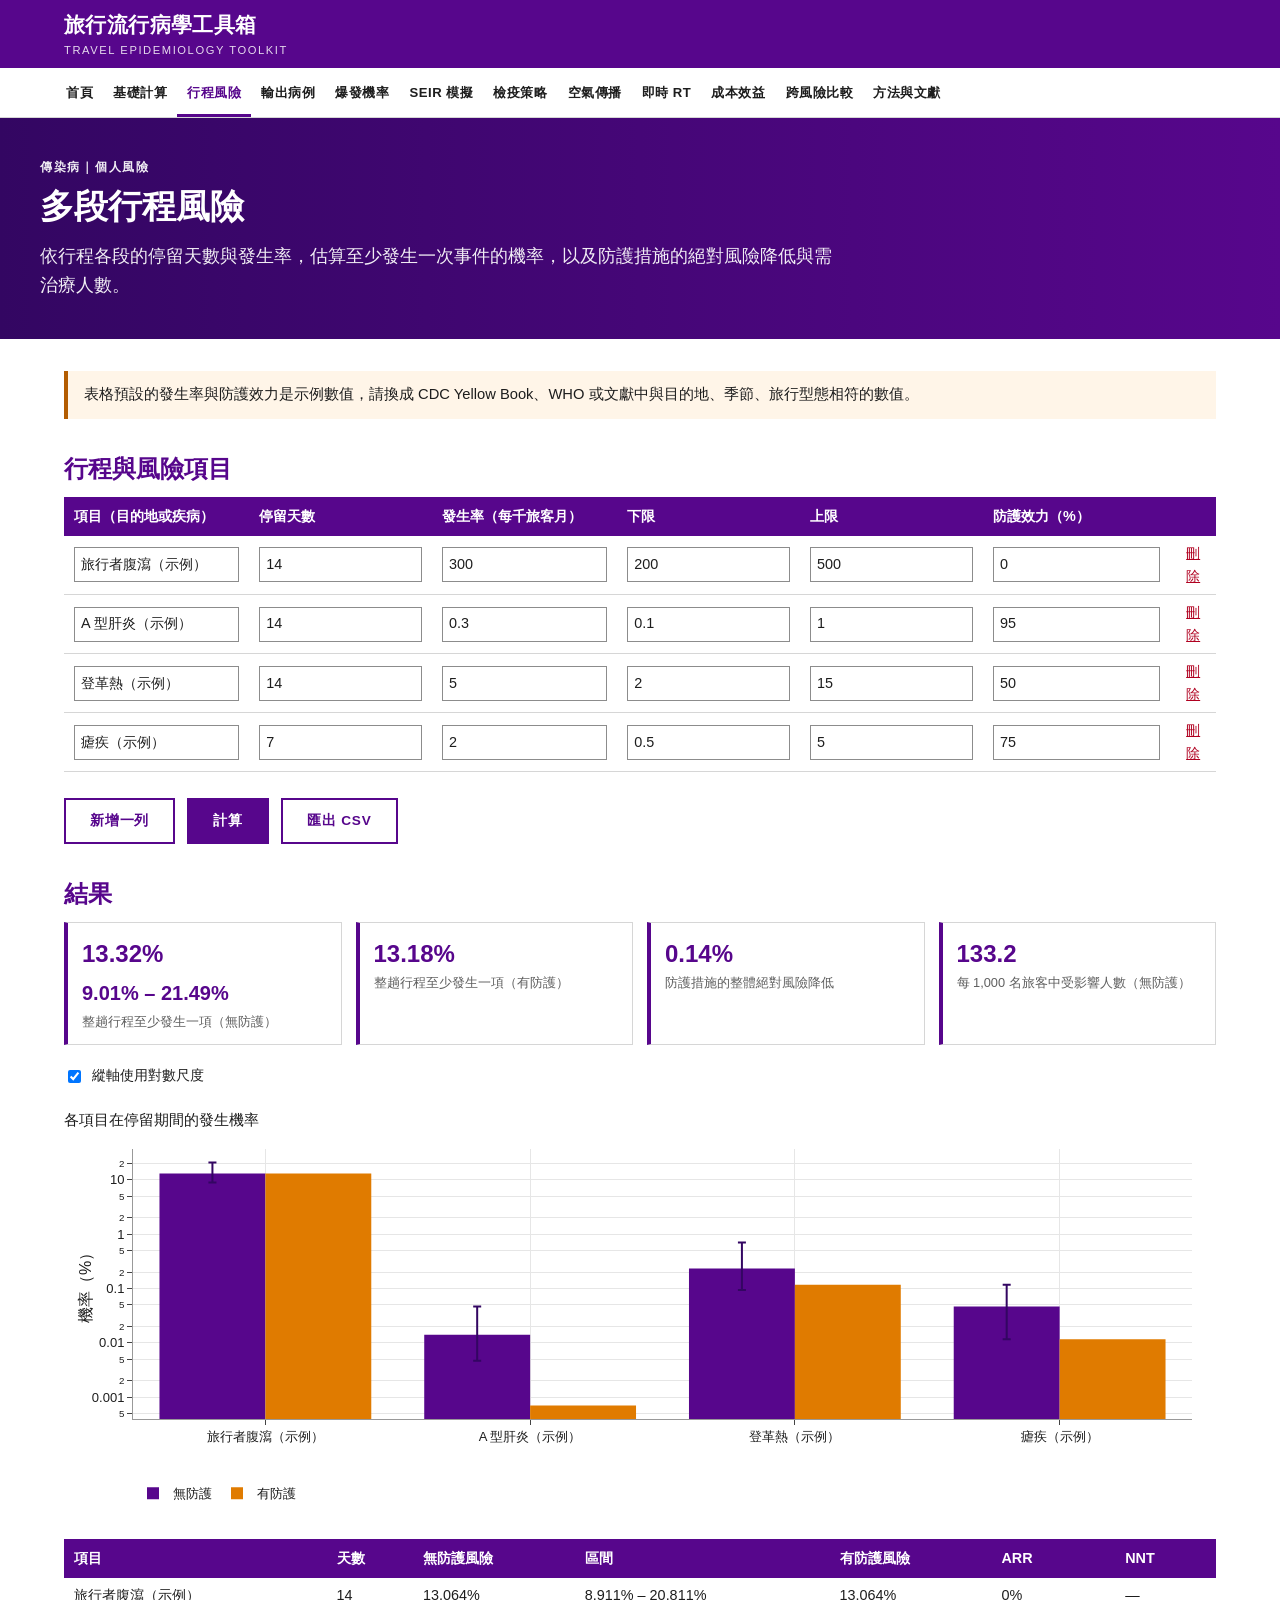
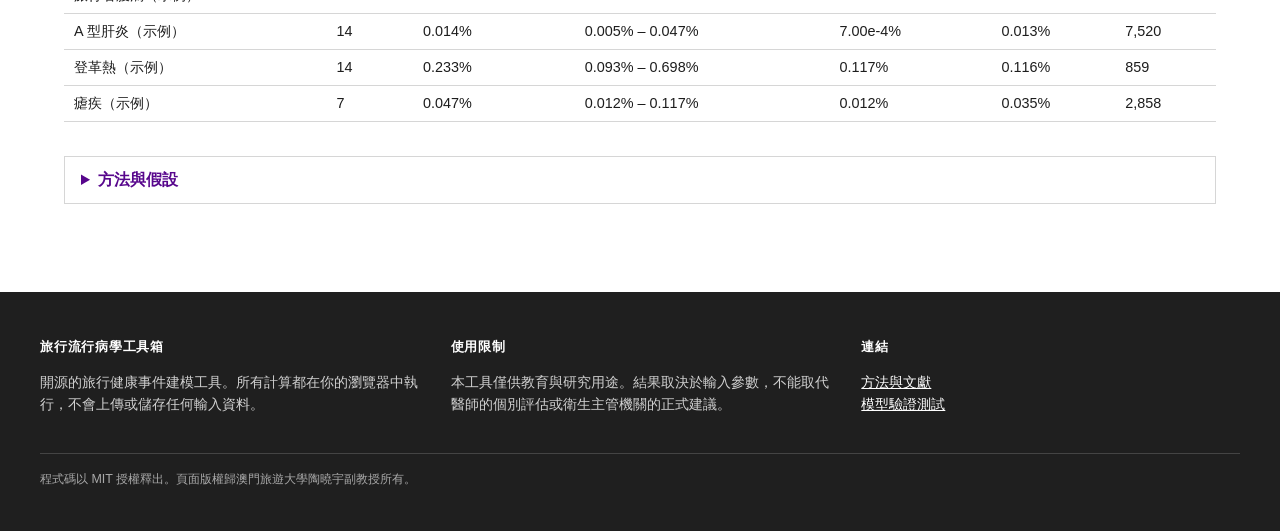
<file: travel-risk.html>
<!doctype html>
<html lang="zh-Hant">
<head>
<meta charset="utf-8">
<meta name="viewport" content="width=device-width, initial-scale=1">
<title>多段行程風險｜旅行流行病學工具箱</title>
<link rel="stylesheet" href="assets/css/style.css">
<script src="https://cdn.plot.ly/plotly-2.35.2.min.js"></script>
</head>
<body data-page="travel-risk">
<div id="site-header"></div>
<section class="hero hero-sm"><div class="inner"><p class="eyebrow">傳染病｜個人風險</p><h1>多段行程風險</h1><p>依行程各段的停留天數與發生率，估算至少發生一次事件的機率，以及防護措施的絕對風險降低與需治療人數。</p></div></section>
<main id="main" class="container">
  <div class="warn">表格預設的發生率與防護效力是示例數值，請換成 CDC Yellow Book、WHO 或文獻中與目的地、季節、旅行型態相符的數值。</div>
  <div class="error" id="error" role="alert" hidden></div>

  <h2>行程與風險項目</h2>
  <div class="table-wrap">
    <table class="data">
      <thead><tr><th>項目（目的地或疾病）</th><th>停留天數</th><th>發生率（每千旅客月）</th><th>下限</th><th>上限</th><th>防護效力（%）</th><th></th></tr></thead>
      <tbody id="legs"></tbody>
    </table>
  </div>
  <div class="btn-row">
    <button class="btn secondary" id="add">新增一列</button>
    <button class="btn" id="calc">計算</button>
    <button class="btn secondary" id="export">匯出 CSV</button>
  </div>

  <h2>結果</h2>
  <div class="kpis" id="kpis"></div>
  <div class="field check"><label><input type="checkbox" id="logy" checked> 縱軸使用對數尺度</label></div>
  <div id="chart" class="chart"></div>
  <div class="table-wrap" id="out"></div>

  <details><summary>方法與假設</summary>
    <div class="formula">每段風險 p = 1 − exp(−r × d / 30)
  r：每位旅客每月發生率（每千旅客月 ÷ 1000），d：停留天數
防護後 p' = 1 − exp(−r(1 − e) × d / 30)，e：防護效力
絕對風險降低 ARR = p − p'，需治療（接種）人數 NNT = ⌈1 / ARR⌉
整趟行程至少發生一項 = 1 − Π(1 − pᵢ)</div>
    <p class="note">假設發生率在停留期間固定，各項目彼此獨立。區間只反映發生率上下限的不確定性，整趟行程的區間假設各項目同時取上限或同時取下限。防護效力以點估計計算。</p>
  </details>
</main>
<div id="site-footer"></div>
<script src="assets/js/epi.js"></script>
<script src="assets/js/layout.js"></script>
<script>
const rows = [
  { name: '旅行者腹瀉（示例）', days: 14, rate: 300, lo: 200, hi: 500, eff: 0 },
  { name: 'A 型肝炎（示例）', days: 14, rate: 0.3, lo: 0.1, hi: 1, eff: 95 },
  { name: '登革熱（示例）', days: 14, rate: 5, lo: 2, hi: 15, eff: 50 },
  { name: '瘧疾（示例）', days: 7, rate: 2, lo: 0.5, hi: 5, eff: 75 }
];
const FIELDS = [
  ['days', '停留天數', 0.001, 3650], ['rate', '發生率', 0, 1e6],
  ['lo', '下限', 0, 1e6], ['hi', '上限', 0, 1e6], ['eff', '防護效力', 0, 100]
];
const tbody = document.getElementById('legs');

function render() {
  tbody.innerHTML = rows.map((r, i) => `<tr>
    <td><input data-i="${i}" data-k="name" value="${UI.esc(r.name)}" aria-label="第 ${i + 1} 列：項目"></td>
    ${FIELDS.map(([k, label]) => `<td><input type="number" step="any" data-i="${i}" data-k="${k}" value="${UI.esc(r[k])}" aria-label="第 ${i + 1} 列：${label}"></td>`).join('')}
    <td><button class="btn-link" data-del="${i}">刪除</button></td></tr>`).join('');
}
tbody.addEventListener('input', e => {
  const { i, k } = e.target.dataset;
  if (k) rows[Number(i)][k] = e.target.value;
});
tbody.addEventListener('click', e => {
  const i = e.target.dataset.del;
  if (i !== undefined) { rows.splice(Number(i), 1); render(); }
});
document.getElementById('add').addEventListener('click', () => {
  rows.push({ name: `項目 ${rows.length + 1}`, days: 7, rate: 1, lo: 0.5, hi: 2, eff: 0 });
  render();
});
render();

function readRows() {
  if (rows.length === 0) throw new Error('請至少輸入一列');
  return rows.map((r, i) => {
    const o = { name: String(r.name).trim() || `項目 ${i + 1}` };
    for (const [k, label, min, max] of FIELDS) {
      const raw = String(r[k]).trim(), v = Number(raw);
      if (raw === '' || !Number.isFinite(v) || v < min || v > max) {
        throw new Error(`第 ${i + 1} 列「${label}」應為 ${min} 到 ${max} 之間的數字`);
      }
      o[k] = v;
    }
    if (!(o.lo <= o.rate && o.rate <= o.hi)) throw new Error(`第 ${i + 1} 列需滿足：下限 ≤ 發生率 ≤ 上限`);
    return o;
  });
}
const risk = (rate, days, eff = 0) => Epi.riskFromRate(rate / 1000 * (1 - eff / 100), days / 30);

function compute() {
  const legs = readRows().map(o => {
    const p = risk(o.rate, o.days), pp = risk(o.rate, o.days, o.eff), arr = p - pp;
    return { ...o, p, pLo: risk(o.lo, o.days), pHi: risk(o.hi, o.days), pp, arr, nnt: arr > 0 ? Math.ceil(1 / arr) : Infinity };
  });
  const any = k => 1 - legs.reduce((s, l) => s * (1 - l[k]), 1);
  return { legs, total: any('p'), totalLo: any('pLo'), totalHi: any('pHi'), totalP: any('pp') };
}

const calc = UI.run('calc', () => {
  const r = compute();
  UI.kpis('kpis', [
    ['整趟行程至少發生一項（無防護）', `${UI.pct(r.total)}<br><small>${UI.pct(r.totalLo)} – ${UI.pct(r.totalHi)}</small>`],
    ['整趟行程至少發生一項（有防護）', UI.pct(r.totalP)],
    ['防護措施的整體絕對風險降低', UI.pct(r.total - r.totalP)],
    ['每 1,000 名旅客中受影響人數（無防護）', UI.fmt(r.total * 1000, 1)]
  ]);
  const names = r.legs.map(l => l.name);
  UI.plot('chart', [
    {
      type: 'bar', name: '無防護', x: names, y: r.legs.map(l => l.p * 100),
      error_y: { type: 'data', symmetric: false, array: r.legs.map(l => (l.pHi - l.p) * 100), arrayminus: r.legs.map(l => (l.p - l.pLo) * 100), color: '#330662' }
    },
    { type: 'bar', name: '有防護', x: names, y: r.legs.map(l => l.pp * 100) }
  ], {
    title: '各項目在停留期間的發生機率', barmode: 'group',
    yaxis: { title: '機率（%）', type: UI.checked('logy') ? 'log' : 'linear' }
  });
  document.getElementById('out').innerHTML = `<table class="data"><thead><tr>
    <th>項目</th><th>天數</th><th>無防護風險</th><th>區間</th><th>有防護風險</th><th>ARR</th><th>NNT</th></tr></thead><tbody>
    ${r.legs.map(l => `<tr><td>${UI.esc(l.name)}</td><td>${UI.fmt(l.days, 1)}</td><td>${UI.pct(l.p, 3)}</td>
      <td>${UI.pct(l.pLo, 3)} – ${UI.pct(l.pHi, 3)}</td><td>${UI.pct(l.pp, 3)}</td><td>${UI.pct(l.arr, 3)}</td>
      <td>${Number.isFinite(l.nnt) ? UI.fmt(l.nnt, 0) : '—'}</td></tr>`).join('')}
    </tbody></table>`;
});
calc();
document.getElementById('logy').addEventListener('change', calc);

document.getElementById('export').addEventListener('click', () => {
  const box = document.getElementById('error');
  try {
    box.hidden = true;
    const r = compute();
    UI.downloadCSV('travel-risk.csv', [
      ['項目', '停留天數', '發生率(每千旅客月)', '下限', '上限', '防護效力(%)', '無防護風險', '風險下限', '風險上限', '有防護風險', 'ARR', 'NNT'],
      ...r.legs.map(l => [l.name, l.days, l.rate, l.lo, l.hi, l.eff, l.p, l.pLo, l.pHi, l.pp, l.arr, Number.isFinite(l.nnt) ? l.nnt : '']),
      ['整趟行程', '', '', '', '', '', r.total, r.totalLo, r.totalHi, r.totalP, r.total - r.totalP, '']
    ]);
  } catch (e) { box.textContent = e.message; box.hidden = false; }
});
</script>
</body>
</html>
</file>
<file: assets/css/style.css>
:root {
  --violet: #57068c;
  --violet-dark: #330662;
  --violet-mid: #702b9d;
  --violet-light: #f1e9f7;
  --ink: #1d1d1d;
  --gray: #5f5f5f;
  --line: #d6d6d6;
  --bg-alt: #f4f4f4;
  --warn: #b35c00;
  --danger: #b00020;
  --font: "Helvetica Neue", Helvetica, Arial, "Noto Sans TC", "PingFang TC", "Microsoft JhengHei", sans-serif;
  --mono: "SFMono-Regular", Consolas, "Liberation Mono", monospace;
}
* { box-sizing: border-box; }
html { scroll-behavior: smooth; }
body { margin: 0; font-family: var(--font); color: var(--ink); line-height: 1.6; background: #fff; }
a { color: var(--violet); }
a:hover { color: var(--violet-dark); }
h1, h2, h3 { line-height: 1.25; }
h2 { font-size: 1.5rem; color: var(--violet); margin: 2.2rem 0 .8rem; }
h3 { font-size: 1.1rem; margin: 0 0 .6rem; }

.skip { position: absolute; left: -999px; top: 0; background: #fff; padding: 8px 12px; z-index: 10; }
.skip:focus { left: 8px; }

/* 頁首 */
.topbar { background: var(--violet); color: #fff; }
.topbar .inner { max-width: 1200px; margin: 0 auto; padding: 0 24px; height: 68px; display: flex; align-items: center; justify-content: space-between; }
.brand { color: #fff; text-decoration: none; font-weight: 700; font-size: 1.3rem; letter-spacing: .02em; }
.brand:hover { color: #fff; }
.brand small { display: block; font-weight: 400; font-size: .7rem; letter-spacing: .14em; text-transform: uppercase; opacity: .85; }
.menu-toggle { display: none; background: none; border: 2px solid #fff; color: #fff; padding: 6px 14px; font: inherit; font-weight: 700; cursor: pointer; }
.nav { background: #fff; border-bottom: 1px solid var(--line); }
.nav ul { max-width: 1200px; margin: 0 auto; padding: 0 16px; list-style: none; display: flex; flex-wrap: wrap; }
.nav a { display: block; padding: 14px 10px 11px; color: var(--ink); text-decoration: none; font-size: .82rem; font-weight: 700; letter-spacing: .04em; text-transform: uppercase; border-bottom: 3px solid transparent; }
.nav a:hover, .nav a.active { color: var(--violet); border-bottom-color: var(--violet); }

/* 主視覺 */
.hero { background: var(--violet-dark); color: #fff; padding: 64px 24px; }
.hero .inner { max-width: 1200px; margin: 0 auto; }
.hero h1 { font-size: 2.7rem; margin: 0 0 14px; font-weight: 700; }
.hero p { font-size: 1.12rem; max-width: 800px; margin: 0; opacity: .93; }
.hero-sm { padding: 40px 24px; background: linear-gradient(90deg, var(--violet-dark), var(--violet)); }
.hero-sm h1 { font-size: 2.1rem; }
.eyebrow { text-transform: uppercase; letter-spacing: .14em; font-size: .78rem !important; font-weight: 700; margin-bottom: 8px !important; opacity: .8; }

/* 版面 */
.container { max-width: 1200px; margin: 0 auto; padding: 32px 24px 72px; }
.grid { display: grid; gap: 24px; }
.grid-2 { grid-template-columns: minmax(280px, 380px) minmax(0, 1fr); align-items: start; }
.grid-halves { grid-template-columns: 1fr 1fr; }
.cards { grid-template-columns: repeat(auto-fill, minmax(270px, 1fr)); }
.card { border: 1px solid var(--line); border-top: 5px solid var(--violet); padding: 22px; display: flex; flex-direction: column; background: #fff; transition: box-shadow .15s; }
.card:hover { box-shadow: 0 6px 20px rgba(0,0,0,.08); }
.card p { flex: 1; margin: 0 0 14px; color: #333; font-size: .95rem; }
.card .tag { flex: 0; font-size: .72rem; font-weight: 700; text-transform: uppercase; letter-spacing: .1em; color: var(--violet-mid); margin: 0 0 6px; }
.more { font-weight: 700; text-decoration: none; text-transform: uppercase; font-size: .8rem; letter-spacing: .06em; }
.panel { background: var(--bg-alt); padding: 22px; }
.panel h3 { color: var(--violet); }

/* 表單 */
.field { margin-bottom: 14px; }
.field label { display: block; font-weight: 700; font-size: .85rem; margin-bottom: 4px; }
.field .hint { font-size: .76rem; color: var(--gray); margin-top: 3px; }
.field.check label { font-weight: 400; display: flex; gap: 8px; align-items: center; }
input, select, textarea { width: 100%; padding: 8px 10px; border: 1px solid #8c8c8c; border-radius: 0; font: inherit; background: #fff; color: var(--ink); }
input[type="checkbox"] { width: auto; }
textarea { font-family: var(--mono); font-size: .85rem; }
input:focus, select:focus, textarea:focus, button:focus-visible, a:focus-visible { outline: 3px solid var(--violet); outline-offset: 1px; }
.row-2 { display: grid; grid-template-columns: 1fr 1fr; gap: 12px; }
.btn { background: var(--violet); color: #fff; border: 2px solid var(--violet); padding: 10px 24px; font: inherit; font-weight: 700; font-size: .85rem; letter-spacing: .06em; text-transform: uppercase; cursor: pointer; }
.btn:hover { background: var(--violet-dark); border-color: var(--violet-dark); }
.btn:disabled { opacity: .6; cursor: wait; }
.btn.secondary { background: #fff; color: var(--violet); }
.btn.secondary:hover { background: var(--violet-light); }
.btn-row { display: flex; gap: 12px; flex-wrap: wrap; margin-top: 8px; }
.btn-link { background: none; border: 0; color: var(--danger); cursor: pointer; font: inherit; text-decoration: underline; padding: 0; }

/* 結果 */
.kpis { display: grid; grid-template-columns: repeat(auto-fit, minmax(170px, 1fr)); gap: 14px; margin: 0 0 20px; }
.kpi { border: 1px solid var(--line); border-left: 4px solid var(--violet); padding: 12px 14px; }
.kpi .v { font-size: 1.5rem; font-weight: 700; color: var(--violet); word-break: break-word; }
.kpi .l { font-size: .8rem; color: var(--gray); }
.chart { width: 100%; height: 420px; margin-bottom: 18px; }
.chart.short { height: 340px; }
table.data { width: 100%; border-collapse: collapse; font-size: .9rem; margin-bottom: 18px; }
table.data th { background: var(--violet); color: #fff; text-align: left; padding: 8px 10px; font-weight: 700; }
table.data tbody th { background: var(--violet-light); color: var(--ink); }
table.data td { border-bottom: 1px solid var(--line); padding: 6px 10px; vertical-align: middle; }
table.data td input, table.data td select { padding: 5px 6px; }
.table-wrap { overflow-x: auto; }
.pass { color: #1d7a3a; font-weight: 700; }
.fail { color: var(--danger); font-weight: 700; }

/* 提示 */
.note { font-size: .85rem; color: var(--gray); }
.formula { font-family: var(--mono); background: #fff; border: 1px solid var(--line); border-left: 4px solid var(--violet); padding: 12px 16px; overflow-x: auto; font-size: .86rem; white-space: pre; }
.warn { border-left: 4px solid var(--warn); background: #fff5e8; padding: 12px 16px; font-size: .92rem; margin: 0 0 16px; }
.error { border-left: 4px solid var(--danger); background: #fdecee; color: var(--danger); padding: 12px 16px; margin-bottom: 16px; font-weight: 700; }
details { margin: 16px 0; border: 1px solid var(--line); padding: 10px 16px; }
details summary { cursor: pointer; font-weight: 700; color: var(--violet); }

/* 分頁 */
.tabs { display: flex; flex-wrap: wrap; border-bottom: 3px solid var(--violet); margin-bottom: 20px; }
.tabs button { background: none; border: 0; padding: 10px 20px; font: inherit; font-weight: 700; cursor: pointer; color: var(--gray); }
.tabs button:hover { color: var(--violet); }
.tabs button.active { background: var(--violet); color: #fff; }
.tab-panel { display: none; }
.tab-panel.active { display: block; }

/* 頁尾 */
footer.site { background: #1f1f1f; color: #d0d0d0; padding: 44px 24px 28px; font-size: .86rem; }
footer.site .inner { max-width: 1200px; margin: 0 auto; }
footer.site strong { color: #fff; text-transform: uppercase; letter-spacing: .06em; font-size: .8rem; }
footer.site a { color: #fff; }
.footer-grid { display: grid; grid-template-columns: repeat(3, 1fr); gap: 32px; }
.fine { border-top: 1px solid #444; margin-top: 24px; padding-top: 16px; font-size: .78rem; color: #a8a8a8; }

@media (max-width: 900px) {
  .grid-2, .grid-halves, .footer-grid { grid-template-columns: 1fr; }
  .hero h1 { font-size: 1.9rem; }
  .menu-toggle { display: block; }
  .nav ul { display: none; flex-direction: column; }
  .nav.open ul { display: flex; }
}
@media print {
  .topbar, .nav, footer.site, .panel .btn-row { display: none; }
  .grid-2 { grid-template-columns: 1fr; }
}
</file>
